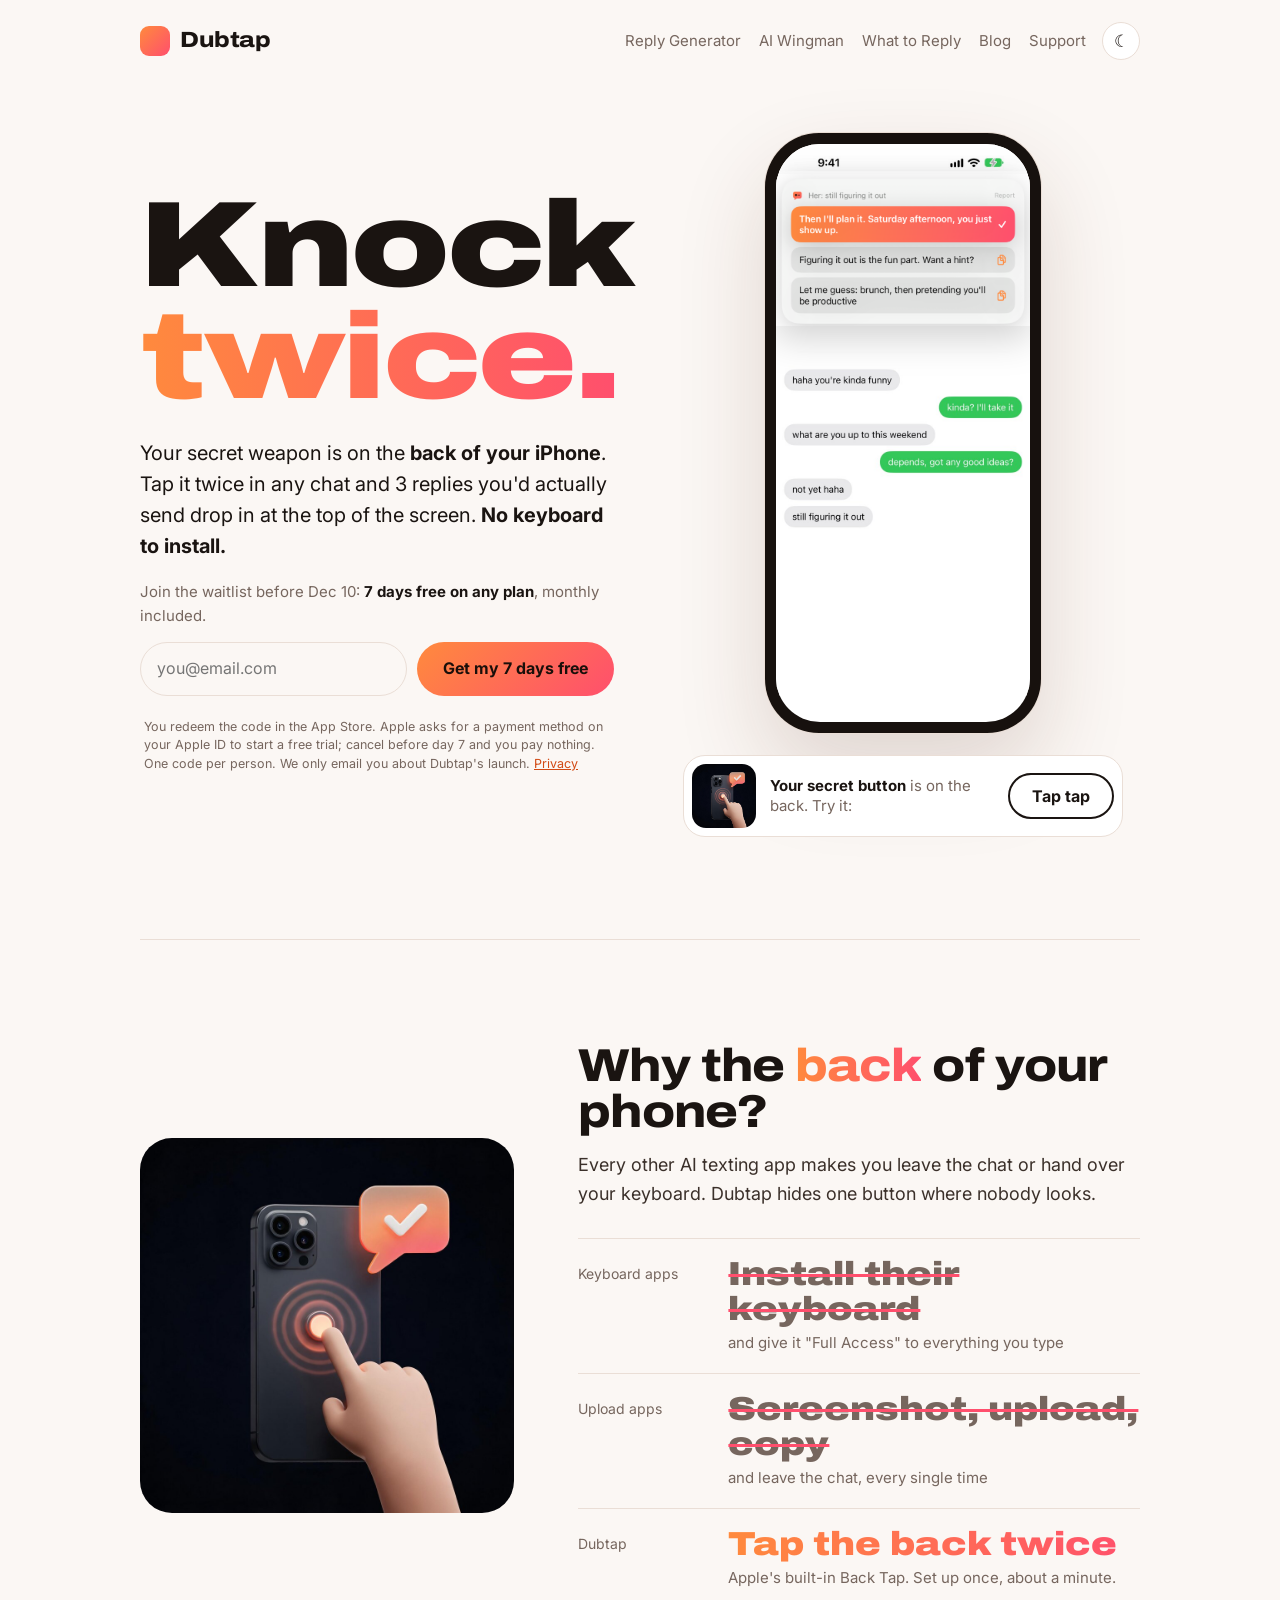
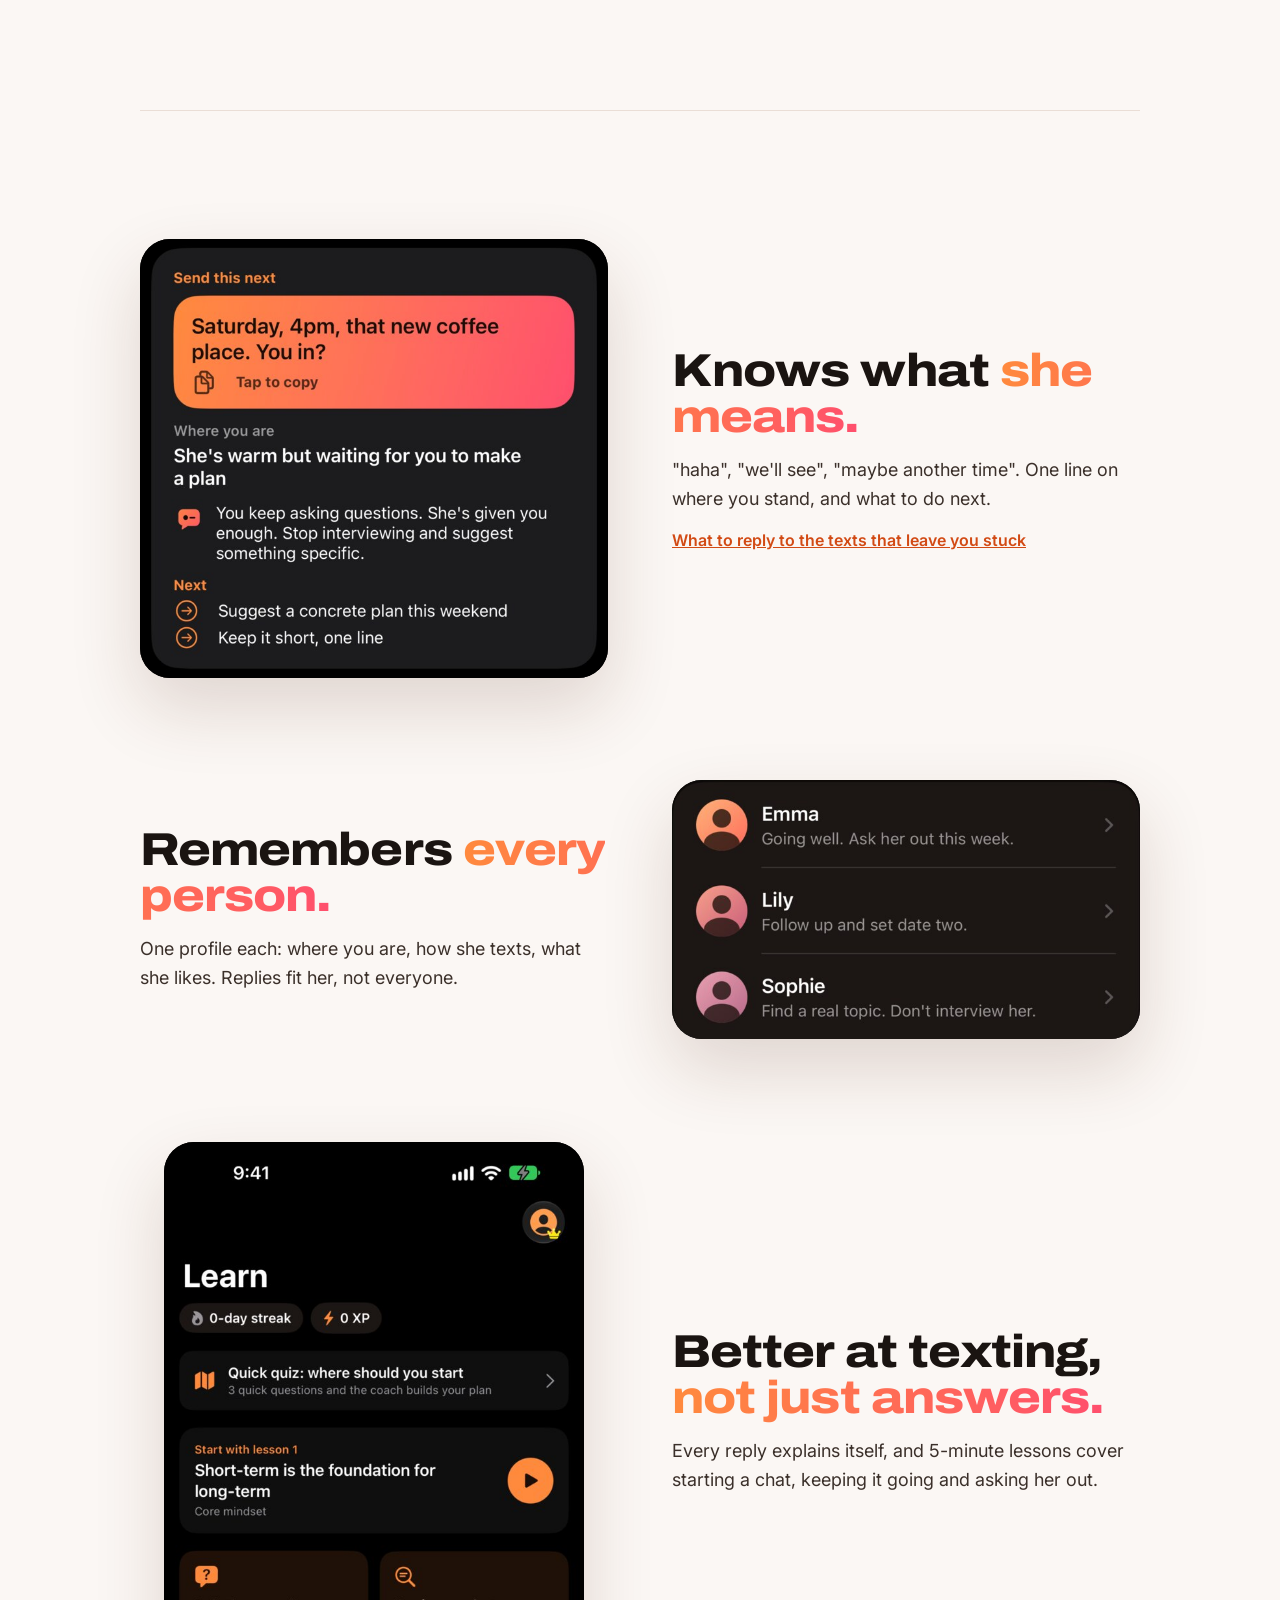
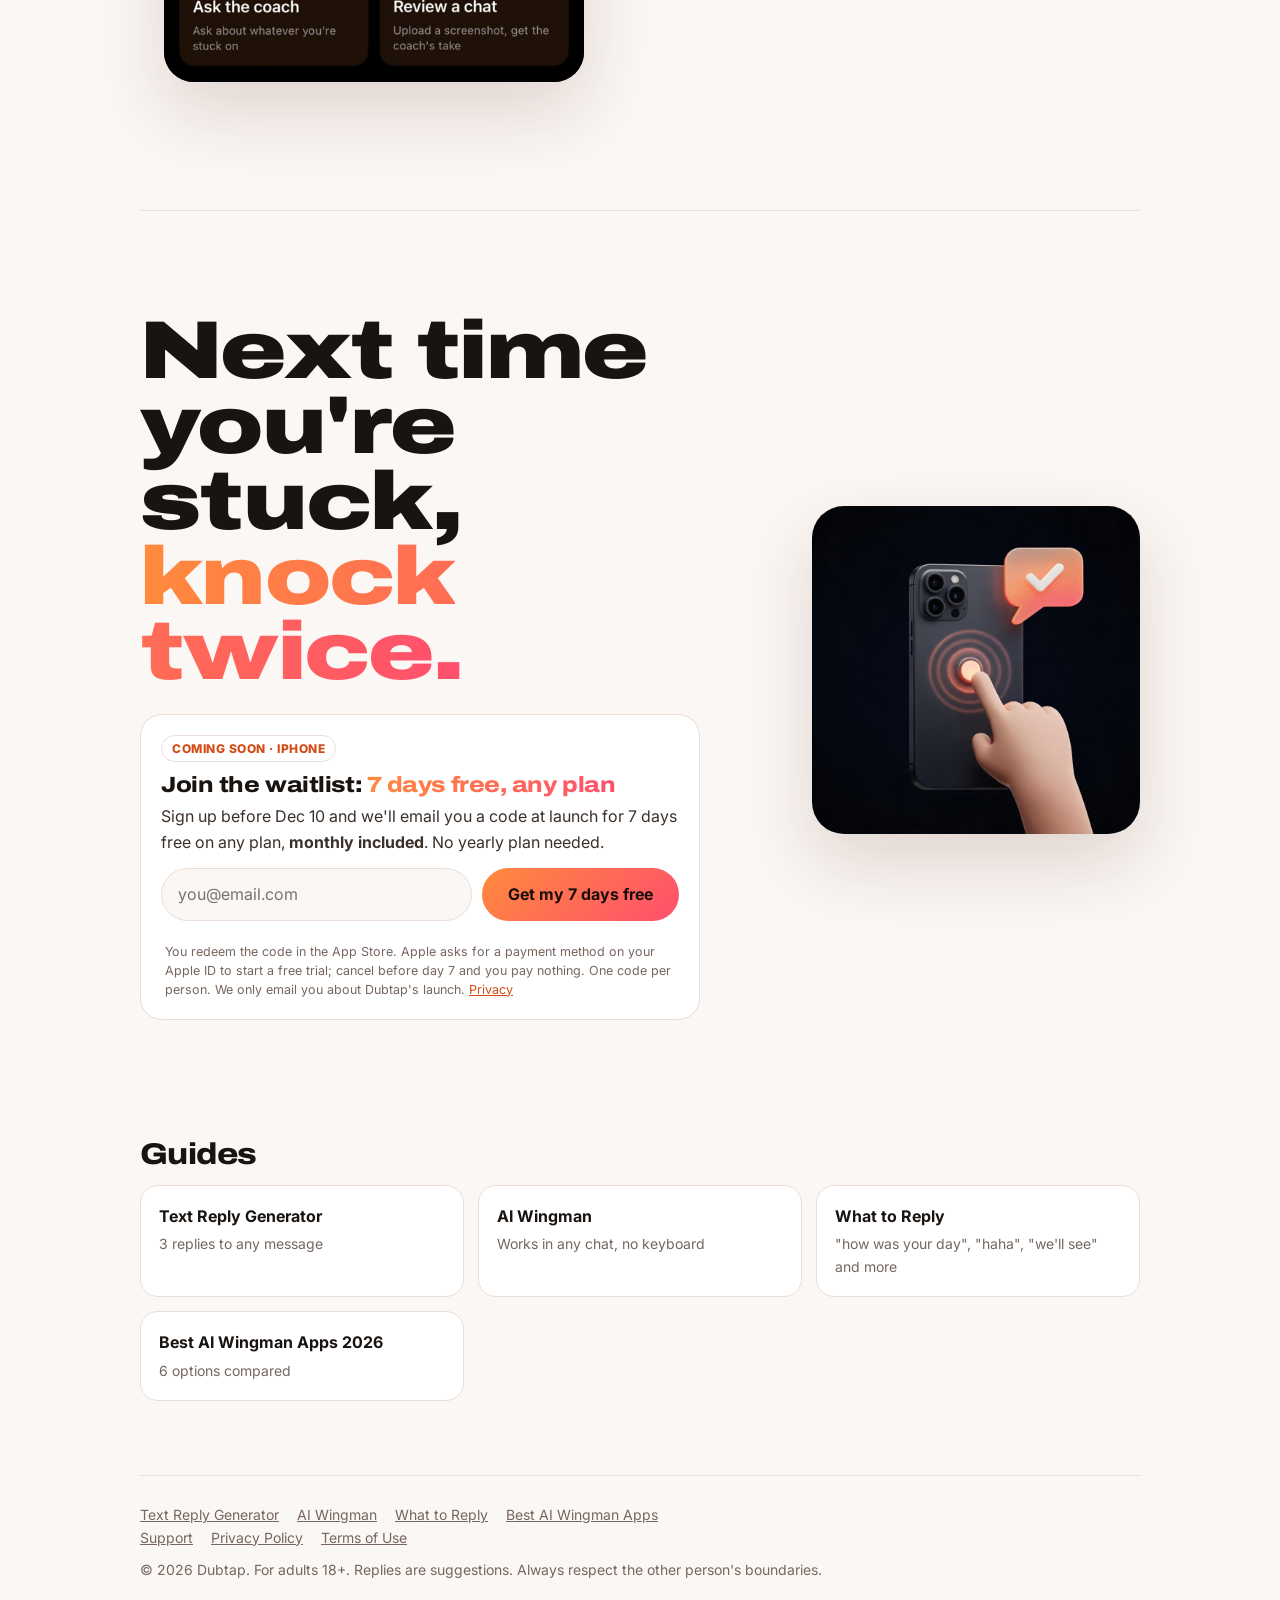
<file: index.html>
<!doctype html>
<html lang="en">
<head>
<meta charset="utf-8">
<meta name="viewport" content="width=device-width,initial-scale=1">
<!-- Google tag (gtag.js) -->
<script async src="https://www.googletagmanager.com/gtag/js?id=G-SCX7QS1SBQ"></script>
<script>window.dataLayer = window.dataLayer || []; function gtag(){dataLayer.push(arguments);} gtag('js', new Date()); gtag('config', 'G-SCX7QS1SBQ');</script>
<title>Dubtap: What to Text Her</title>
<meta name="description" content="Stuck on what to text back? Double-tap the back of your iPhone in any chat and get 3 replies you&#x27;d actually send, plus what her message really means.">
<link rel="canonical" href="https://dubtap.app/">
<meta property="og:site_name" content="Dubtap">
<meta property="og:type" content="website">
<meta property="og:url" content="https://dubtap.app/">
<meta property="og:title" content="Dubtap: What to Text Her">
<meta property="og:description" content="Stuck on what to text back? Double-tap the back of your iPhone in any chat and get 3 replies you&#x27;d actually send, plus what her message really means.">
<meta property="og:image" content="https://dubtap.app/assets/og.jpg">
<meta property="og:image:width" content="1200">
<meta property="og:image:height" content="630">
<meta name="twitter:card" content="summary_large_image">
<link rel="icon" href="/favicon.svg" type="image/svg+xml">
<link rel="icon" href="/favicon-32.png" sizes="32x32" type="image/png">
<link rel="apple-touch-icon" href="/apple-touch-icon.png">
<script>try{var t=localStorage.getItem("theme");if(t=="light"||t=="dark")document.documentElement.setAttribute("data-theme",t)}catch(e){}</script>
<link rel="preconnect" href="https://fonts.googleapis.com"><link rel="preconnect" href="https://fonts.gstatic.com" crossorigin><link href="https://fonts.googleapis.com/css2?family=Archivo:wdth,wght@100..125,500..900&family=Inter:wght@400;500;600;700&display=swap" rel="stylesheet">
<link rel="stylesheet" href="/assets/site.css">
<script type="application/ld+json">{"@context": "https://schema.org", "@type": "SoftwareApplication", "name": "Dubtap", "alternateName": "Dubtap: What to Text Her", "url": "https://dubtap.app/", "applicationCategory": "LifestyleApplication", "operatingSystem": "iOS 14 or later", "description": "AI texting assistant for iPhone. Double-tap the back of your iPhone in any chat to get 3 replies and what her message means. No keyboard to install.", "image": "https://dubtap.app/assets/og.jpg", "screenshot": "https://dubtap.app/assets/reply.jpg", "offers": {"@type": "Offer", "price": "0", "priceCurrency": "USD", "description": "Free download. Subscription with 7-day free trial on the yearly plan."}, "publisher": {"@type": "Organization", "name": "Dubtap", "url": "https://dubtap.app/"}}</script>
<script type="application/ld+json">{"@context": "https://schema.org", "@type": "WebSite", "name": "Dubtap", "url": "https://dubtap.app/"}</script>
<script src="/assets/theme.js" defer></script>
<script src="/assets/waitlist.js" defer></script>
</head>
<body>
<div class="wrap">
<header>
  <a class="brand" href="/"><span class="dot"></span>Dubtap</a>
  <div class="hdr-r"><nav><a href="/text-reply-generator/">Reply Generator</a><a href="/ai-wingman/">AI Wingman</a><a href="/what-she-means/">What to Reply</a><a href="/blog/best-ai-wingman-apps-2026/">Blog</a><a href="/support/">Support</a></nav><button class="theme" type="button" aria-label="Toggle light and dark mode" title="Light / dark"><span class="moon">☾</span><span class="sun">☀</span></button></div>
</header>
<main class="home">
<section class="h-hero">
  <div class="h-copy">
    <h1 class="h-title">Knock<br><span class="grad">twice.</span></h1>
    <p class="lede">Your secret weapon is on the <strong>back of your iPhone</strong>. Tap it twice in any chat and 3 replies you'd actually send drop in at the top of the screen. <strong>No keyboard to install.</strong></p>
    <p class="h-offer">Join the waitlist before Dec 10: <strong>7 days free on any plan</strong>, monthly included.</p>
    <div class="wl-box" id="waitlist"><form class="wl" data-source="/" novalidate><input type="email" name="email" placeholder="you@email.com" autocomplete="email" required aria-label="Email address"><input type="text" name="website" tabindex="-1" autocomplete="off" class="wl-hp" aria-hidden="true"><button type="submit" class="btn">Get my 7 days free</button><p class="wl-msg" role="status" aria-live="polite"></p></form><p class="wl-fine">You redeem the code in the App Store. Apple asks for a payment method on your Apple ID to start a free trial; cancel before day 7 and you pay nothing. One code per person. We only email you about Dubtap's launch. <a href="/privacy/">Privacy</a></p></div>
  </div>
  <div class="h-demo">
    <div class="h-phone" id="h-phone"><div class="h-screen">
      <img src="/assets/ui-chat.jpg" width="660" height="1434" alt="An iMessage chat: she says still figuring it out">
      <img class="h-card" id="h-card" src="/assets/ui-replies.png" width="660" height="395" alt="Dubtap's 3 replies at the top of the screen, the first one already copied">
    </div></div>
    <div class="h-strip">
      <img src="/assets/secret-button.jpg" width="900" height="900" alt="Illustration: a finger taps a glowing hidden button on the back of a phone and a reply flies out">
      <p><strong>Your secret button</strong> is on the back. Try it:</p>
      <button type="button" id="h-tt">Tap tap</button>
    </div>
  </div>
</section>

<section class="h-why">
  <div class="h-why-art"><img src="/assets/secret-button.jpg" width="900" height="900" loading="lazy" alt="Illustration of the secret button on the back of the phone"></div>
  <div>
    <h2 class="h-h2">Why the <span class="grad">back</span> of your phone?</h2>
    <p class="h-sub">Every other AI texting app makes you leave the chat or hand over your keyboard. Dubtap hides one button where nobody looks.</p>
    <ol class="h-ways">
      <li class="old"><span>Keyboard apps</span><b>Install their keyboard</b><em>and give it "Full Access" to everything you type</em></li>
      <li class="old"><span>Upload apps</span><b>Screenshot, upload, copy</b><em>and leave the chat, every single time</em></li>
      <li class="new"><span>Dubtap</span><b>Tap the back twice</b><em>Apple's built-in Back Tap. Set up once, about a minute.</em></li>
    </ol>
  </div>
</section>

<section class="h-feat">
  <div class="h-row">
    <div class="h-shot"><img src="/assets/ui-she-means.jpg" width="720" height="674" loading="lazy" alt="Dubtap card: send this next, and where you are with her"></div>
    <div><h2 class="h-h2">Knows what <span class="grad">she means.</span></h2><p class="h-sub">"haha", "we'll see", "maybe another time". One line on where you stand, and what to do next.</p><p class="h-link"><a href="/what-she-means/">What to reply to the texts that leave you stuck</a></p></div>
  </div>
  <div class="h-row flip">
    <div class="h-shot"><img src="/assets/ui-people.jpg" width="720" height="399" loading="lazy" alt="Dubtap people list: Emma, Lily, Sophie, each with a next step"></div>
    <div><h2 class="h-h2">Remembers <span class="grad">every person.</span></h2><p class="h-sub">One profile each: where you are, how she texts, what she likes. Replies fit her, not everyone.</p></div>
  </div>
  <div class="h-row">
    <div class="h-shot tall"><img src="/assets/ui-learn.jpg" width="600" height="773" loading="lazy" alt="Dubtap lessons screen"></div>
    <div><h2 class="h-h2">Better at texting, <span class="grad">not just answers.</span></h2><p class="h-sub">Every reply explains itself, and 5-minute lessons cover starting a chat, keeping it going and asking her out.</p></div>
  </div>
</section>

<section class="h-end">
  <div>
    <h2 class="h-title h-end-title">Next time you're stuck, <span class="grad">knock twice.</span></h2>
    <div class="wl-box"><div class="wl-head"><span class="wl-badge">Coming soon · iPhone</span><h3>Join the waitlist: <span class="grad">7 days free, any plan</span></h3><p>Sign up before Dec 10 and we'll email you a code at launch for 7 days free on any plan, <strong>monthly included</strong>. No yearly plan needed.</p></div><form class="wl" data-source="/#end" novalidate><input type="email" name="email" placeholder="you@email.com" autocomplete="email" required aria-label="Email address"><input type="text" name="website" tabindex="-1" autocomplete="off" class="wl-hp" aria-hidden="true"><button type="submit" class="btn">Get my 7 days free</button><p class="wl-msg" role="status" aria-live="polite"></p></form><p class="wl-fine">You redeem the code in the App Store. Apple asks for a payment method on your Apple ID to start a free trial; cancel before day 7 and you pay nothing. One code per person. We only email you about Dubtap's launch. <a href="/privacy/">Privacy</a></p></div>
  </div>
  <img class="h-end-art" src="/assets/secret-button.jpg" width="900" height="900" loading="lazy" alt="">
</section>

<section class="guides">
<h2 class="h-h2" style="font-size:30px">Guides</h2>
<div class="more"><a href="/text-reply-generator/">Text Reply Generator<span>3 replies to any message</span></a><a href="/ai-wingman/">AI Wingman<span>Works in any chat, no keyboard</span></a><a href="/what-she-means/">What to Reply<span>"how was your day", "haha", "we'll see" and more</span></a><a href="/blog/best-ai-wingman-apps-2026/">Best AI Wingman Apps 2026<span>6 options compared</span></a></div>
</section>
</main>
<footer>
  <a href="/text-reply-generator/">Text Reply Generator</a><a href="/ai-wingman/">AI Wingman</a><a href="/what-she-means/">What to Reply</a><a href="/blog/best-ai-wingman-apps-2026/">Best AI Wingman Apps</a><br><a href="/support/">Support</a><a href="/privacy/">Privacy Policy</a><a href="/terms/">Terms of Use</a>
  <div style="margin-top:10px">© 2026 Dubtap. For adults 18+. Replies are suggestions. Always respect the other person's boundaries.</div>
</footer>
</div>
<script>
(function(){
  var ph=document.getElementById('h-phone'),card=document.getElementById('h-card'),on=false,last=0;
  if(!ph||!card)return;
  function knock(){ph.classList.remove('knock');void ph.offsetWidth;ph.classList.add('knock');
    setTimeout(function(){on=!on;card.classList.toggle('on',on)},420);}
  document.getElementById('h-tt').addEventListener('click',knock);
  document.addEventListener('keydown',function(e){if(e.code!=='Space'||/INPUT|BUTTON|TEXTAREA/.test(document.activeElement.tagName))return;e.preventDefault();var t=Date.now();if(t-last<450){knock();last=0}else last=t;});
  if(!window.matchMedia||!matchMedia('(prefers-reduced-motion: reduce)').matches){setTimeout(knock,1400)}else{card.classList.add('on');on=true}
})();
</script>
</body>
</html>
</file>
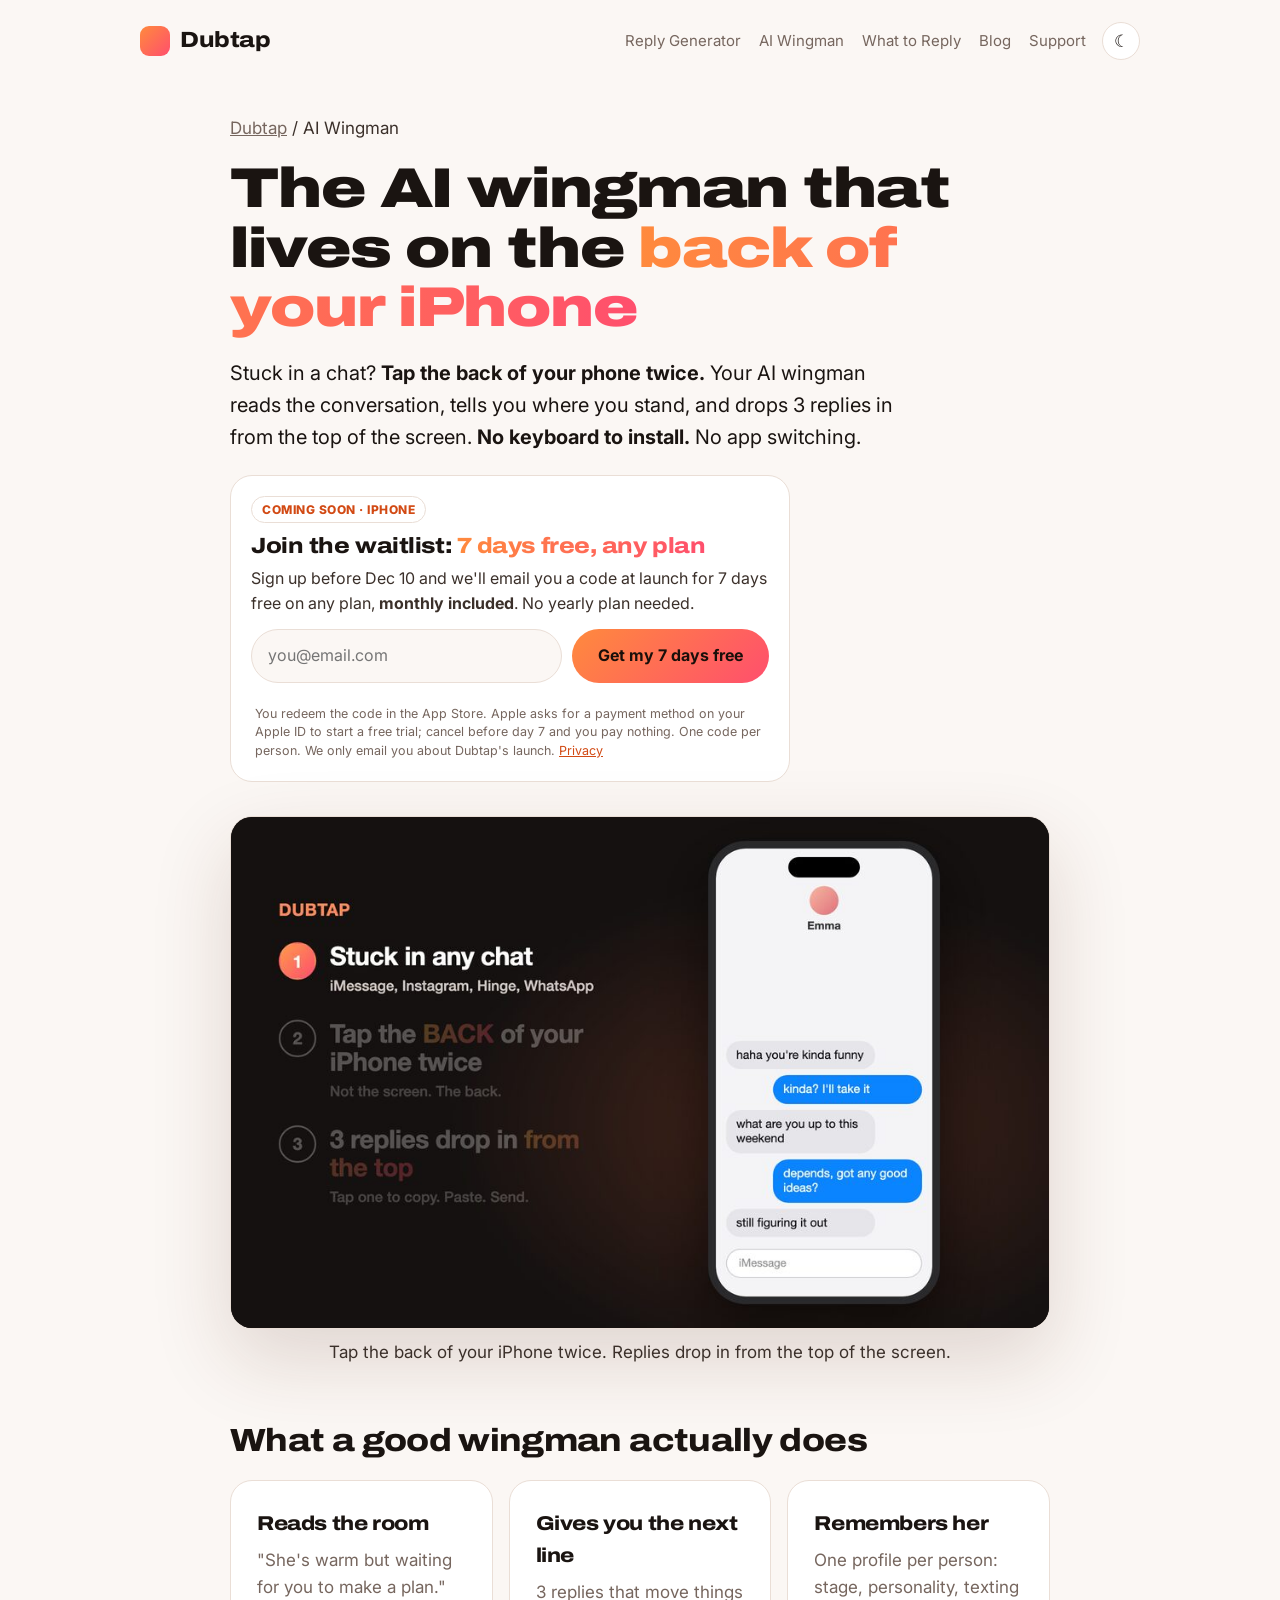
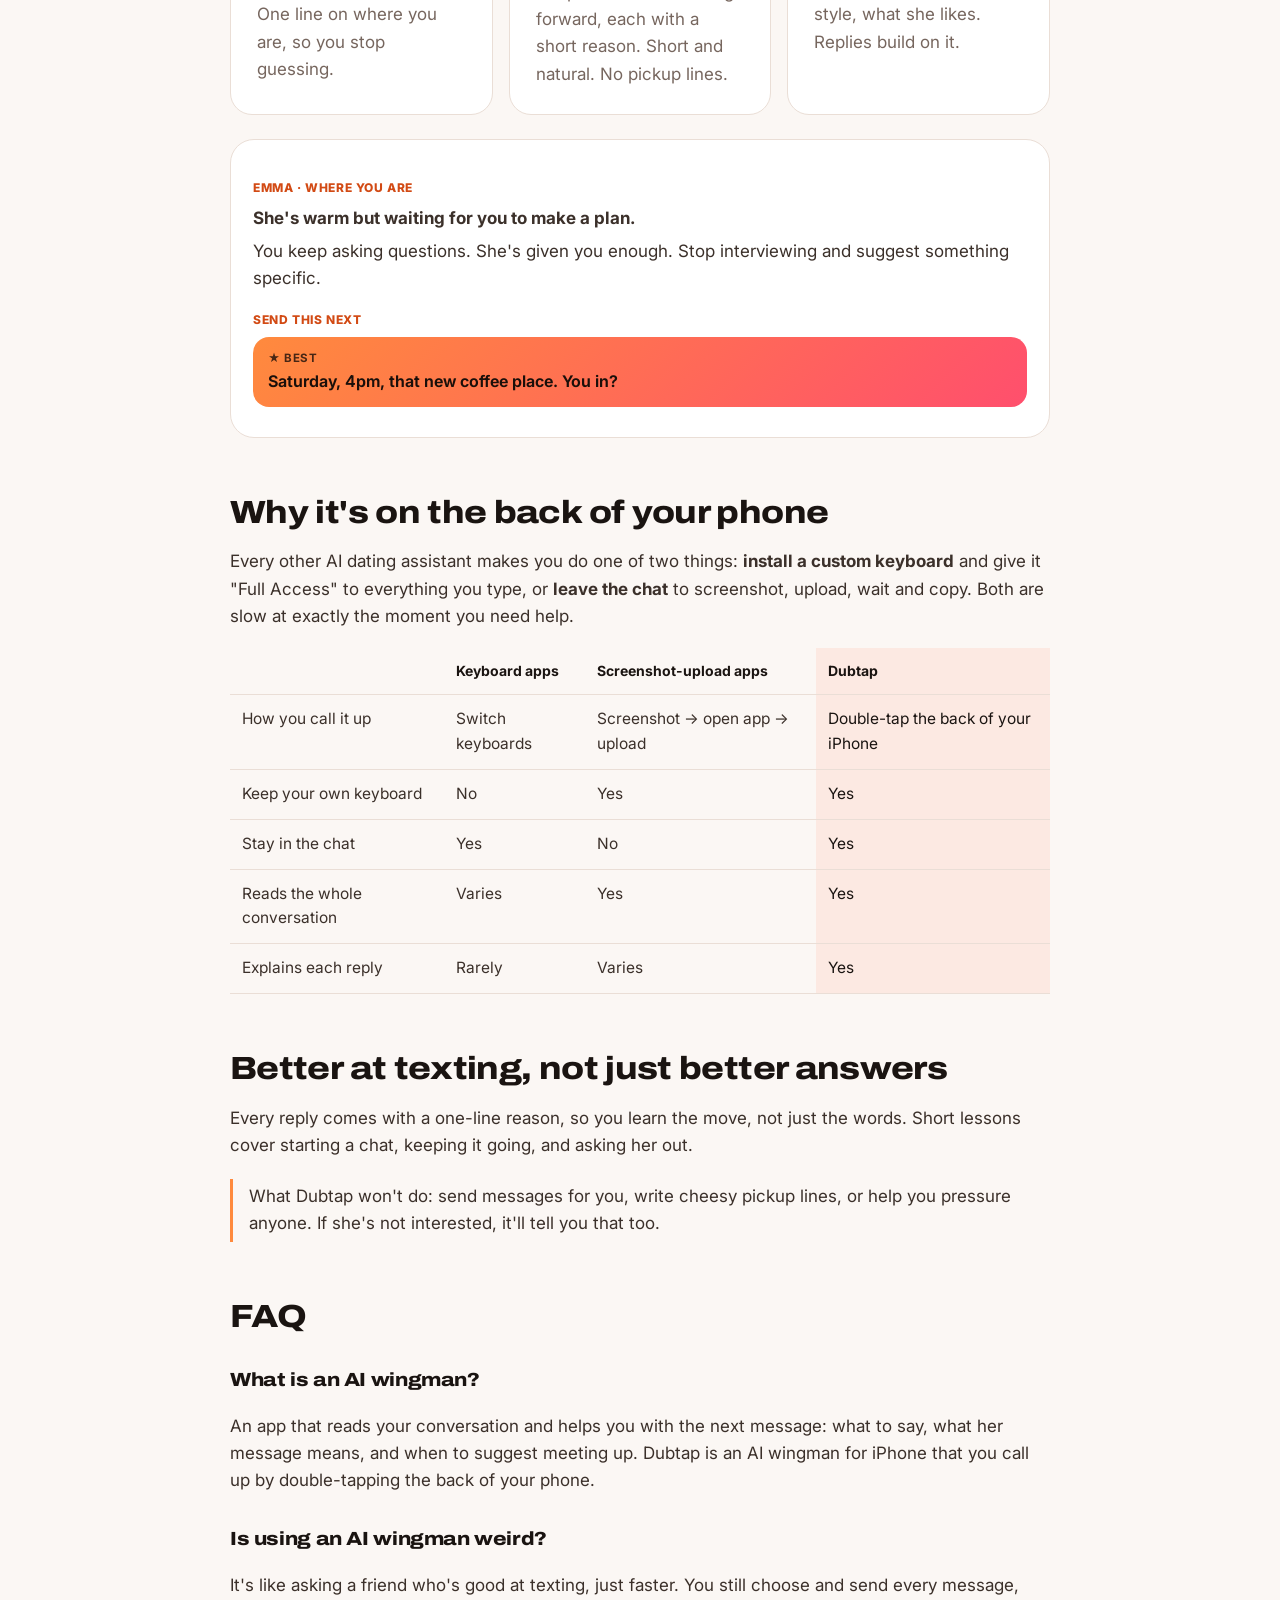
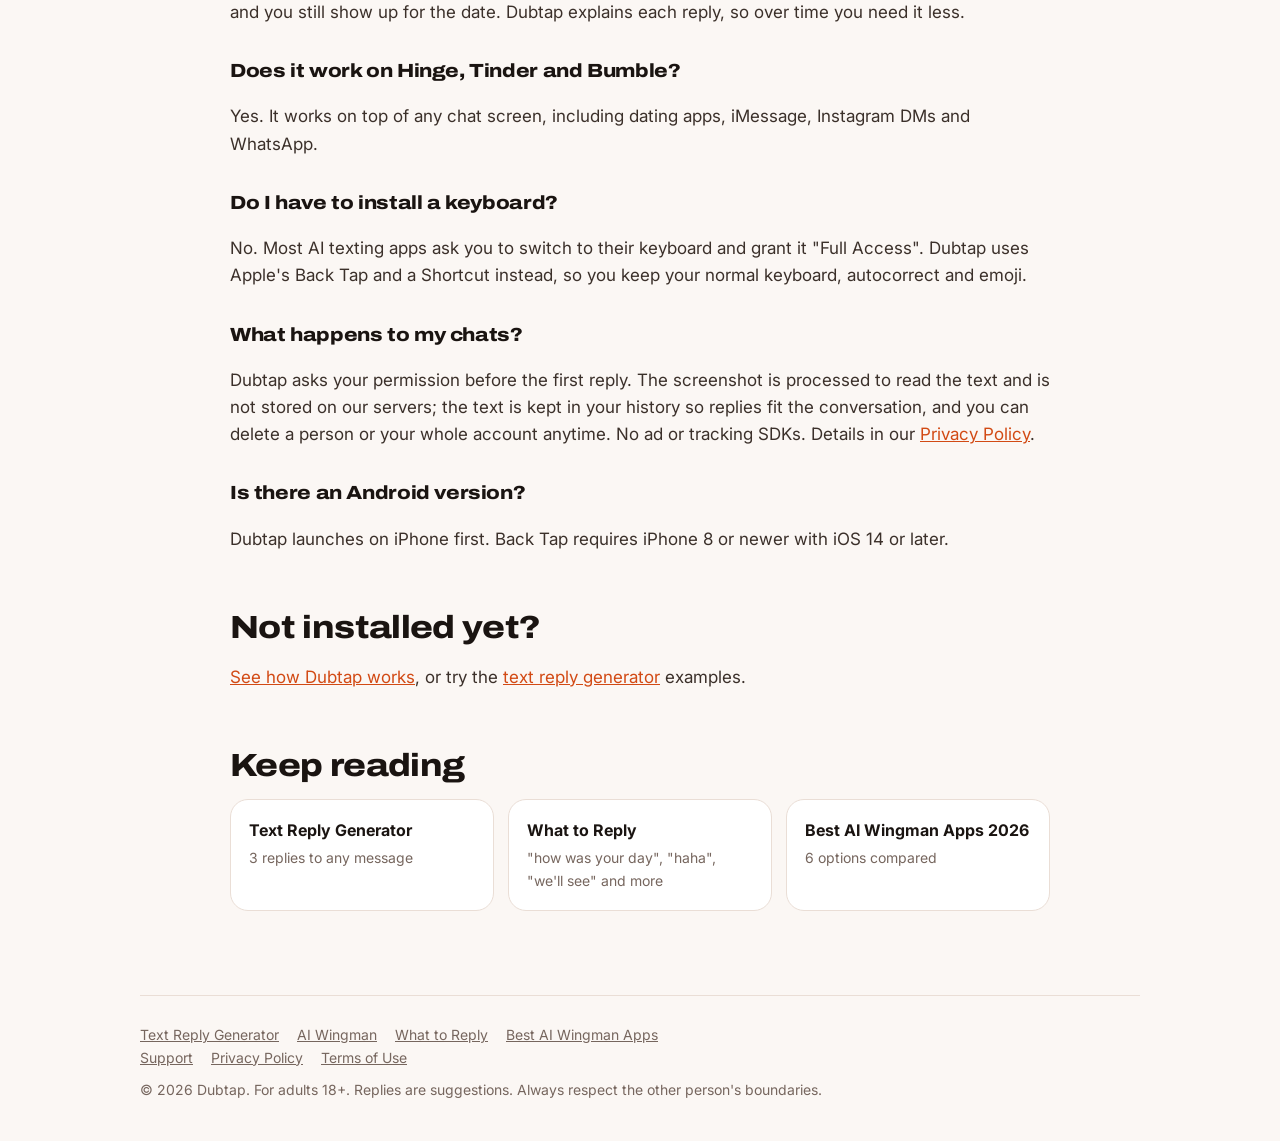
<file: ai-wingman/index.html>
<!doctype html>
<html lang="en">
<head>
<meta charset="utf-8">
<meta name="viewport" content="width=device-width,initial-scale=1">
<!-- Google tag (gtag.js) -->
<script async src="https://www.googletagmanager.com/gtag/js?id=G-SCX7QS1SBQ"></script>
<script>window.dataLayer = window.dataLayer || []; function gtag(){dataLayer.push(arguments);} gtag('js', new Date()); gtag('config', 'G-SCX7QS1SBQ');</script>
<title>AI Wingman for Texting, No Keyboard Needed | Dubtap</title>
<meta name="description" content="Dubtap is an AI wingman and dating assistant for iPhone. Double-tap the back of your phone in any chat to see where you stand and get 3 replies. No keyboard to install.">
<link rel="canonical" href="https://dubtap.app/ai-wingman/">
<meta property="og:site_name" content="Dubtap">
<meta property="og:type" content="website">
<meta property="og:url" content="https://dubtap.app/ai-wingman/">
<meta property="og:title" content="AI Wingman for Texting, No Keyboard Needed | Dubtap">
<meta property="og:description" content="Dubtap is an AI wingman and dating assistant for iPhone. Double-tap the back of your phone in any chat to see where you stand and get 3 replies. No keyboard to install.">
<meta property="og:image" content="https://dubtap.app/assets/og.jpg">
<meta property="og:image:width" content="1200">
<meta property="og:image:height" content="630">
<meta name="twitter:card" content="summary_large_image">
<link rel="icon" href="/favicon.svg" type="image/svg+xml">
<link rel="icon" href="/favicon-32.png" sizes="32x32" type="image/png">
<link rel="apple-touch-icon" href="/apple-touch-icon.png">
<script>try{var t=localStorage.getItem("theme");if(t=="light"||t=="dark")document.documentElement.setAttribute("data-theme",t)}catch(e){}</script>
<link rel="preconnect" href="https://fonts.googleapis.com"><link rel="preconnect" href="https://fonts.gstatic.com" crossorigin><link href="https://fonts.googleapis.com/css2?family=Archivo:wdth,wght@100..125,500..900&family=Inter:wght@400;500;600;700&display=swap" rel="stylesheet">
<link rel="stylesheet" href="/assets/site.css">
<script type="application/ld+json">{"@context": "https://schema.org", "@type": "FAQPage", "mainEntity": [{"@type": "Question", "name": "What is an AI wingman?", "acceptedAnswer": {"@type": "Answer", "text": "An app that reads your conversation and helps you with the next message: what to say, what her message means, and when to suggest meeting up. Dubtap is an AI wingman for iPhone that you call up by double-tapping the back of your phone."}}, {"@type": "Question", "name": "Is using an AI wingman weird?", "acceptedAnswer": {"@type": "Answer", "text": "It's like asking a friend who's good at texting, just faster. You still choose and send every message, and you still show up for the date. Dubtap explains each reply, so over time you need it less."}}, {"@type": "Question", "name": "Does it work on Hinge, Tinder and Bumble?", "acceptedAnswer": {"@type": "Answer", "text": "Yes. It works on top of any chat screen, including dating apps, iMessage, Instagram DMs and WhatsApp."}}, {"@type": "Question", "name": "Do I have to install a keyboard?", "acceptedAnswer": {"@type": "Answer", "text": "No. Most AI texting apps ask you to switch to their keyboard and grant it \"Full Access\". Dubtap uses Apple's Back Tap and a Shortcut instead, so you keep your normal keyboard, autocorrect and emoji."}}, {"@type": "Question", "name": "What happens to my chats?", "acceptedAnswer": {"@type": "Answer", "text": "Dubtap asks your permission before the first reply. The screenshot is processed to read the text and is not stored on our servers; the text is kept in your history so replies fit the conversation, and you can delete a person or your whole account anytime. No ad or tracking SDKs. Details in our Privacy Policy."}}, {"@type": "Question", "name": "Is there an Android version?", "acceptedAnswer": {"@type": "Answer", "text": "Dubtap launches on iPhone first. Back Tap requires iPhone 8 or newer with iOS 14 or later."}}]}</script>
<script type="application/ld+json">{"@context": "https://schema.org", "@type": "BreadcrumbList", "itemListElement": [{"@type": "ListItem", "position": 1, "name": "Dubtap", "item": "https://dubtap.app/"}, {"@type": "ListItem", "position": 2, "name": "AI Wingman", "item": "https://dubtap.app/ai-wingman/"}]}</script>
<script src="/assets/theme.js" defer></script>
<script src="/assets/waitlist.js" defer></script>
</head>
<body>
<div class="wrap">
<header>
  <a class="brand" href="/"><span class="dot"></span>Dubtap</a>
  <div class="hdr-r"><nav><a href="/text-reply-generator/">Reply Generator</a><a href="/ai-wingman/">AI Wingman</a><a href="/what-she-means/">What to Reply</a><a href="/blog/best-ai-wingman-apps-2026/">Blog</a><a href="/support/">Support</a></nav><button class="theme" type="button" aria-label="Toggle light and dark mode" title="Light / dark"><span class="moon">☾</span><span class="sun">☀</span></button></div>
</header>
<main class="page">
<p class="crumbs"><a href="/">Dubtap</a> / AI Wingman</p>
<h1>The AI wingman that lives on the <span class="grad">back of your iPhone</span></h1>
<p class="lede">Stuck in a chat? <strong>Tap the back of your phone twice.</strong> Your AI wingman reads the conversation, tells you where you stand, and drops 3 replies in from the top of the screen. <strong>No keyboard to install.</strong> No app switching.</p>
<div class="wl-box"><div class="wl-head"><span class="wl-badge">Coming soon · iPhone</span><h3>Join the waitlist: <span class="grad">7 days free, any plan</span></h3><p>Sign up before Dec 10 and we'll email you a code at launch for 7 days free on any plan, <strong>monthly included</strong>. No yearly plan needed.</p></div><form class="wl" data-source="/ai-wingman/" novalidate><input type="email" name="email" placeholder="you@email.com" autocomplete="email" required aria-label="Email address"><input type="text" name="website" tabindex="-1" autocomplete="off" class="wl-hp" aria-hidden="true"><button type="submit" class="btn">Get my 7 days free</button><p class="wl-msg" role="status" aria-live="polite"></p></form><p class="wl-fine">You redeem the code in the App Store. Apple asks for a payment method on your Apple ID to start a free trial; cancel before day 7 and you pay nothing. One code per person. We only email you about Dubtap's launch. <a href="/privacy/">Privacy</a></p></div>
<div class="gifbox"><video autoplay muted loop playsinline preload="metadata" width="960" height="600" poster="/assets/dubtap-double-tap-poster.jpg" aria-label="Double-tap the back of the iPhone, then 3 replies drop in from the top of the screen"><source src="/assets/dubtap-double-tap.mp4" type="video/mp4"></video></div><p class="cap">Tap the back of your iPhone twice. Replies drop in from the top of the screen.</p>

<h2>What a good wingman actually does</h2>
<div class="steps3">
  <div class="card"><h3>Reads the room</h3><p>"She's warm but waiting for you to make a plan." One line on where you are, so you stop guessing.</p></div>
  <div class="card"><h3>Gives you the next line</h3><p>3 replies that move things forward, each with a short reason. Short and natural. No pickup lines.</p></div>
  <div class="card"><h3>Remembers her</h3><p>One profile per person: stage, personality, texting style, what she likes. Replies build on it.</p></div>
</div>

<div class="chat">
  <div class="label">Emma · where you are</div>
  <p style="margin:0 0 6px"><strong>She's warm but waiting for you to make a plan.</strong></p>
  <p class="why" style="margin-top:0">You keep asking questions. She's given you enough. Stop interviewing and suggest something specific.</p>
  <div class="label">Send this next</div>
  <div class="rep best"><b>★ BEST</b>Saturday, 4pm, that new coffee place. You in?</div>
</div>

<h2>Why it's on the back of your phone</h2>
<p>Every other AI dating assistant makes you do one of two things: <strong>install a custom keyboard</strong> and give it "Full Access" to everything you type, or <strong>leave the chat</strong> to screenshot, upload, wait and copy. Both are slow at exactly the moment you need help.</p>
<div class="tbl"><table>
<tr><th></th><th>Keyboard apps</th><th>Screenshot-upload apps</th><th class="us">Dubtap</th></tr>
<tr><td>How you call it up</td><td>Switch keyboards</td><td>Screenshot → open app → upload</td><td class="us">Double-tap the back of your iPhone</td></tr>
<tr><td>Keep your own keyboard</td><td>No</td><td>Yes</td><td class="us">Yes</td></tr>
<tr><td>Stay in the chat</td><td>Yes</td><td>No</td><td class="us">Yes</td></tr>
<tr><td>Reads the whole conversation</td><td>Varies</td><td>Yes</td><td class="us">Yes</td></tr>
<tr><td>Explains each reply</td><td>Rarely</td><td>Varies</td><td class="us">Yes</td></tr>
</table></div>

<h2>Better at texting, not just better answers</h2>
<p>Every reply comes with a one-line reason, so you learn the move, not just the words. Short lessons cover starting a chat, keeping it going, and asking her out.</p>
<p class="note-box">What Dubtap won't do: send messages for you, write cheesy pickup lines, or help you pressure anyone. If she's not interested, it'll tell you that too.</p>

<h2>FAQ</h2>
<section class="faq">
<h3>What is an AI wingman?</h3><p>An app that reads your conversation and helps you with the next message: what to say, what her message means, and when to suggest meeting up. Dubtap is an AI wingman for iPhone that you call up by double-tapping the back of your phone.</p>
<h3>Is using an AI wingman weird?</h3><p>It's like asking a friend who's good at texting, just faster. You still choose and send every message, and you still show up for the date. Dubtap explains each reply, so over time you need it less.</p>
<h3>Does it work on Hinge, Tinder and Bumble?</h3><p>Yes. It works on top of any chat screen, including dating apps, iMessage, Instagram DMs and WhatsApp.</p>
<h3>Do I have to install a keyboard?</h3><p>No. Most AI texting apps ask you to switch to their keyboard and grant it "Full Access". Dubtap uses Apple's Back Tap and a Shortcut instead, so you keep your normal keyboard, autocorrect and emoji.</p>
<h3>What happens to my chats?</h3><p>Dubtap asks your permission before the first reply. The screenshot is processed to read the text and is not stored on our servers; the text is kept in your history so replies fit the conversation, and you can delete a person or your whole account anytime. No ad or tracking SDKs. Details in our <a href="/privacy/">Privacy Policy</a>.</p>
<h3>Is there an Android version?</h3><p>Dubtap launches on iPhone first. Back Tap requires iPhone 8 or newer with iOS 14 or later.</p>
</section>

<h2>Not installed yet?</h2>
<p><a href="/">See how Dubtap works</a>, or try the <a href="/text-reply-generator/">text reply generator</a> examples.</p>
<h2>Keep reading</h2><div class="more"><a href="/text-reply-generator/">Text Reply Generator<span>3 replies to any message</span></a><a href="/what-she-means/">What to Reply<span>"how was your day", "haha", "we'll see" and more</span></a><a href="/blog/best-ai-wingman-apps-2026/">Best AI Wingman Apps 2026<span>6 options compared</span></a></div>
</main>
<footer>
  <a href="/text-reply-generator/">Text Reply Generator</a><a href="/ai-wingman/">AI Wingman</a><a href="/what-she-means/">What to Reply</a><a href="/blog/best-ai-wingman-apps-2026/">Best AI Wingman Apps</a><br><a href="/support/">Support</a><a href="/privacy/">Privacy Policy</a><a href="/terms/">Terms of Use</a>
  <div style="margin-top:10px">© 2026 Dubtap. For adults 18+. Replies are suggestions. Always respect the other person's boundaries.</div>
</footer>
</div>

</body>
</html>
</file>
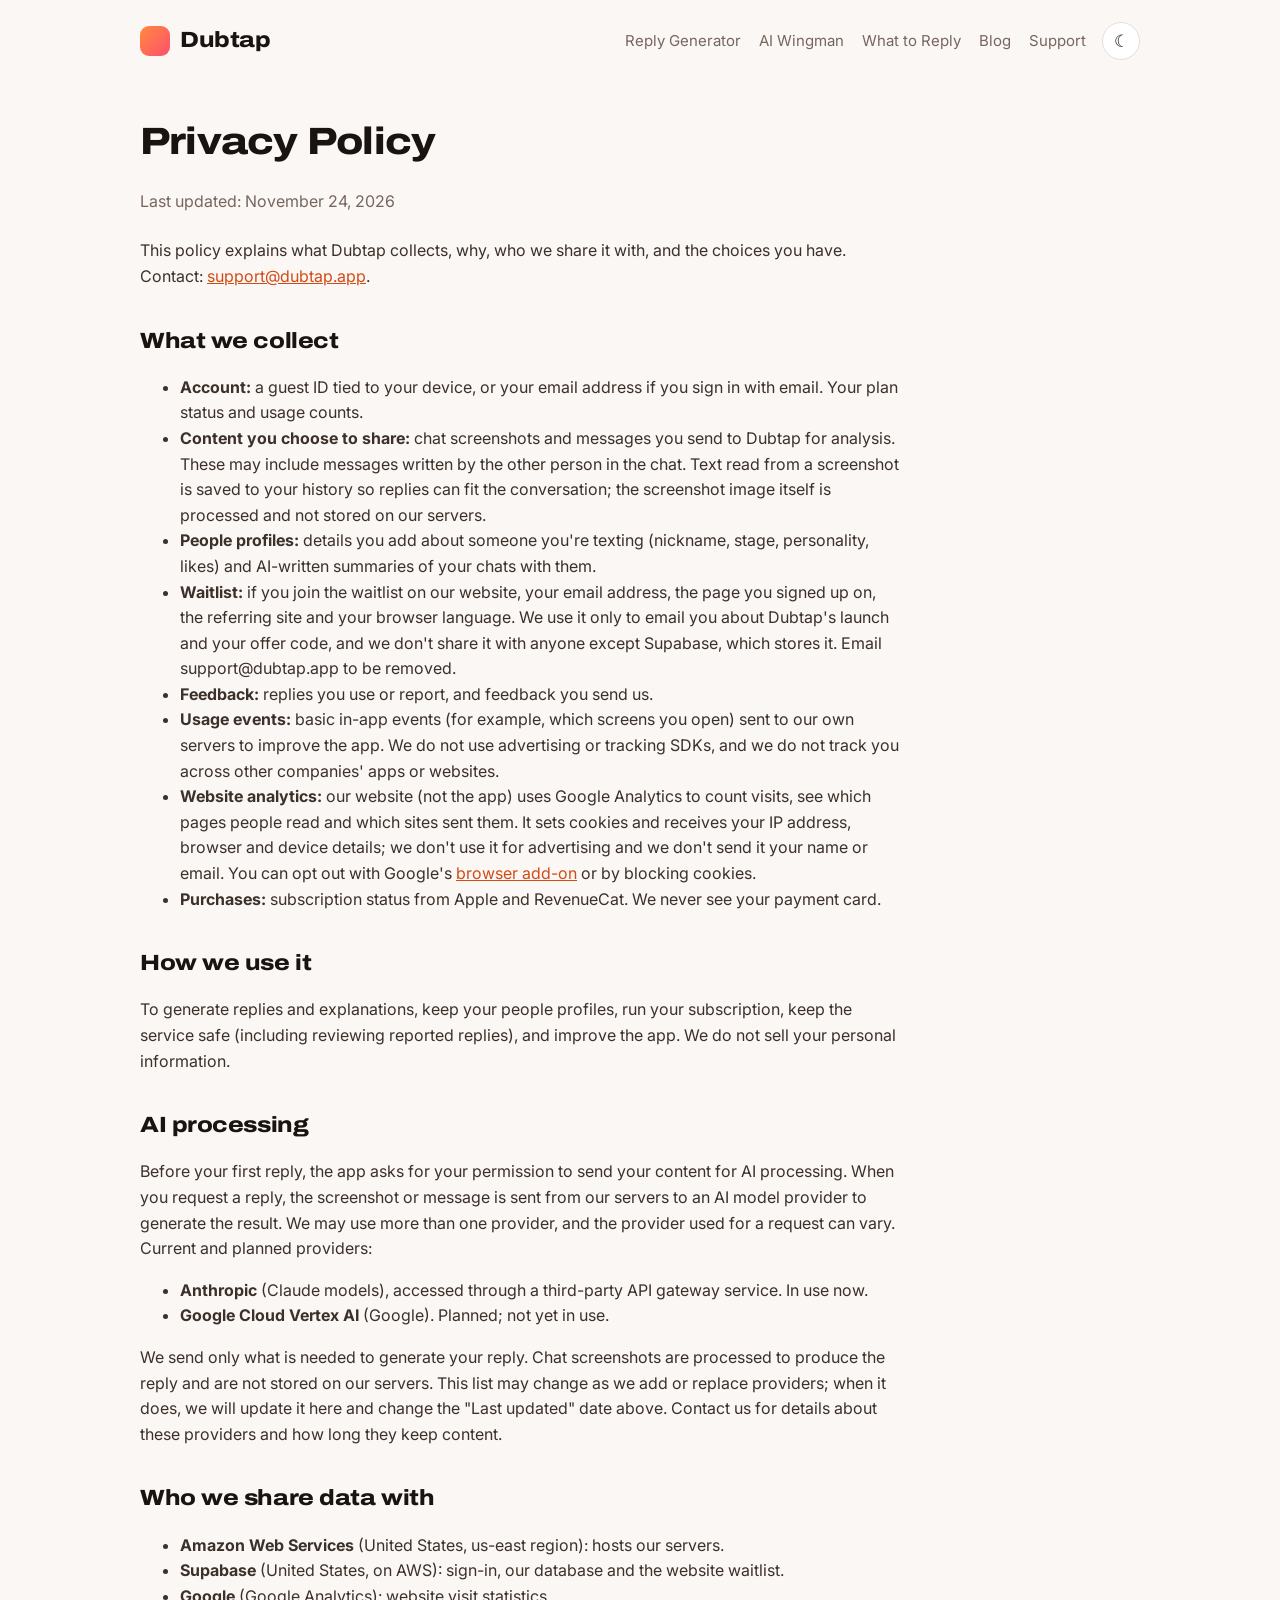
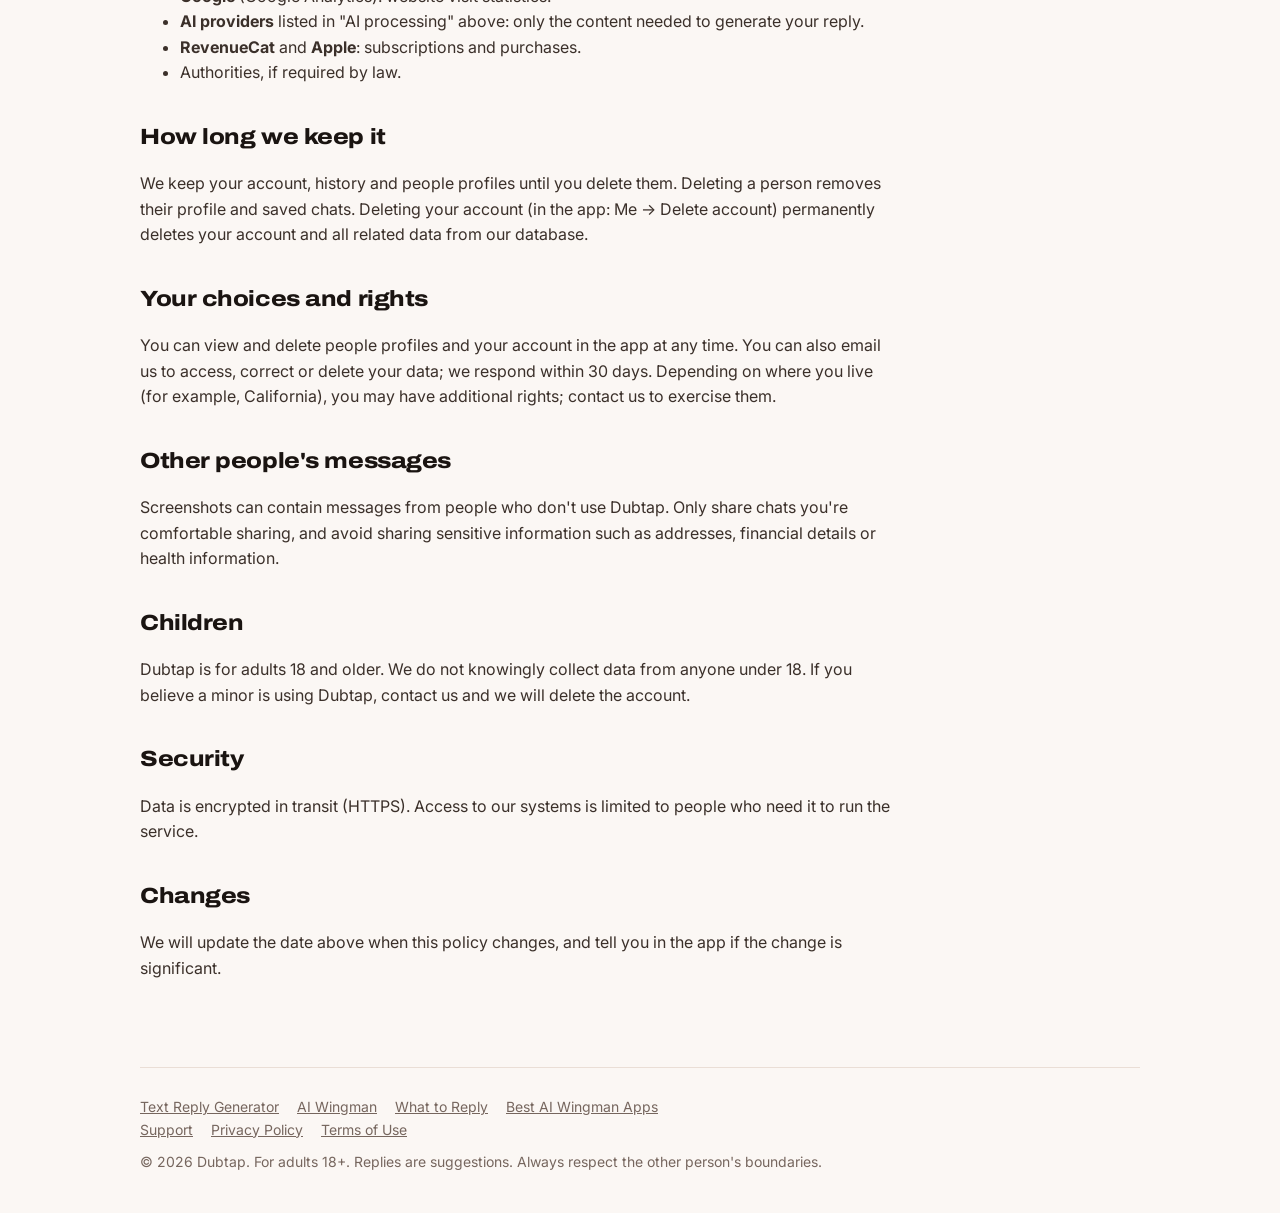
<file: privacy/index.html>
<!doctype html>
<html lang="en">
<head>
<meta charset="utf-8">
<meta name="viewport" content="width=device-width,initial-scale=1">
<!-- Google tag (gtag.js) -->
<script async src="https://www.googletagmanager.com/gtag/js?id=G-SCX7QS1SBQ"></script>
<script>window.dataLayer = window.dataLayer || []; function gtag(){dataLayer.push(arguments);} gtag('js', new Date()); gtag('config', 'G-SCX7QS1SBQ');</script>
<title>Dubtap Privacy Policy</title>
<meta name="description" content="What Dubtap collects, why, who we share it with, and how to delete your data.">
<link rel="canonical" href="https://dubtap.app/privacy/">
<meta property="og:site_name" content="Dubtap">
<meta property="og:type" content="website">
<meta property="og:url" content="https://dubtap.app/privacy/">
<meta property="og:title" content="Dubtap Privacy Policy">
<meta property="og:description" content="What Dubtap collects, why, who we share it with, and how to delete your data.">
<meta property="og:image" content="https://dubtap.app/assets/og.jpg">
<meta property="og:image:width" content="1200">
<meta property="og:image:height" content="630">
<meta name="twitter:card" content="summary_large_image">
<link rel="icon" href="/favicon.svg" type="image/svg+xml">
<link rel="icon" href="/favicon-32.png" sizes="32x32" type="image/png">
<link rel="apple-touch-icon" href="/apple-touch-icon.png">
<script>try{var t=localStorage.getItem("theme");if(t=="light"||t=="dark")document.documentElement.setAttribute("data-theme",t)}catch(e){}</script>
<link rel="preconnect" href="https://fonts.googleapis.com"><link rel="preconnect" href="https://fonts.gstatic.com" crossorigin><link href="https://fonts.googleapis.com/css2?family=Archivo:wdth,wght@100..125,500..900&family=Inter:wght@400;500;600;700&display=swap" rel="stylesheet">
<link rel="stylesheet" href="/assets/site.css">
<script src="/assets/theme.js" defer></script>
<script src="/assets/waitlist.js" defer></script>
</head>
<body>
<div class="wrap">
<header>
  <a class="brand" href="/"><span class="dot"></span>Dubtap</a>
  <div class="hdr-r"><nav><a href="/text-reply-generator/">Reply Generator</a><a href="/ai-wingman/">AI Wingman</a><a href="/what-she-means/">What to Reply</a><a href="/blog/best-ai-wingman-apps-2026/">Blog</a><a href="/support/">Support</a></nav><button class="theme" type="button" aria-label="Toggle light and dark mode" title="Light / dark"><span class="moon">☾</span><span class="sun">☀</span></button></div>
</header>
<main class="doc">
<h1>Privacy Policy</h1>
<p class="meta">Last updated: November 24, 2026</p>

<p>This policy explains what Dubtap collects, why, who we share it with, and the choices you have. Contact: <a href="mailto:support@dubtap.app">support@dubtap.app</a>.</p>

<h2>What we collect</h2>
<ul>
<li><strong>Account:</strong> a guest ID tied to your device, or your email address if you sign in with email. Your plan status and usage counts.</li>
<li><strong>Content you choose to share:</strong> chat screenshots and messages you send to Dubtap for analysis. These may include messages written by the other person in the chat. Text read from a screenshot is saved to your history so replies can fit the conversation; the screenshot image itself is processed and not stored on our servers.</li>
<li><strong>People profiles:</strong> details you add about someone you're texting (nickname, stage, personality, likes) and AI-written summaries of your chats with them.</li>
<li><strong>Waitlist:</strong> if you join the waitlist on our website, your email address, the page you signed up on, the referring site and your browser language. We use it only to email you about Dubtap's launch and your offer code, and we don't share it with anyone except Supabase, which stores it. Email support@dubtap.app to be removed.</li>
<li><strong>Feedback:</strong> replies you use or report, and feedback you send us.</li>
<li><strong>Usage events:</strong> basic in-app events (for example, which screens you open) sent to our own servers to improve the app. We do not use advertising or tracking SDKs, and we do not track you across other companies' apps or websites.</li>
<li><strong>Website analytics:</strong> our website (not the app) uses Google Analytics to count visits, see which pages people read and which sites sent them. It sets cookies and receives your IP address, browser and device details; we don't use it for advertising and we don't send it your name or email. You can opt out with Google's <a href="https://tools.google.com/dlpage/gaoptout">browser add-on</a> or by blocking cookies.</li>
<li><strong>Purchases:</strong> subscription status from Apple and RevenueCat. We never see your payment card.</li>
</ul>

<h2>How we use it</h2>
<p>To generate replies and explanations, keep your people profiles, run your subscription, keep the service safe (including reviewing reported replies), and improve the app. We do not sell your personal information.</p>

<h2>AI processing</h2>
<p>Before your first reply, the app asks for your permission to send your content for AI processing. When you request a reply, the screenshot or message is sent from our servers to an AI model provider to generate the result. We may use more than one provider, and the provider used for a request can vary. Current and planned providers:</p>
<ul>
<li><strong>Anthropic</strong> (Claude models), accessed through a third-party API gateway service. In use now.</li>
<li><strong>Google Cloud Vertex AI</strong> (Google). Planned; not yet in use.</li>
</ul>
<p>We send only what is needed to generate your reply. Chat screenshots are processed to produce the reply and are not stored on our servers. This list may change as we add or replace providers; when it does, we will update it here and change the "Last updated" date above. Contact us for details about these providers and how long they keep content.</p>

<h2>Who we share data with</h2>
<ul>
<li><strong>Amazon Web Services</strong> (United States, us-east region): hosts our servers.</li>
<li><strong>Supabase</strong> (United States, on AWS): sign-in, our database and the website waitlist.</li>
<li><strong>Google</strong> (Google Analytics): website visit statistics.</li>
<li><strong>AI providers</strong> listed in "AI processing" above: only the content needed to generate your reply.</li>
<li><strong>RevenueCat</strong> and <strong>Apple</strong>: subscriptions and purchases.</li>
<li>Authorities, if required by law.</li>
</ul>

<h2>How long we keep it</h2>
<p>We keep your account, history and people profiles until you delete them. Deleting a person removes their profile and saved chats. Deleting your account (in the app: Me → Delete account) permanently deletes your account and all related data from our database.</p>

<h2>Your choices and rights</h2>
<p>You can view and delete people profiles and your account in the app at any time. You can also email us to access, correct or delete your data; we respond within 30 days. Depending on where you live (for example, California), you may have additional rights; contact us to exercise them.</p>

<h2>Other people's messages</h2>
<p>Screenshots can contain messages from people who don't use Dubtap. Only share chats you're comfortable sharing, and avoid sharing sensitive information such as addresses, financial details or health information.</p>

<h2>Children</h2>
<p>Dubtap is for adults 18 and older. We do not knowingly collect data from anyone under 18. If you believe a minor is using Dubtap, contact us and we will delete the account.</p>

<h2>Security</h2>
<p>Data is encrypted in transit (HTTPS). Access to our systems is limited to people who need it to run the service.</p>

<h2>Changes</h2>
<p>We will update the date above when this policy changes, and tell you in the app if the change is significant.</p>
</main>
<footer>
  <a href="/text-reply-generator/">Text Reply Generator</a><a href="/ai-wingman/">AI Wingman</a><a href="/what-she-means/">What to Reply</a><a href="/blog/best-ai-wingman-apps-2026/">Best AI Wingman Apps</a><br><a href="/support/">Support</a><a href="/privacy/">Privacy Policy</a><a href="/terms/">Terms of Use</a>
  <div style="margin-top:10px">© 2026 Dubtap. For adults 18+. Replies are suggestions. Always respect the other person's boundaries.</div>
</footer>
</div>
</body>
</html>
</file>
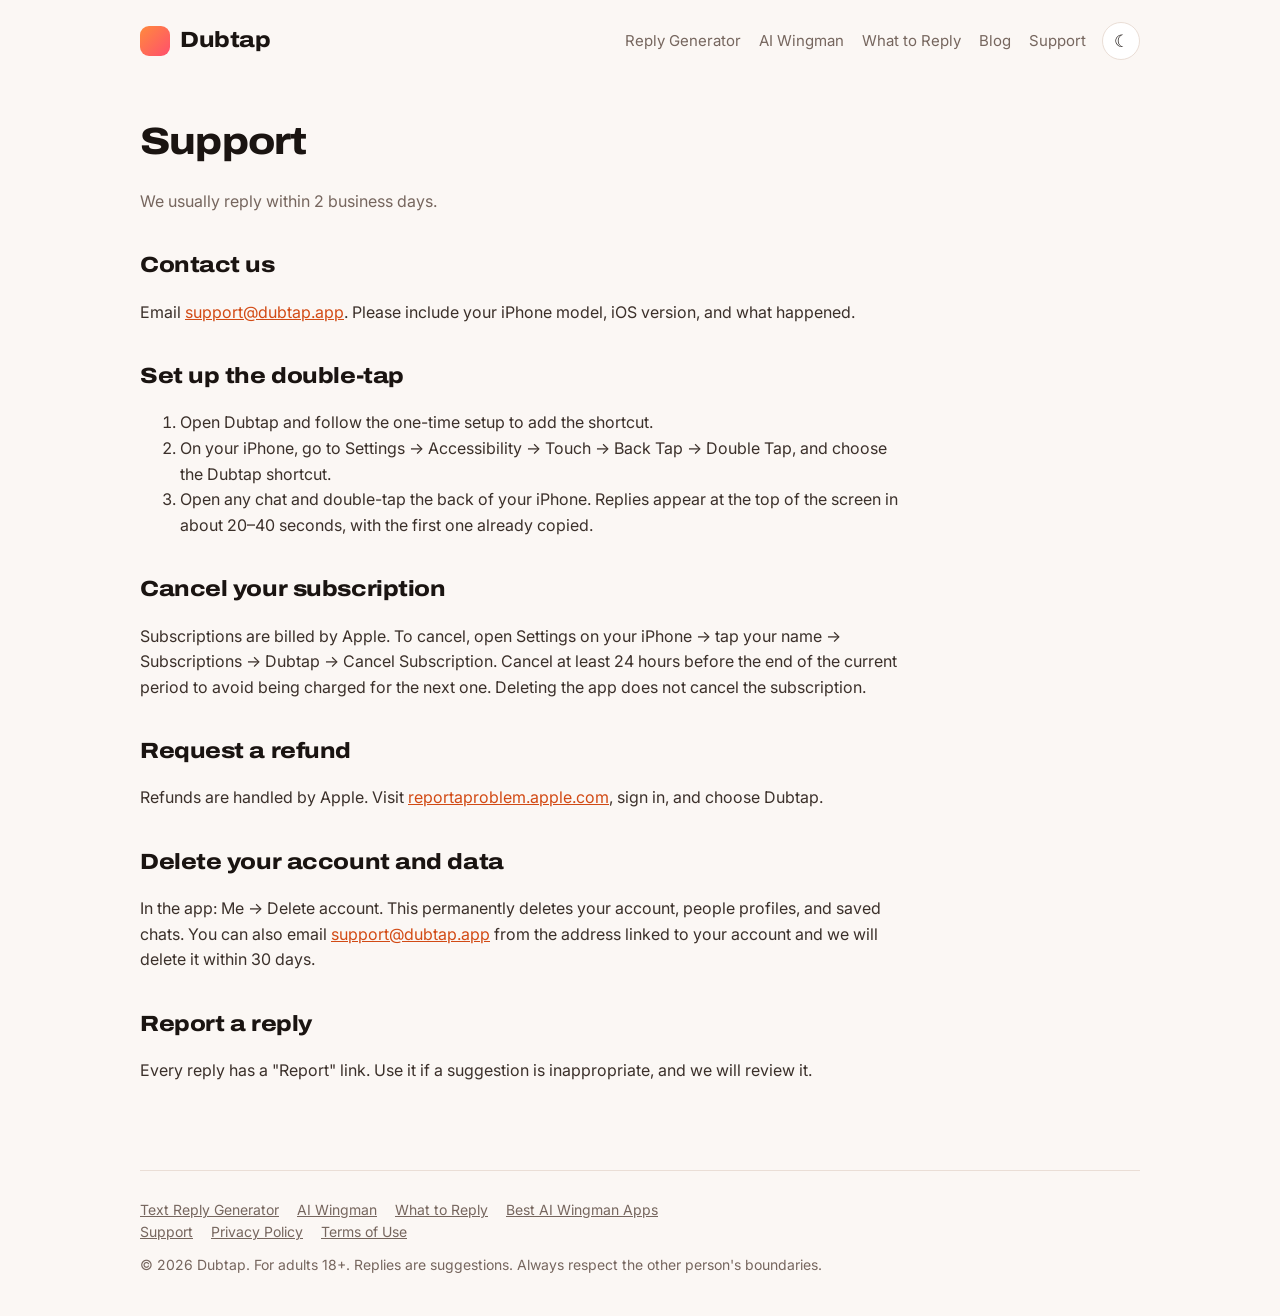
<file: support/index.html>
<!doctype html>
<html lang="en">
<head>
<meta charset="utf-8">
<meta name="viewport" content="width=device-width,initial-scale=1">
<!-- Google tag (gtag.js) -->
<script async src="https://www.googletagmanager.com/gtag/js?id=G-SCX7QS1SBQ"></script>
<script>window.dataLayer = window.dataLayer || []; function gtag(){dataLayer.push(arguments);} gtag('js', new Date()); gtag('config', 'G-SCX7QS1SBQ');</script>
<title>Dubtap Support</title>
<meta name="description" content="Dubtap support: set up the double-tap, cancel or refund a subscription, delete your account and data, and contact us.">
<link rel="canonical" href="https://dubtap.app/support/">
<meta property="og:site_name" content="Dubtap">
<meta property="og:type" content="website">
<meta property="og:url" content="https://dubtap.app/support/">
<meta property="og:title" content="Dubtap Support">
<meta property="og:description" content="Dubtap support: set up the double-tap, cancel or refund a subscription, delete your account and data, and contact us.">
<meta property="og:image" content="https://dubtap.app/assets/og.jpg">
<meta property="og:image:width" content="1200">
<meta property="og:image:height" content="630">
<meta name="twitter:card" content="summary_large_image">
<link rel="icon" href="/favicon.svg" type="image/svg+xml">
<link rel="icon" href="/favicon-32.png" sizes="32x32" type="image/png">
<link rel="apple-touch-icon" href="/apple-touch-icon.png">
<script>try{var t=localStorage.getItem("theme");if(t=="light"||t=="dark")document.documentElement.setAttribute("data-theme",t)}catch(e){}</script>
<link rel="preconnect" href="https://fonts.googleapis.com"><link rel="preconnect" href="https://fonts.gstatic.com" crossorigin><link href="https://fonts.googleapis.com/css2?family=Archivo:wdth,wght@100..125,500..900&family=Inter:wght@400;500;600;700&display=swap" rel="stylesheet">
<link rel="stylesheet" href="/assets/site.css">
<script src="/assets/theme.js" defer></script>
<script src="/assets/waitlist.js" defer></script>
</head>
<body>
<div class="wrap">
<header>
  <a class="brand" href="/"><span class="dot"></span>Dubtap</a>
  <div class="hdr-r"><nav><a href="/text-reply-generator/">Reply Generator</a><a href="/ai-wingman/">AI Wingman</a><a href="/what-she-means/">What to Reply</a><a href="/blog/best-ai-wingman-apps-2026/">Blog</a><a href="/support/">Support</a></nav><button class="theme" type="button" aria-label="Toggle light and dark mode" title="Light / dark"><span class="moon">☾</span><span class="sun">☀</span></button></div>
</header>
<main class="doc">
<h1>Support</h1>
<p class="meta">We usually reply within 2 business days.</p>

<h2>Contact us</h2>
<p>Email <a href="mailto:support@dubtap.app">support@dubtap.app</a>. Please include your iPhone model, iOS version, and what happened.</p>

<h2>Set up the double-tap</h2>
<ol>
<li>Open Dubtap and follow the one-time setup to add the shortcut.</li>
<li>On your iPhone, go to Settings → Accessibility → Touch → Back Tap → Double Tap, and choose the Dubtap shortcut.</li>
<li>Open any chat and double-tap the back of your iPhone. Replies appear at the top of the screen in about 20–40 seconds, with the first one already copied.</li>
</ol>

<h2>Cancel your subscription</h2>
<p>Subscriptions are billed by Apple. To cancel, open Settings on your iPhone → tap your name → Subscriptions → Dubtap → Cancel Subscription. Cancel at least 24 hours before the end of the current period to avoid being charged for the next one. Deleting the app does not cancel the subscription.</p>

<h2>Request a refund</h2>
<p>Refunds are handled by Apple. Visit <a href="https://reportaproblem.apple.com">reportaproblem.apple.com</a>, sign in, and choose Dubtap.</p>

<h2>Delete your account and data</h2>
<p>In the app: Me → Delete account. This permanently deletes your account, people profiles, and saved chats. You can also email <a href="mailto:support@dubtap.app">support@dubtap.app</a> from the address linked to your account and we will delete it within 30 days.</p>

<h2>Report a reply</h2>
<p>Every reply has a "Report" link. Use it if a suggestion is inappropriate, and we will review it.</p>
</main>
<footer>
  <a href="/text-reply-generator/">Text Reply Generator</a><a href="/ai-wingman/">AI Wingman</a><a href="/what-she-means/">What to Reply</a><a href="/blog/best-ai-wingman-apps-2026/">Best AI Wingman Apps</a><br><a href="/support/">Support</a><a href="/privacy/">Privacy Policy</a><a href="/terms/">Terms of Use</a>
  <div style="margin-top:10px">© 2026 Dubtap. For adults 18+. Replies are suggestions. Always respect the other person's boundaries.</div>
</footer>
</div>
</body>
</html>
</file>
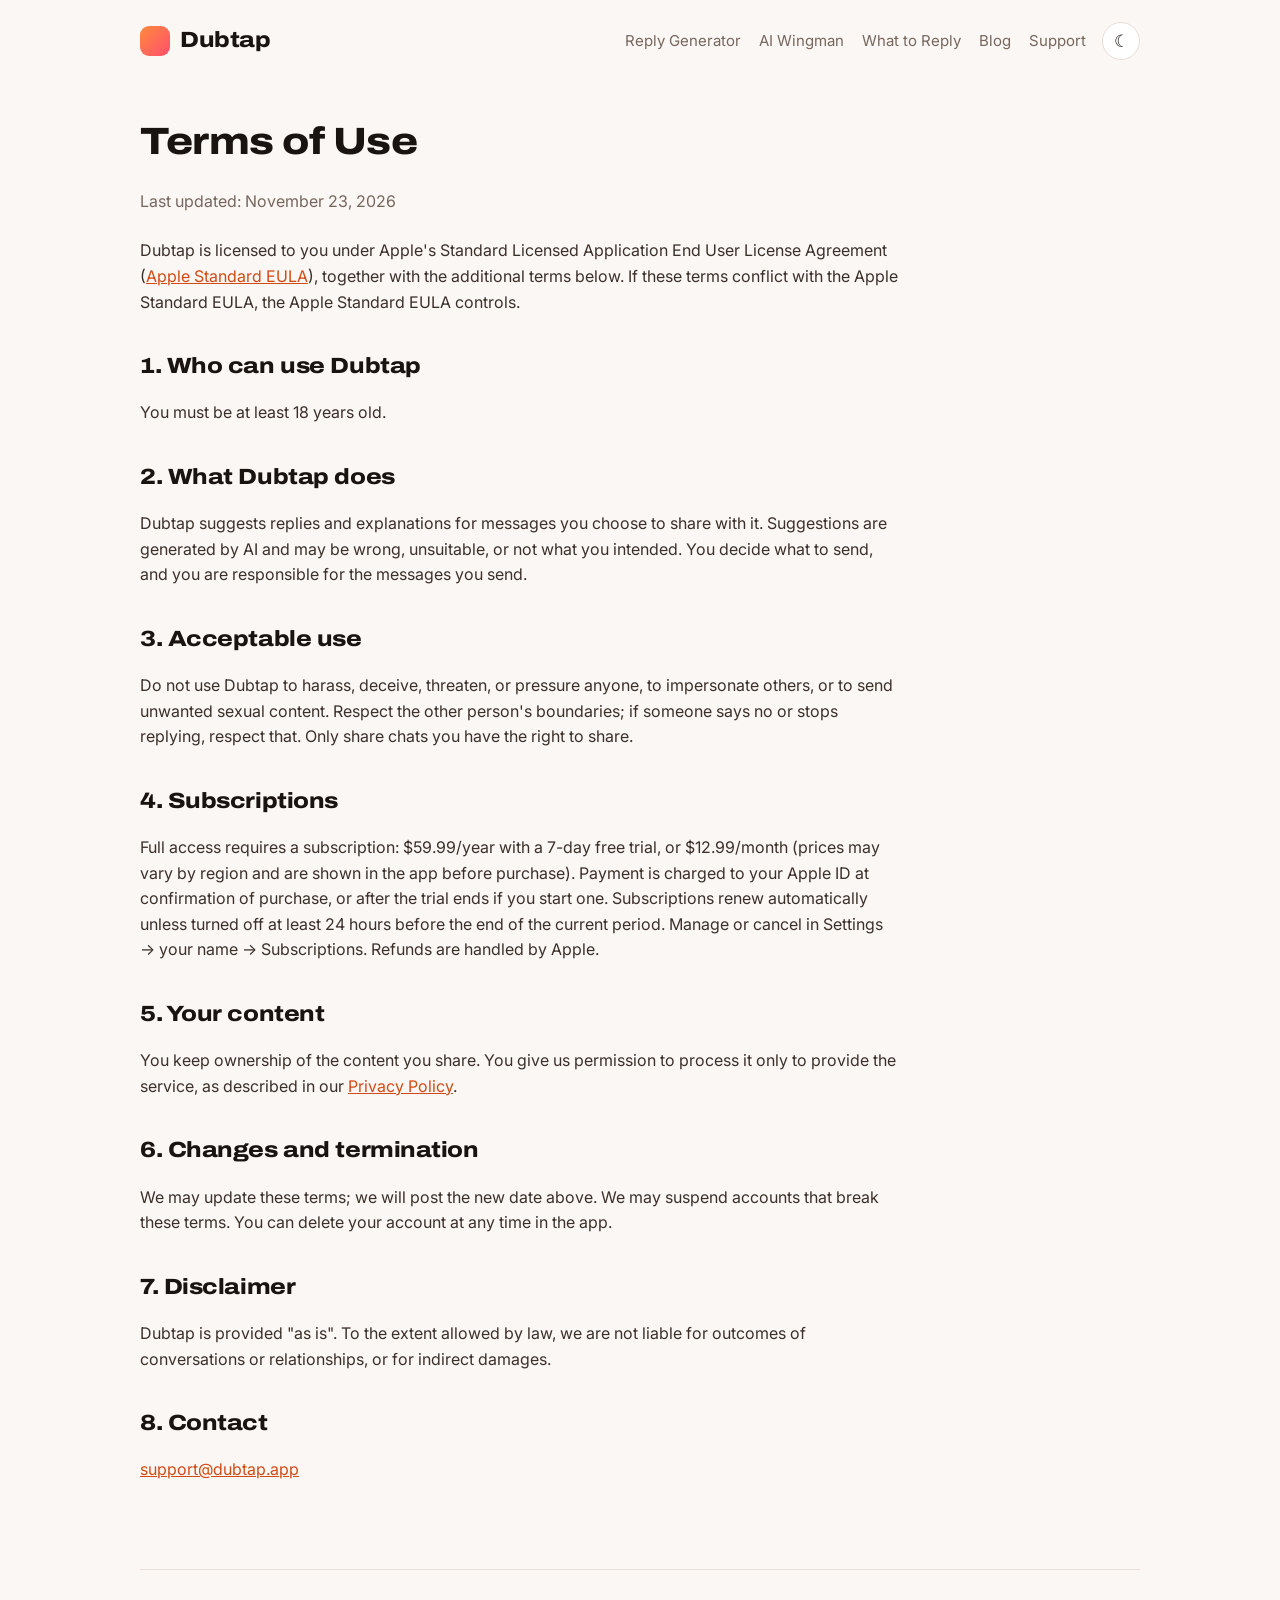
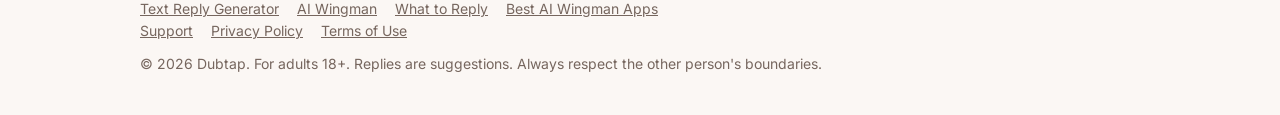
<file: terms/index.html>
<!doctype html>
<html lang="en">
<head>
<meta charset="utf-8">
<meta name="viewport" content="width=device-width,initial-scale=1">
<!-- Google tag (gtag.js) -->
<script async src="https://www.googletagmanager.com/gtag/js?id=G-SCX7QS1SBQ"></script>
<script>window.dataLayer = window.dataLayer || []; function gtag(){dataLayer.push(arguments);} gtag('js', new Date()); gtag('config', 'G-SCX7QS1SBQ');</script>
<title>Dubtap Terms of Use</title>
<meta name="description" content="Terms of Use for the Dubtap iPhone app and website.">
<link rel="canonical" href="https://dubtap.app/terms/">
<meta property="og:site_name" content="Dubtap">
<meta property="og:type" content="website">
<meta property="og:url" content="https://dubtap.app/terms/">
<meta property="og:title" content="Dubtap Terms of Use">
<meta property="og:description" content="Terms of Use for the Dubtap iPhone app and website.">
<meta property="og:image" content="https://dubtap.app/assets/og.jpg">
<meta property="og:image:width" content="1200">
<meta property="og:image:height" content="630">
<meta name="twitter:card" content="summary_large_image">
<link rel="icon" href="/favicon.svg" type="image/svg+xml">
<link rel="icon" href="/favicon-32.png" sizes="32x32" type="image/png">
<link rel="apple-touch-icon" href="/apple-touch-icon.png">
<script>try{var t=localStorage.getItem("theme");if(t=="light"||t=="dark")document.documentElement.setAttribute("data-theme",t)}catch(e){}</script>
<link rel="preconnect" href="https://fonts.googleapis.com"><link rel="preconnect" href="https://fonts.gstatic.com" crossorigin><link href="https://fonts.googleapis.com/css2?family=Archivo:wdth,wght@100..125,500..900&family=Inter:wght@400;500;600;700&display=swap" rel="stylesheet">
<link rel="stylesheet" href="/assets/site.css">
<script src="/assets/theme.js" defer></script>
<script src="/assets/waitlist.js" defer></script>
</head>
<body>
<div class="wrap">
<header>
  <a class="brand" href="/"><span class="dot"></span>Dubtap</a>
  <div class="hdr-r"><nav><a href="/text-reply-generator/">Reply Generator</a><a href="/ai-wingman/">AI Wingman</a><a href="/what-she-means/">What to Reply</a><a href="/blog/best-ai-wingman-apps-2026/">Blog</a><a href="/support/">Support</a></nav><button class="theme" type="button" aria-label="Toggle light and dark mode" title="Light / dark"><span class="moon">☾</span><span class="sun">☀</span></button></div>
</header>
<main class="doc">
<h1>Terms of Use</h1>
<p class="meta">Last updated: November 23, 2026</p>

<p>Dubtap is licensed to you under Apple's Standard Licensed Application End User License Agreement (<a href="https://www.apple.com/legal/internet-services/itunes/dev/stdeula/">Apple Standard EULA</a>), together with the additional terms below. If these terms conflict with the Apple Standard EULA, the Apple Standard EULA controls.</p>

<h2>1. Who can use Dubtap</h2>
<p>You must be at least 18 years old.</p>

<h2>2. What Dubtap does</h2>
<p>Dubtap suggests replies and explanations for messages you choose to share with it. Suggestions are generated by AI and may be wrong, unsuitable, or not what you intended. You decide what to send, and you are responsible for the messages you send.</p>

<h2>3. Acceptable use</h2>
<p>Do not use Dubtap to harass, deceive, threaten, or pressure anyone, to impersonate others, or to send unwanted sexual content. Respect the other person's boundaries; if someone says no or stops replying, respect that. Only share chats you have the right to share.</p>

<h2>4. Subscriptions</h2>
<p>Full access requires a subscription: $59.99/year with a 7-day free trial, or $12.99/month (prices may vary by region and are shown in the app before purchase). Payment is charged to your Apple ID at confirmation of purchase, or after the trial ends if you start one. Subscriptions renew automatically unless turned off at least 24 hours before the end of the current period. Manage or cancel in Settings → your name → Subscriptions. Refunds are handled by Apple.</p>

<h2>5. Your content</h2>
<p>You keep ownership of the content you share. You give us permission to process it only to provide the service, as described in our <a href="/privacy/">Privacy Policy</a>.</p>

<h2>6. Changes and termination</h2>
<p>We may update these terms; we will post the new date above. We may suspend accounts that break these terms. You can delete your account at any time in the app.</p>

<h2>7. Disclaimer</h2>
<p>Dubtap is provided "as is". To the extent allowed by law, we are not liable for outcomes of conversations or relationships, or for indirect damages.</p>

<h2>8. Contact</h2>
<p><a href="mailto:support@dubtap.app">support@dubtap.app</a></p>
</main>
<footer>
  <a href="/text-reply-generator/">Text Reply Generator</a><a href="/ai-wingman/">AI Wingman</a><a href="/what-she-means/">What to Reply</a><a href="/blog/best-ai-wingman-apps-2026/">Best AI Wingman Apps</a><br><a href="/support/">Support</a><a href="/privacy/">Privacy Policy</a><a href="/terms/">Terms of Use</a>
  <div style="margin-top:10px">© 2026 Dubtap. For adults 18+. Replies are suggestions. Always respect the other person's boundaries.</div>
</footer>
</div>
</body>
</html>
</file>
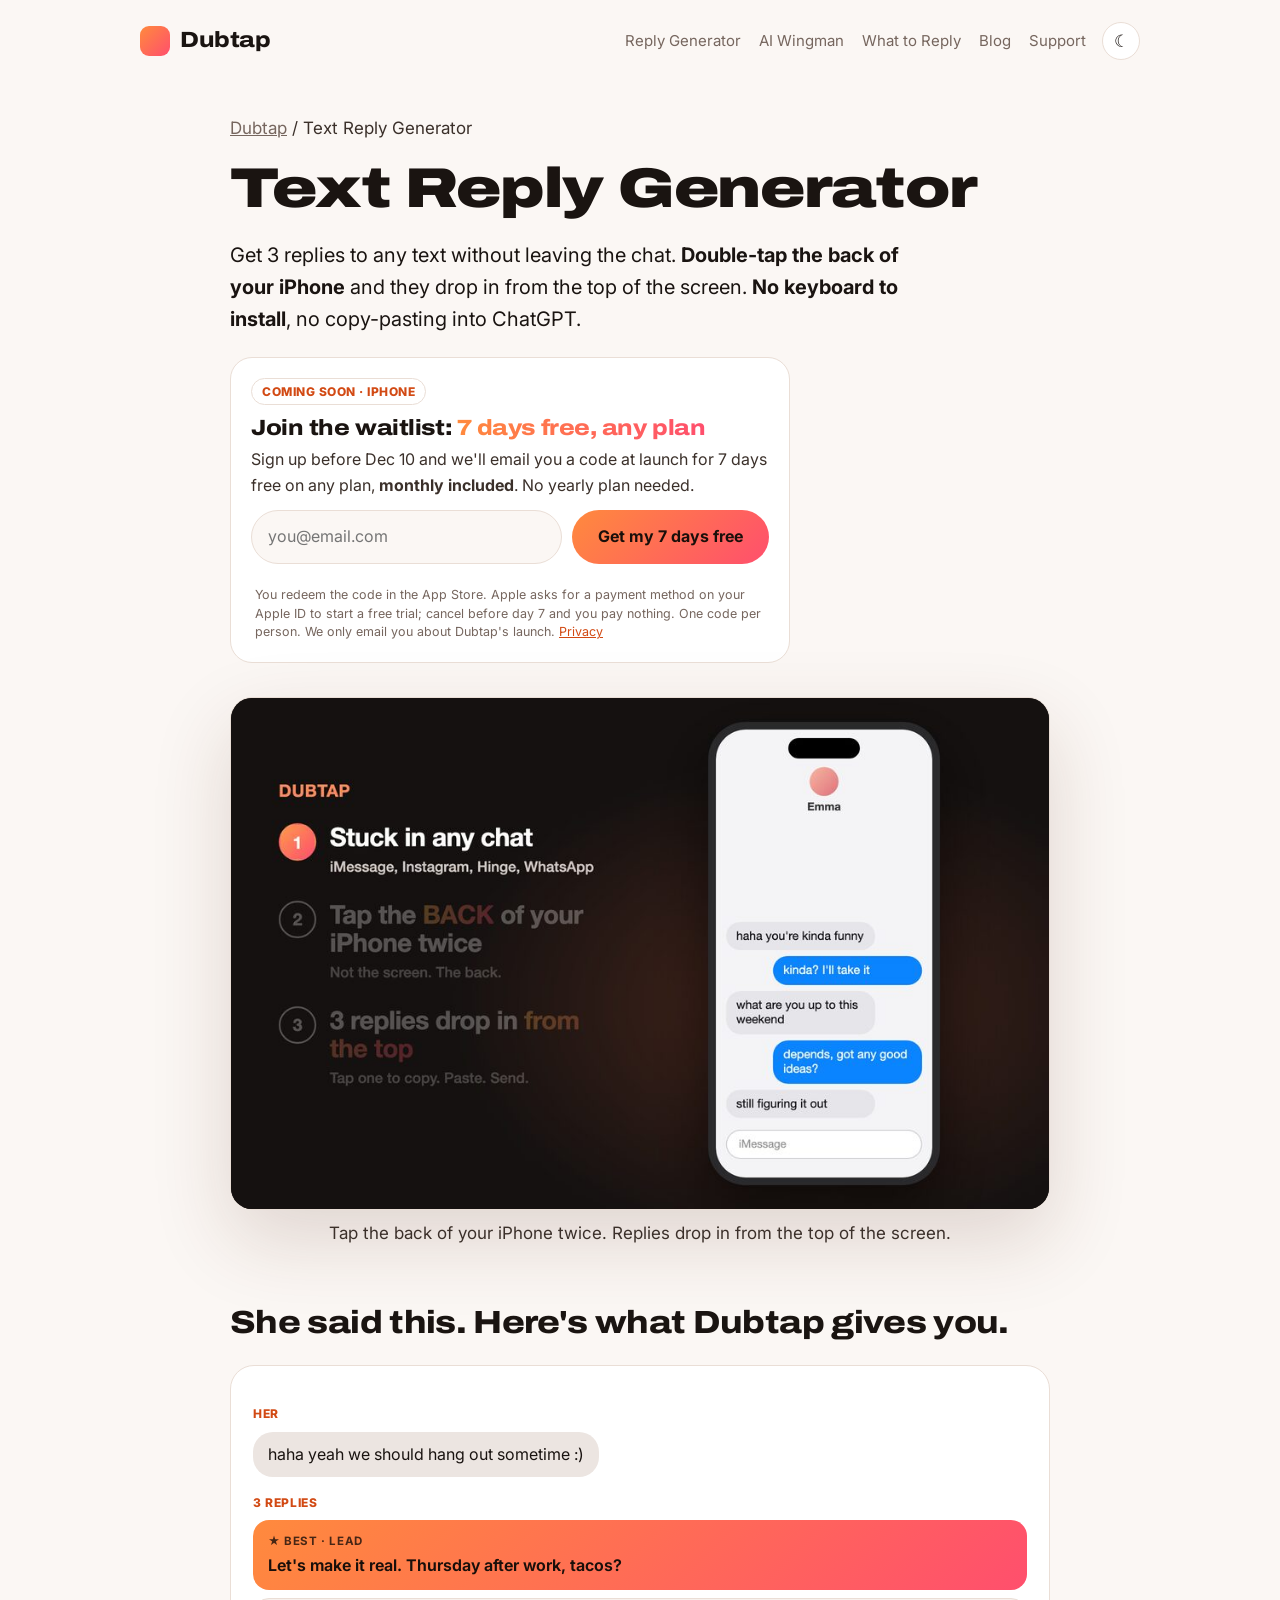
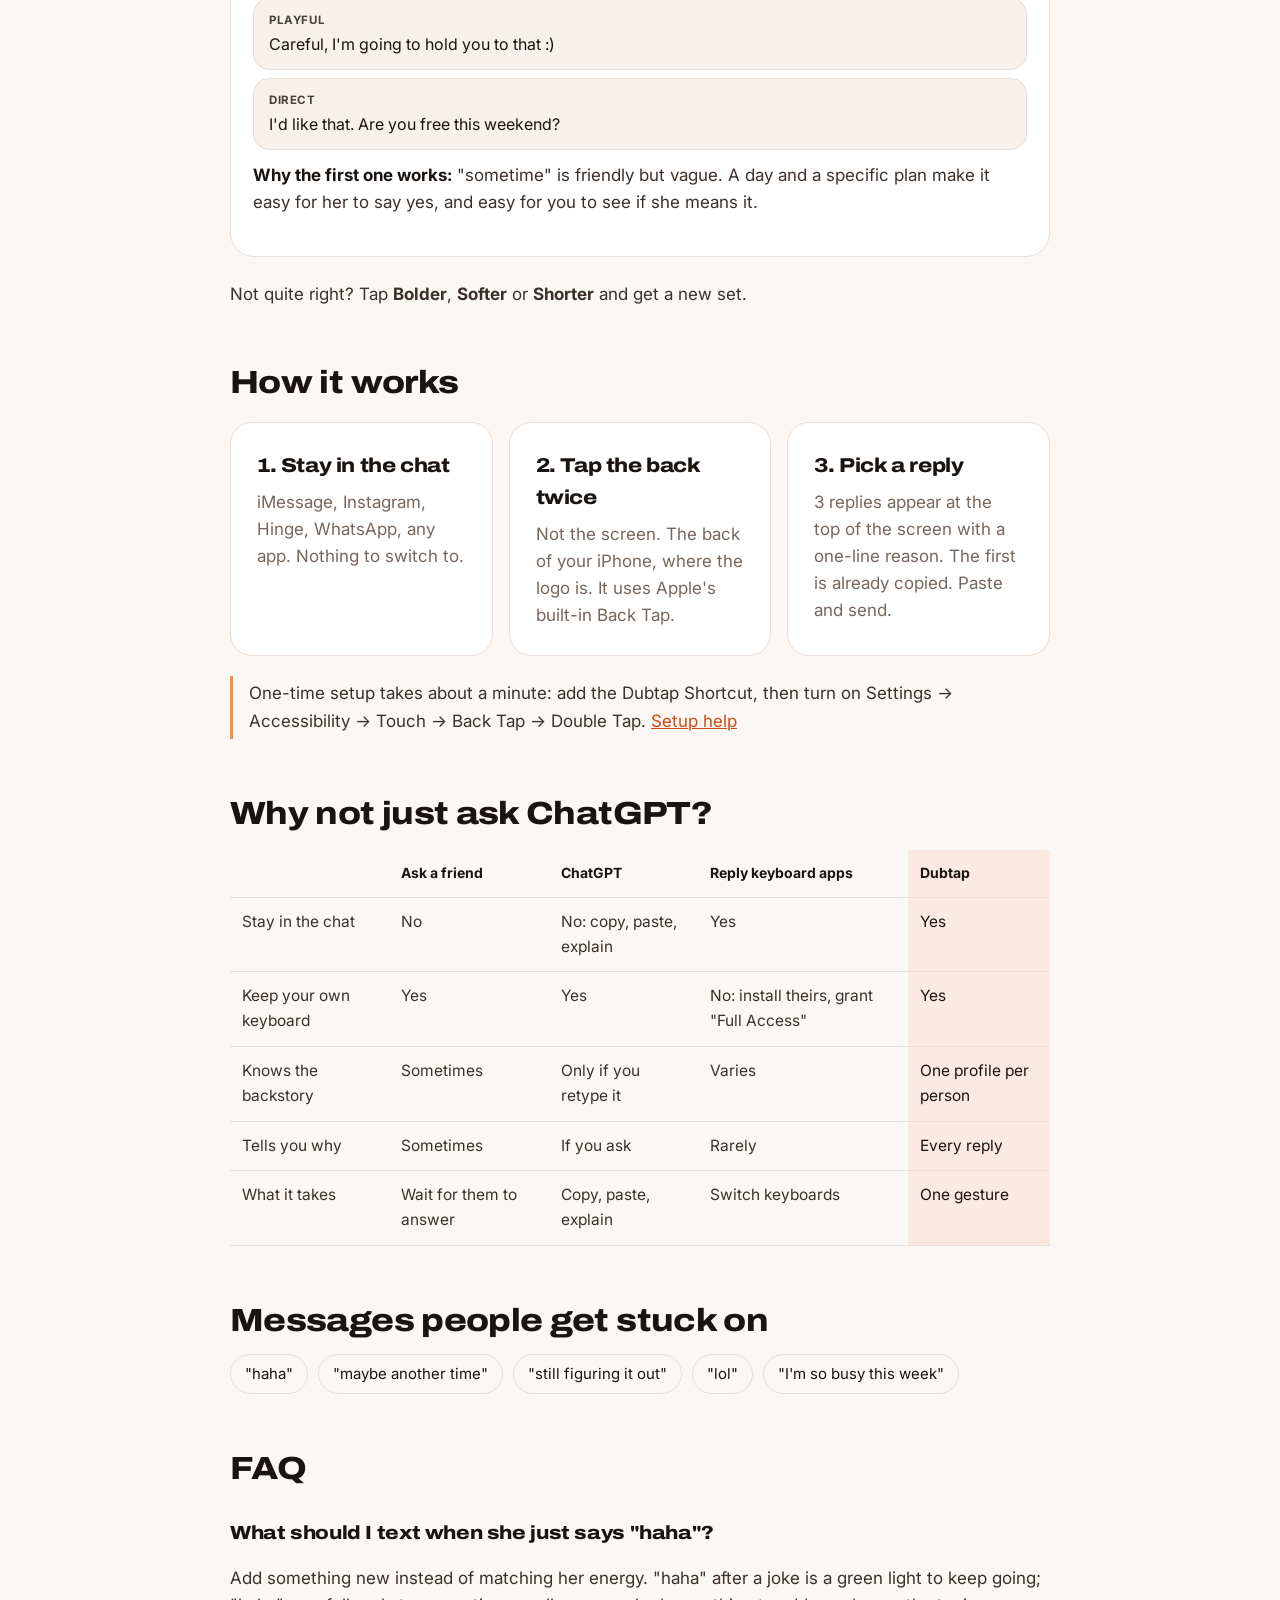
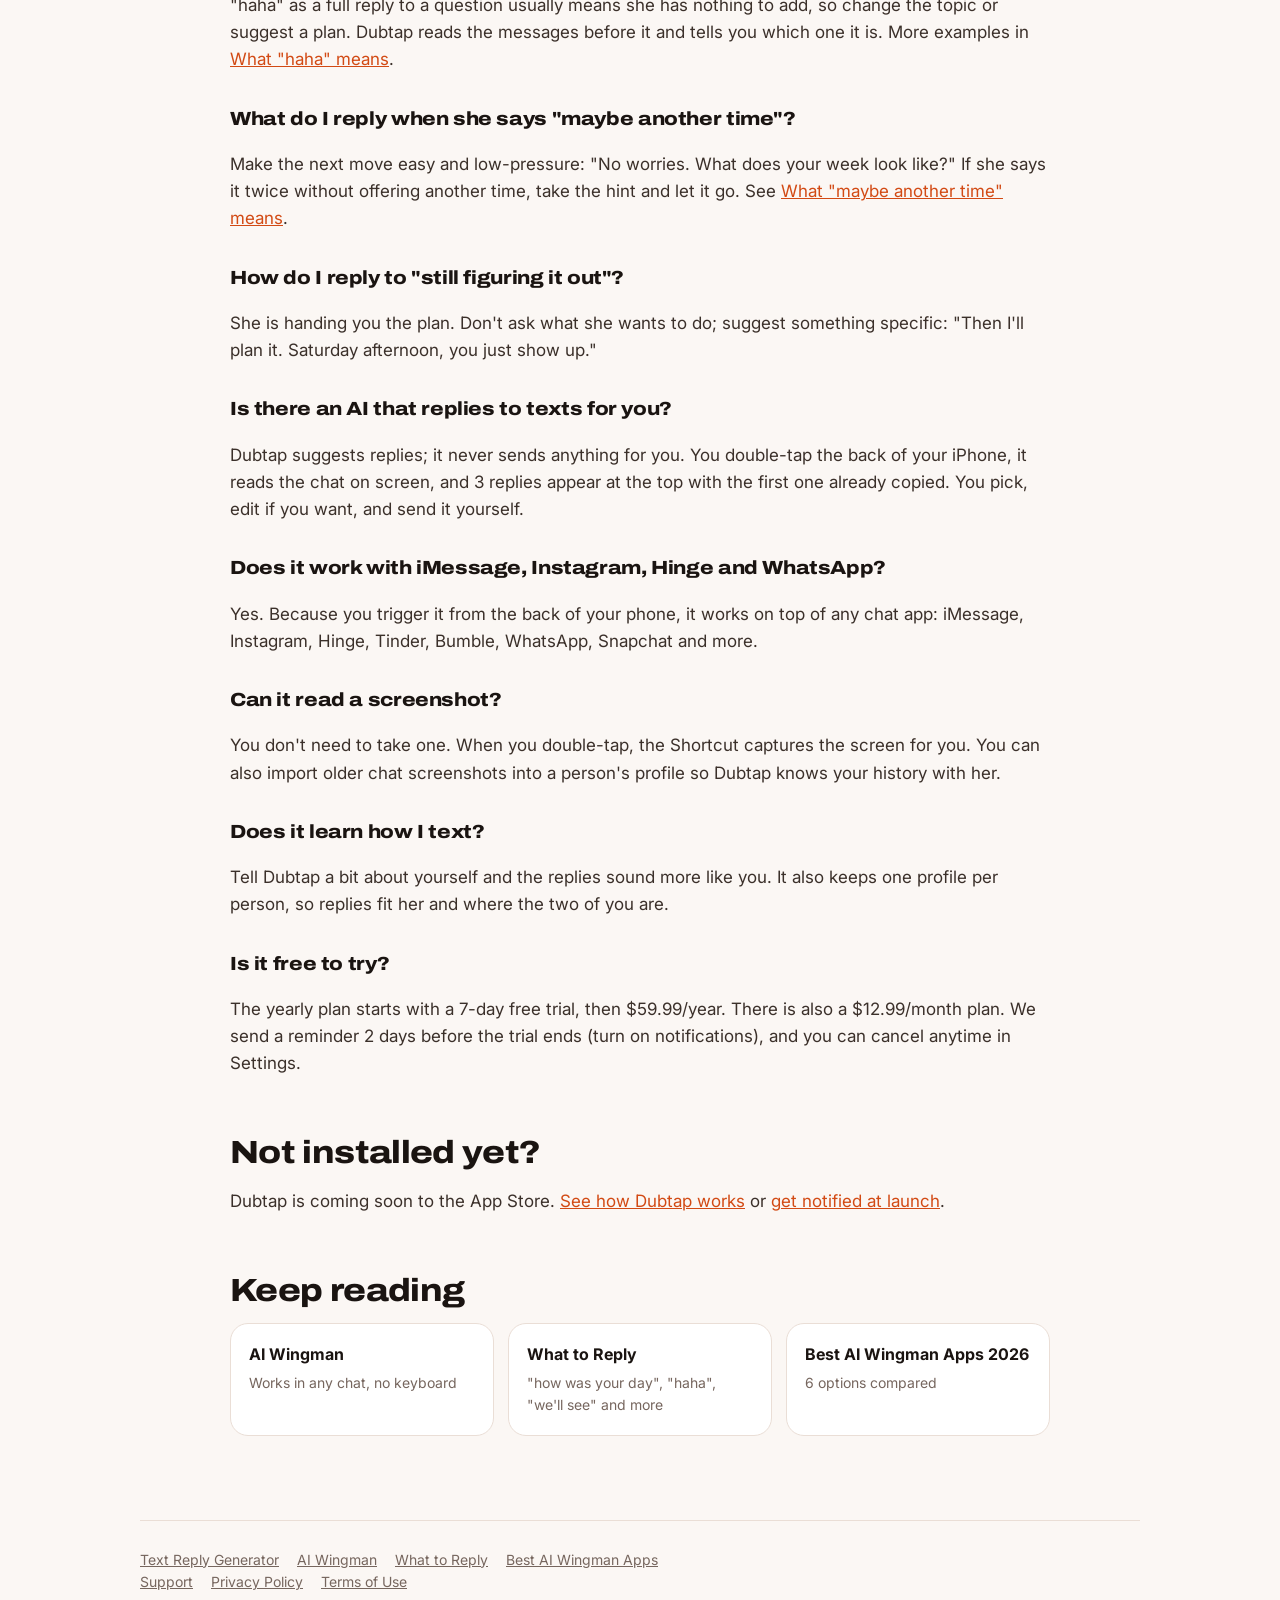
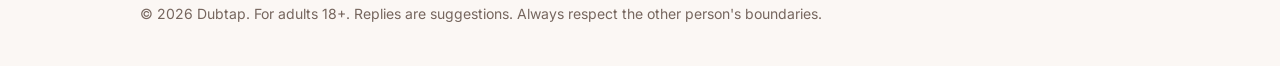
<file: text-reply-generator/index.html>
<!doctype html>
<html lang="en">
<head>
<meta charset="utf-8">
<meta name="viewport" content="width=device-width,initial-scale=1">
<!-- Google tag (gtag.js) -->
<script async src="https://www.googletagmanager.com/gtag/js?id=G-SCX7QS1SBQ"></script>
<script>window.dataLayer = window.dataLayer || []; function gtag(){dataLayer.push(arguments);} gtag('js', new Date()); gtag('config', 'G-SCX7QS1SBQ');</script>
<title>Text Reply Generator: 3 Replies You&#x27;d Actually Send | Dubtap</title>
<meta name="description" content="Text reply generator for iPhone. Double-tap the back of your phone in any chat and get 3 replies from the top of the screen. No keyboard to install.">
<link rel="canonical" href="https://dubtap.app/text-reply-generator/">
<meta property="og:site_name" content="Dubtap">
<meta property="og:type" content="website">
<meta property="og:url" content="https://dubtap.app/text-reply-generator/">
<meta property="og:title" content="Text Reply Generator: 3 Replies You&#x27;d Actually Send | Dubtap">
<meta property="og:description" content="Text reply generator for iPhone. Double-tap the back of your phone in any chat and get 3 replies from the top of the screen. No keyboard to install.">
<meta property="og:image" content="https://dubtap.app/assets/og.jpg">
<meta property="og:image:width" content="1200">
<meta property="og:image:height" content="630">
<meta name="twitter:card" content="summary_large_image">
<link rel="icon" href="/favicon.svg" type="image/svg+xml">
<link rel="icon" href="/favicon-32.png" sizes="32x32" type="image/png">
<link rel="apple-touch-icon" href="/apple-touch-icon.png">
<script>try{var t=localStorage.getItem("theme");if(t=="light"||t=="dark")document.documentElement.setAttribute("data-theme",t)}catch(e){}</script>
<link rel="preconnect" href="https://fonts.googleapis.com"><link rel="preconnect" href="https://fonts.gstatic.com" crossorigin><link href="https://fonts.googleapis.com/css2?family=Archivo:wdth,wght@100..125,500..900&family=Inter:wght@400;500;600;700&display=swap" rel="stylesheet">
<link rel="stylesheet" href="/assets/site.css">
<script type="application/ld+json">{"@context": "https://schema.org", "@type": "FAQPage", "mainEntity": [{"@type": "Question", "name": "What should I text when she just says \"haha\"?", "acceptedAnswer": {"@type": "Answer", "text": "Add something new instead of matching her energy. \"haha\" after a joke is a green light to keep going; \"haha\" as a full reply to a question usually means she has nothing to add, so change the topic or suggest a plan. Dubtap reads the messages before it and tells you which one it is. More examples in What \"haha\" means."}}, {"@type": "Question", "name": "What do I reply when she says \"maybe another time\"?", "acceptedAnswer": {"@type": "Answer", "text": "Make the next move easy and low-pressure: \"No worries. What does your week look like?\" If she says it twice without offering another time, take the hint and let it go. See What \"maybe another time\" means."}}, {"@type": "Question", "name": "How do I reply to \"still figuring it out\"?", "acceptedAnswer": {"@type": "Answer", "text": "She is handing you the plan. Don't ask what she wants to do; suggest something specific: \"Then I'll plan it. Saturday afternoon, you just show up.\""}}, {"@type": "Question", "name": "Is there an AI that replies to texts for you?", "acceptedAnswer": {"@type": "Answer", "text": "Dubtap suggests replies; it never sends anything for you. You double-tap the back of your iPhone, it reads the chat on screen, and 3 replies appear at the top with the first one already copied. You pick, edit if you want, and send it yourself."}}, {"@type": "Question", "name": "Does it work with iMessage, Instagram, Hinge and WhatsApp?", "acceptedAnswer": {"@type": "Answer", "text": "Yes. Because you trigger it from the back of your phone, it works on top of any chat app: iMessage, Instagram, Hinge, Tinder, Bumble, WhatsApp, Snapchat and more."}}, {"@type": "Question", "name": "Can it read a screenshot?", "acceptedAnswer": {"@type": "Answer", "text": "You don't need to take one. When you double-tap, the Shortcut captures the screen for you. You can also import older chat screenshots into a person's profile so Dubtap knows your history with her."}}, {"@type": "Question", "name": "Does it learn how I text?", "acceptedAnswer": {"@type": "Answer", "text": "Tell Dubtap a bit about yourself and the replies sound more like you. It also keeps one profile per person, so replies fit her and where the two of you are."}}, {"@type": "Question", "name": "Is it free to try?", "acceptedAnswer": {"@type": "Answer", "text": "The yearly plan starts with a 7-day free trial, then $59.99/year. There is also a $12.99/month plan. We send a reminder 2 days before the trial ends (turn on notifications), and you can cancel anytime in Settings."}}]}</script>
<script type="application/ld+json">{"@context": "https://schema.org", "@type": "BreadcrumbList", "itemListElement": [{"@type": "ListItem", "position": 1, "name": "Dubtap", "item": "https://dubtap.app/"}, {"@type": "ListItem", "position": 2, "name": "Text Reply Generator", "item": "https://dubtap.app/text-reply-generator/"}]}</script>
<script src="/assets/theme.js" defer></script>
<script src="/assets/waitlist.js" defer></script>
</head>
<body>
<div class="wrap">
<header>
  <a class="brand" href="/"><span class="dot"></span>Dubtap</a>
  <div class="hdr-r"><nav><a href="/text-reply-generator/">Reply Generator</a><a href="/ai-wingman/">AI Wingman</a><a href="/what-she-means/">What to Reply</a><a href="/blog/best-ai-wingman-apps-2026/">Blog</a><a href="/support/">Support</a></nav><button class="theme" type="button" aria-label="Toggle light and dark mode" title="Light / dark"><span class="moon">☾</span><span class="sun">☀</span></button></div>
</header>
<main class="page">
<p class="crumbs"><a href="/">Dubtap</a> / Text Reply Generator</p>
<h1>Text Reply Generator</h1>
<p class="lede">Get 3 replies to any text without leaving the chat. <strong>Double-tap the back of your iPhone</strong> and they drop in from the top of the screen. <strong>No keyboard to install</strong>, no copy-pasting into ChatGPT.</p>
<div class="wl-box"><div class="wl-head"><span class="wl-badge">Coming soon · iPhone</span><h3>Join the waitlist: <span class="grad">7 days free, any plan</span></h3><p>Sign up before Dec 10 and we'll email you a code at launch for 7 days free on any plan, <strong>monthly included</strong>. No yearly plan needed.</p></div><form class="wl" data-source="/text-reply-generator/" novalidate><input type="email" name="email" placeholder="you@email.com" autocomplete="email" required aria-label="Email address"><input type="text" name="website" tabindex="-1" autocomplete="off" class="wl-hp" aria-hidden="true"><button type="submit" class="btn">Get my 7 days free</button><p class="wl-msg" role="status" aria-live="polite"></p></form><p class="wl-fine">You redeem the code in the App Store. Apple asks for a payment method on your Apple ID to start a free trial; cancel before day 7 and you pay nothing. One code per person. We only email you about Dubtap's launch. <a href="/privacy/">Privacy</a></p></div>
<div class="gifbox"><video autoplay muted loop playsinline preload="metadata" width="960" height="600" poster="/assets/dubtap-double-tap-poster.jpg" aria-label="Double-tap the back of the iPhone, then 3 replies drop in from the top of the screen"><source src="/assets/dubtap-double-tap.mp4" type="video/mp4"></video></div><p class="cap">Tap the back of your iPhone twice. Replies drop in from the top of the screen.</p>

<h2>She said this. Here's what Dubtap gives you.</h2>
<div class="chat">
  <div class="label">Her</div>
  <span class="bub">haha yeah we should hang out sometime :)</span>
  <div class="label">3 replies</div>
  <div class="rep best"><b>★ BEST · LEAD</b>Let's make it real. Thursday after work, tacos?</div>
  <div class="rep"><b>PLAYFUL</b>Careful, I'm going to hold you to that :)</div>
  <div class="rep"><b>DIRECT</b>I'd like that. Are you free this weekend?</div>
  <p class="why"><strong>Why the first one works:</strong> "sometime" is friendly but vague. A day and a specific plan make it easy for her to say yes, and easy for you to see if she means it.</p>
</div>
<p>Not quite right? Tap <strong>Bolder</strong>, <strong>Softer</strong> or <strong>Shorter</strong> and get a new set.</p>

<h2>How it works</h2>
<div class="steps3">
  <div class="card"><h3>1. Stay in the chat</h3><p>iMessage, Instagram, Hinge, WhatsApp, any app. Nothing to switch to.</p></div>
  <div class="card"><h3>2. Tap the back twice</h3><p>Not the screen. The back of your iPhone, where the logo is. It uses Apple's built-in Back Tap.</p></div>
  <div class="card"><h3>3. Pick a reply</h3><p>3 replies appear at the top of the screen with a one-line reason. The first is already copied. Paste and send.</p></div>
</div>
<p class="note-box">One-time setup takes about a minute: add the Dubtap Shortcut, then turn on Settings → Accessibility → Touch → Back Tap → Double Tap. <a href="/support/">Setup help</a></p>

<h2>Why not just ask ChatGPT?</h2>
<div class="tbl"><table>
<tr><th></th><th>Ask a friend</th><th>ChatGPT</th><th>Reply keyboard apps</th><th class="us">Dubtap</th></tr>
<tr><td>Stay in the chat</td><td>No</td><td>No: copy, paste, explain</td><td>Yes</td><td class="us">Yes</td></tr>
<tr><td>Keep your own keyboard</td><td>Yes</td><td>Yes</td><td>No: install theirs, grant "Full Access"</td><td class="us">Yes</td></tr>
<tr><td>Knows the backstory</td><td>Sometimes</td><td>Only if you retype it</td><td>Varies</td><td class="us">One profile per person</td></tr>
<tr><td>Tells you why</td><td>Sometimes</td><td>If you ask</td><td>Rarely</td><td class="us">Every reply</td></tr>
<tr><td>What it takes</td><td>Wait for them to answer</td><td>Copy, paste, explain</td><td>Switch keyboards</td><td class="us">One gesture</td></tr>
</table></div>

<h2>Messages people get stuck on</h2>
<div class="toc">
  <a href="/what-she-means/#haha">"haha"</a>
  <a href="/what-she-means/#maybe-another-time">"maybe another time"</a>
  <a href="/what-she-means/#still-figuring-it-out">"still figuring it out"</a>
  <a href="/what-she-means/#lol">"lol"</a>
  <a href="/what-she-means/#busy">"I'm so busy this week"</a>
</div>

<h2>FAQ</h2>
<section class="faq">
<h3>What should I text when she just says "haha"?</h3><p>Add something new instead of matching her energy. "haha" after a joke is a green light to keep going; "haha" as a full reply to a question usually means she has nothing to add, so change the topic or suggest a plan. Dubtap reads the messages before it and tells you which one it is. More examples in <a href="/what-she-means/#haha">What "haha" means</a>.</p>
<h3>What do I reply when she says "maybe another time"?</h3><p>Make the next move easy and low-pressure: "No worries. What does your week look like?" If she says it twice without offering another time, take the hint and let it go. See <a href="/what-she-means/#maybe-another-time">What "maybe another time" means</a>.</p>
<h3>How do I reply to "still figuring it out"?</h3><p>She is handing you the plan. Don't ask what she wants to do; suggest something specific: "Then I'll plan it. Saturday afternoon, you just show up."</p>
<h3>Is there an AI that replies to texts for you?</h3><p>Dubtap suggests replies; it never sends anything for you. You double-tap the back of your iPhone, it reads the chat on screen, and 3 replies appear at the top with the first one already copied. You pick, edit if you want, and send it yourself.</p>
<h3>Does it work with iMessage, Instagram, Hinge and WhatsApp?</h3><p>Yes. Because you trigger it from the back of your phone, it works on top of any chat app: iMessage, Instagram, Hinge, Tinder, Bumble, WhatsApp, Snapchat and more.</p>
<h3>Can it read a screenshot?</h3><p>You don't need to take one. When you double-tap, the Shortcut captures the screen for you. You can also import older chat screenshots into a person's profile so Dubtap knows your history with her.</p>
<h3>Does it learn how I text?</h3><p>Tell Dubtap a bit about yourself and the replies sound more like you. It also keeps one profile per person, so replies fit her and where the two of you are.</p>
<h3>Is it free to try?</h3><p>The yearly plan starts with a 7-day free trial, then $59.99/year. There is also a $12.99/month plan. We send a reminder 2 days before the trial ends (turn on notifications), and you can cancel anytime in Settings.</p>
</section>

<h2>Not installed yet?</h2>
<p>Dubtap is coming soon to the App Store. <a href="/">See how Dubtap works</a> or <a href="/#waitlist">get notified at launch</a>.</p>
<h2>Keep reading</h2><div class="more"><a href="/ai-wingman/">AI Wingman<span>Works in any chat, no keyboard</span></a><a href="/what-she-means/">What to Reply<span>"how was your day", "haha", "we'll see" and more</span></a><a href="/blog/best-ai-wingman-apps-2026/">Best AI Wingman Apps 2026<span>6 options compared</span></a></div>
</main>
<footer>
  <a href="/text-reply-generator/">Text Reply Generator</a><a href="/ai-wingman/">AI Wingman</a><a href="/what-she-means/">What to Reply</a><a href="/blog/best-ai-wingman-apps-2026/">Best AI Wingman Apps</a><br><a href="/support/">Support</a><a href="/privacy/">Privacy Policy</a><a href="/terms/">Terms of Use</a>
  <div style="margin-top:10px">© 2026 Dubtap. For adults 18+. Replies are suggestions. Always respect the other person's boundaries.</div>
</footer>
</div>

</body>
</html>
</file>
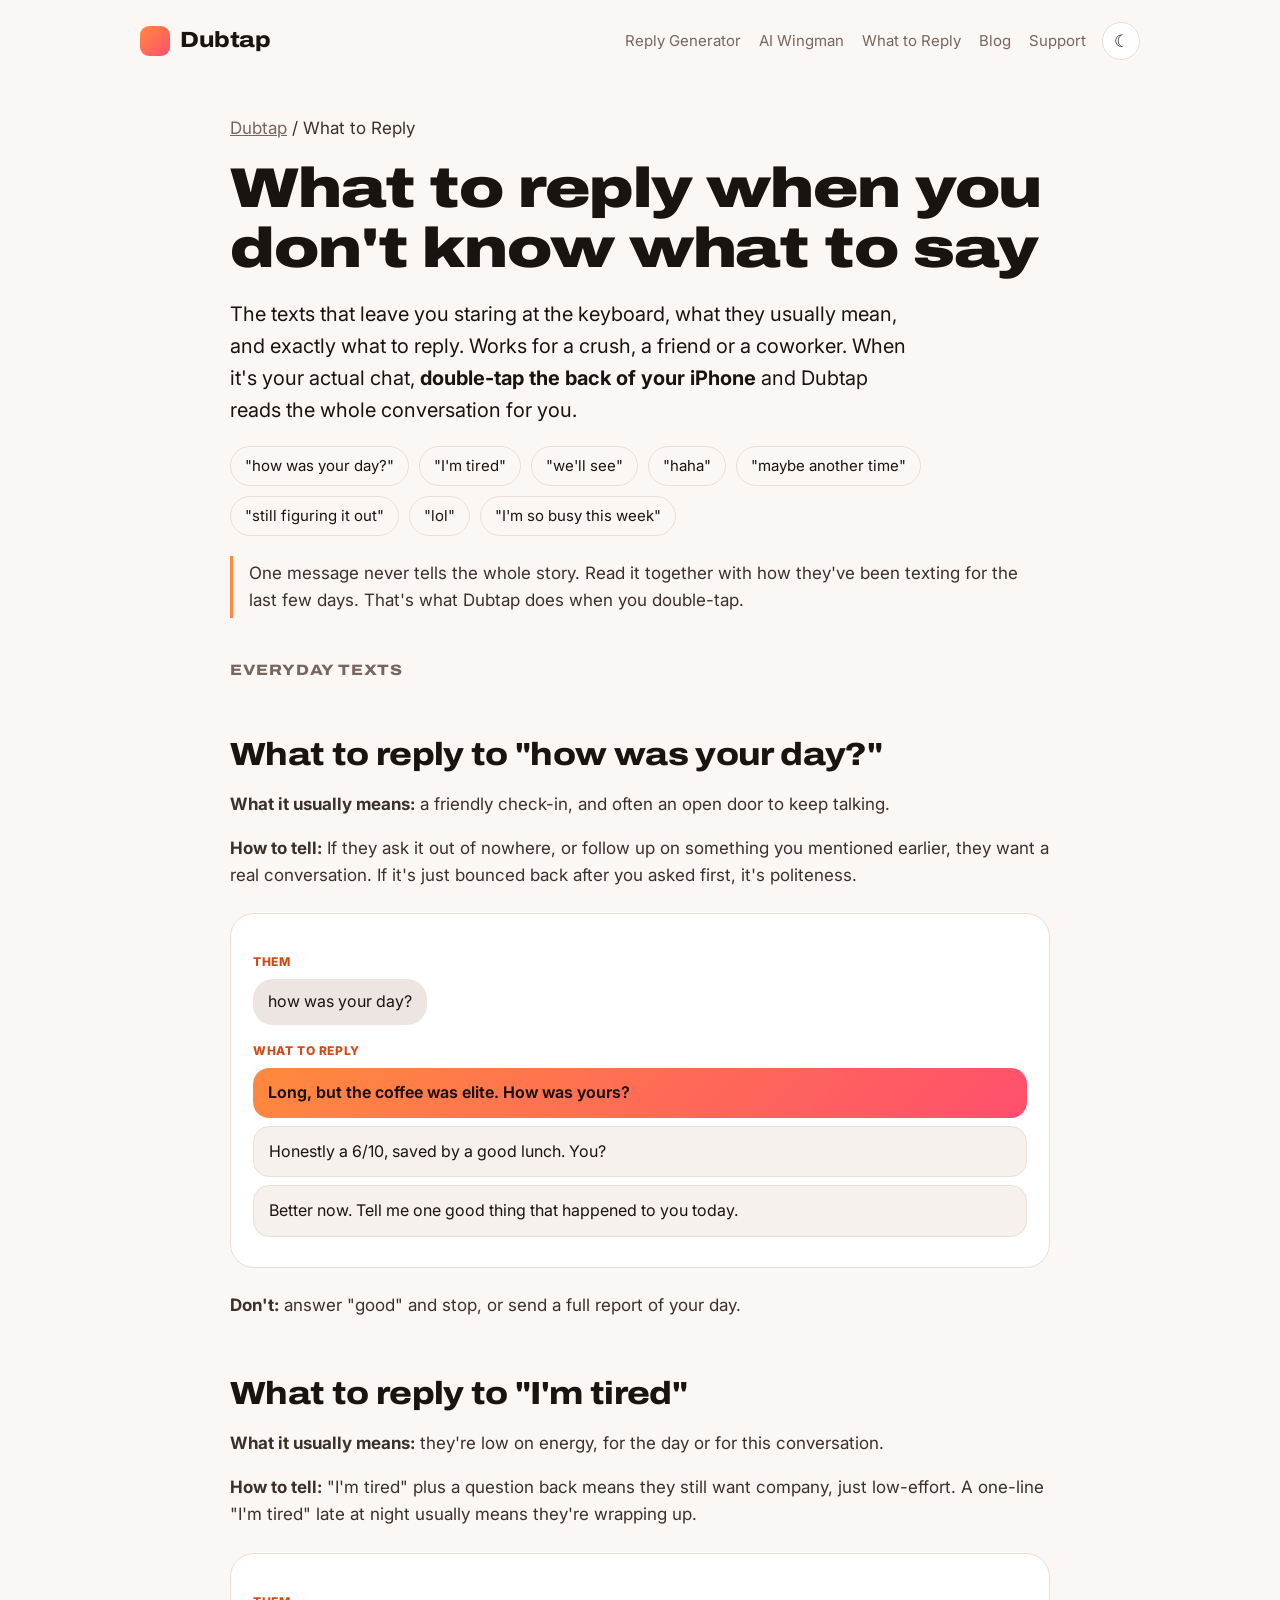
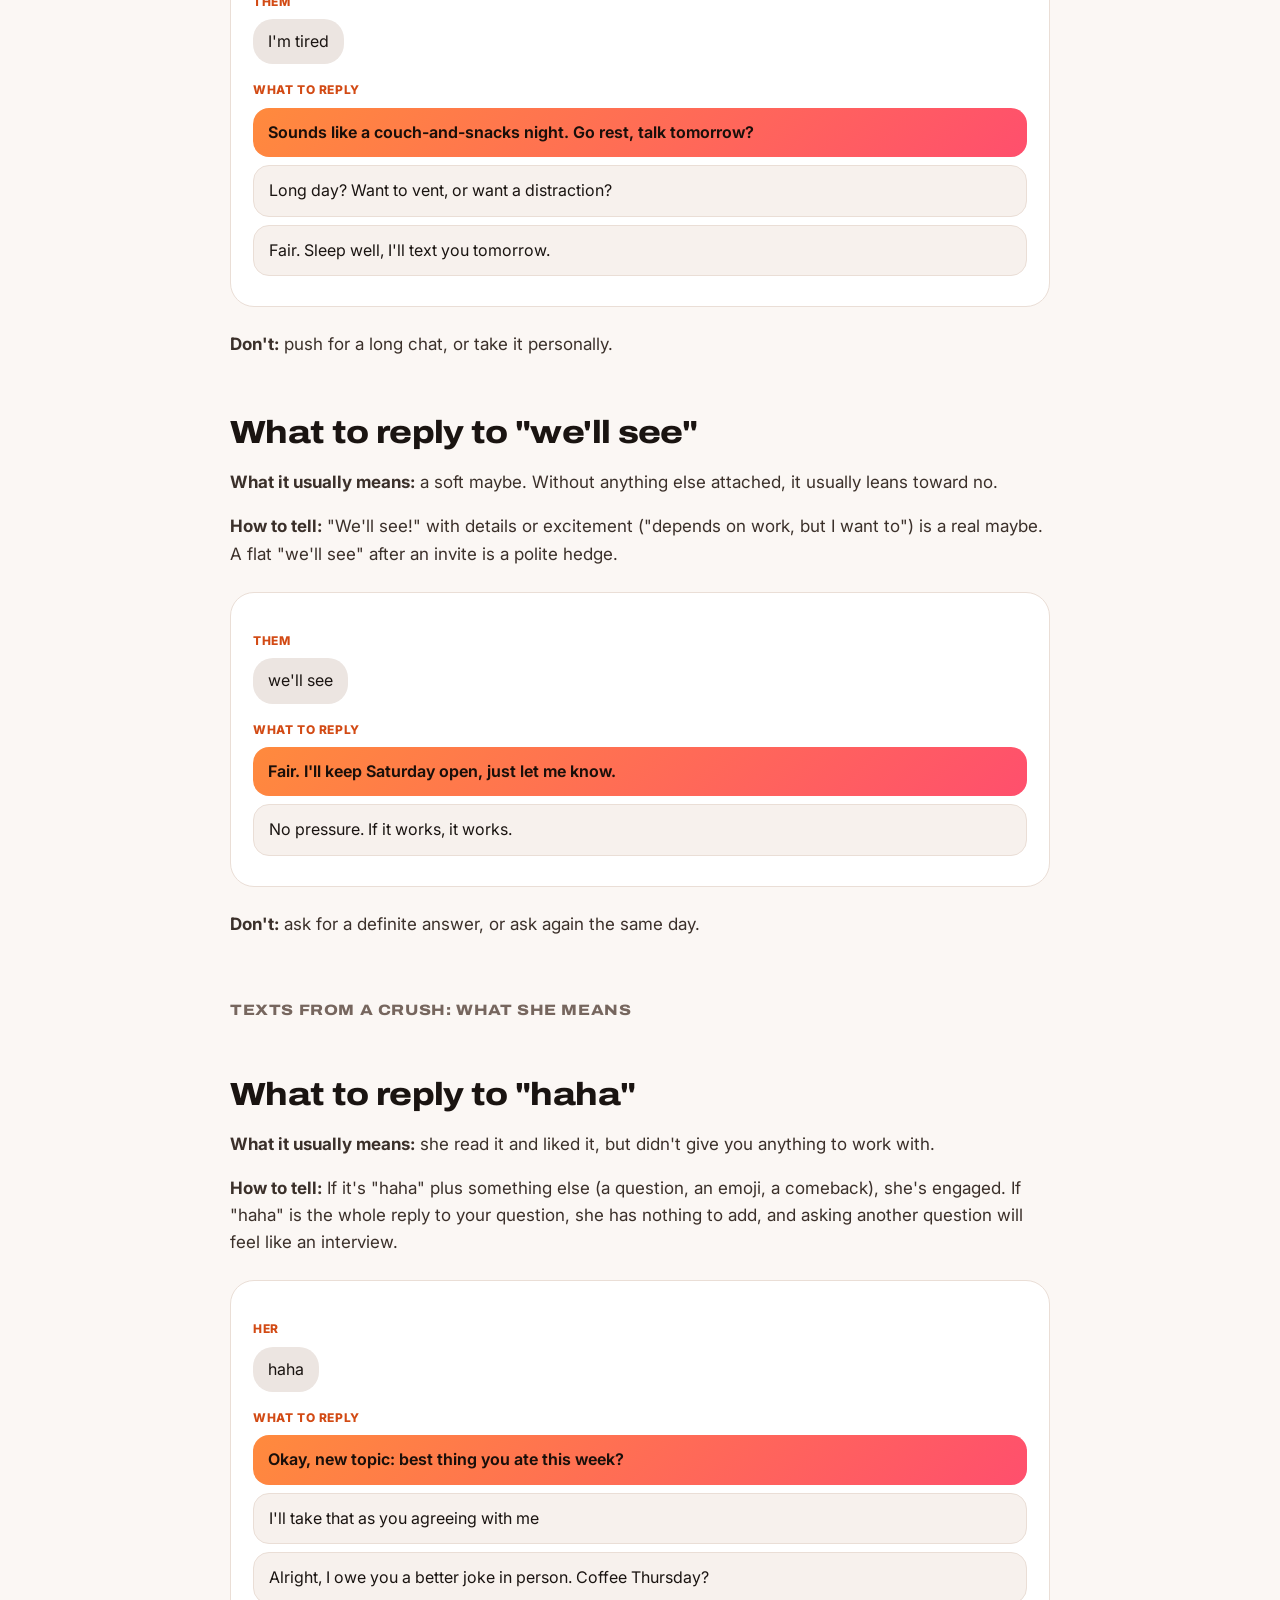
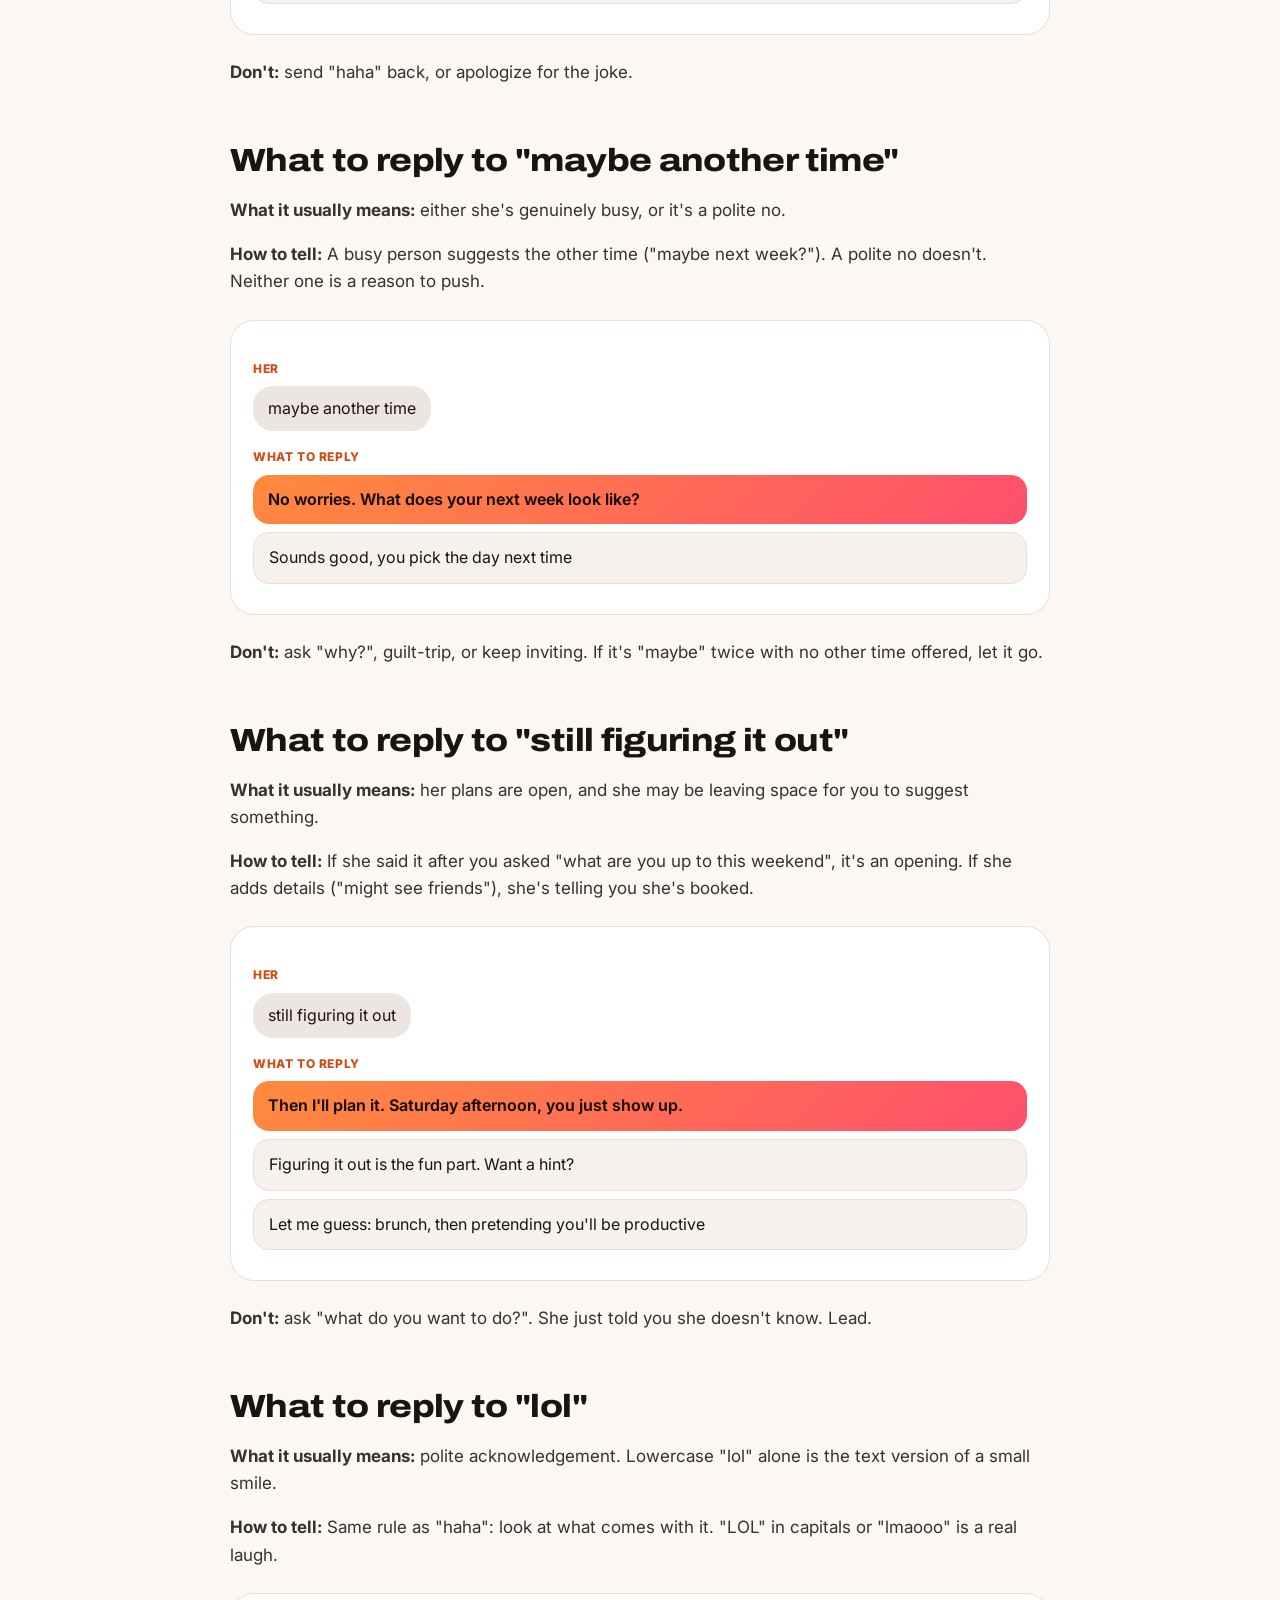
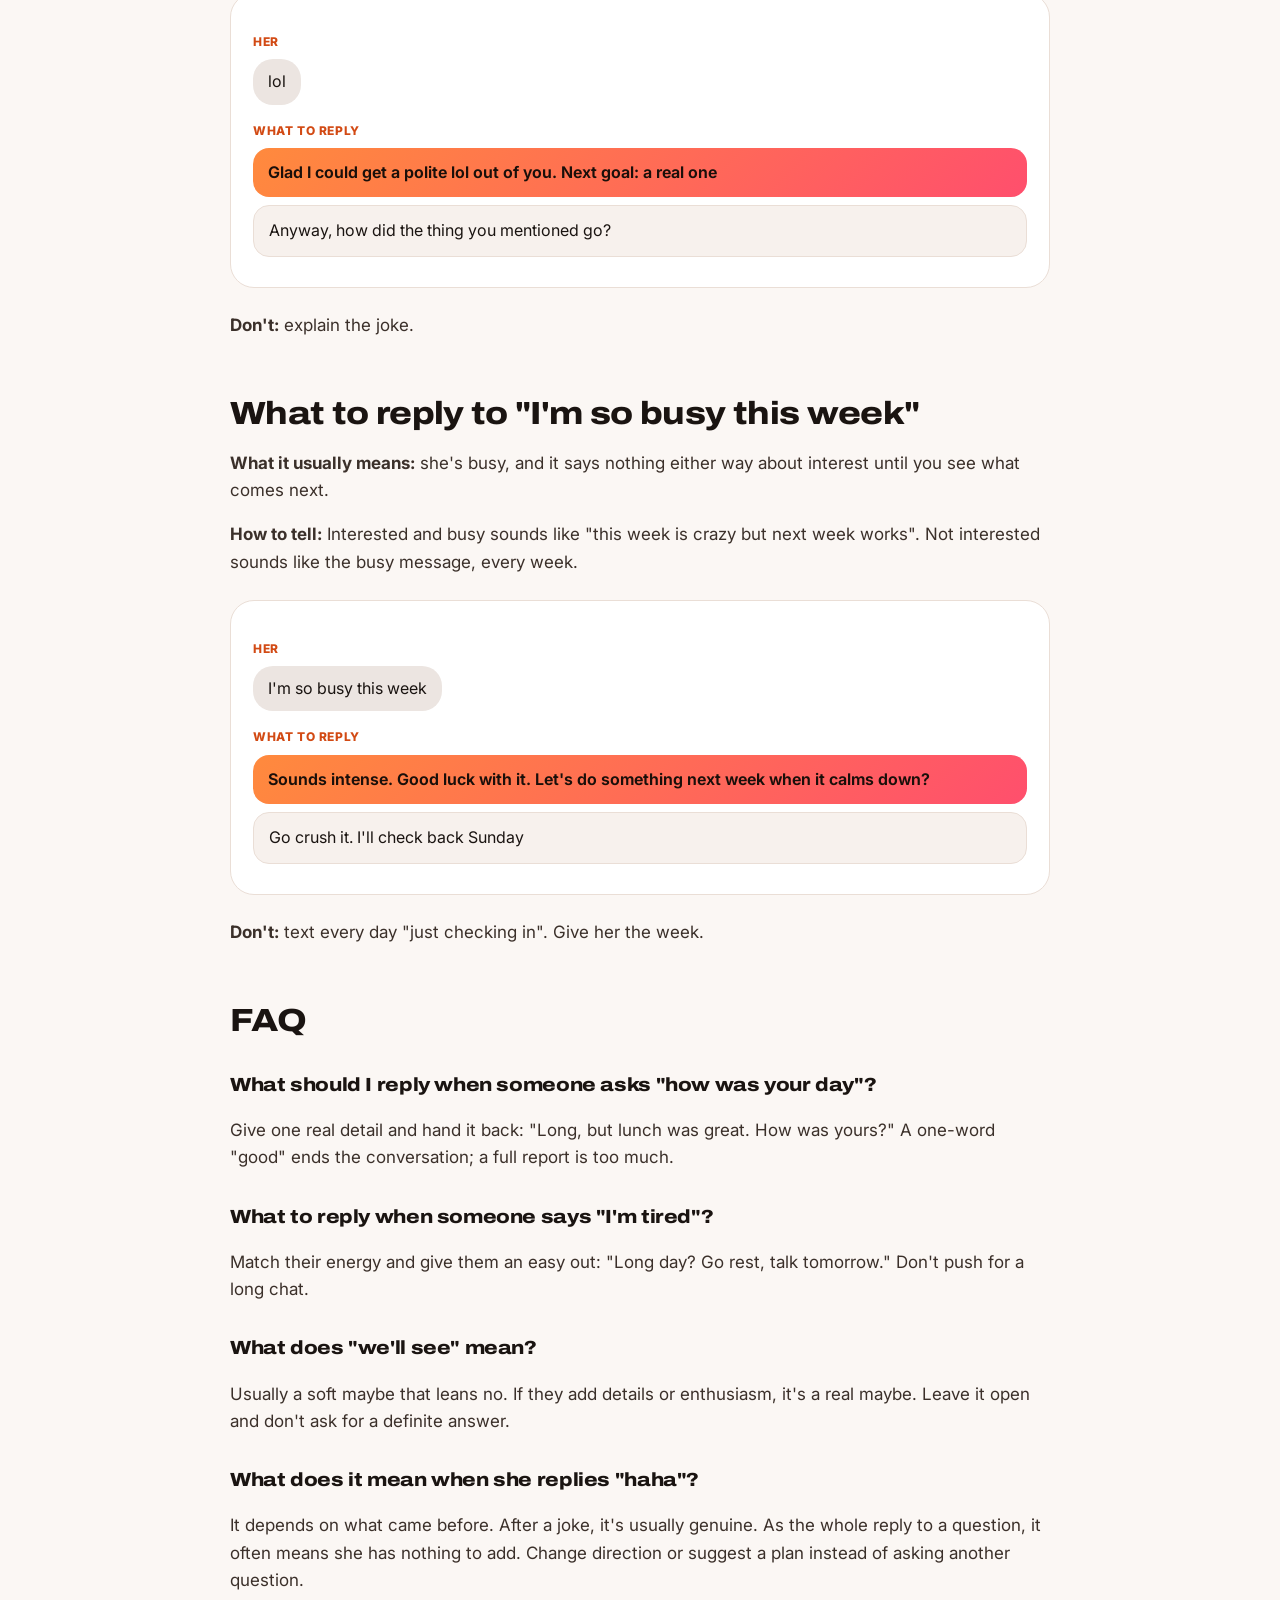
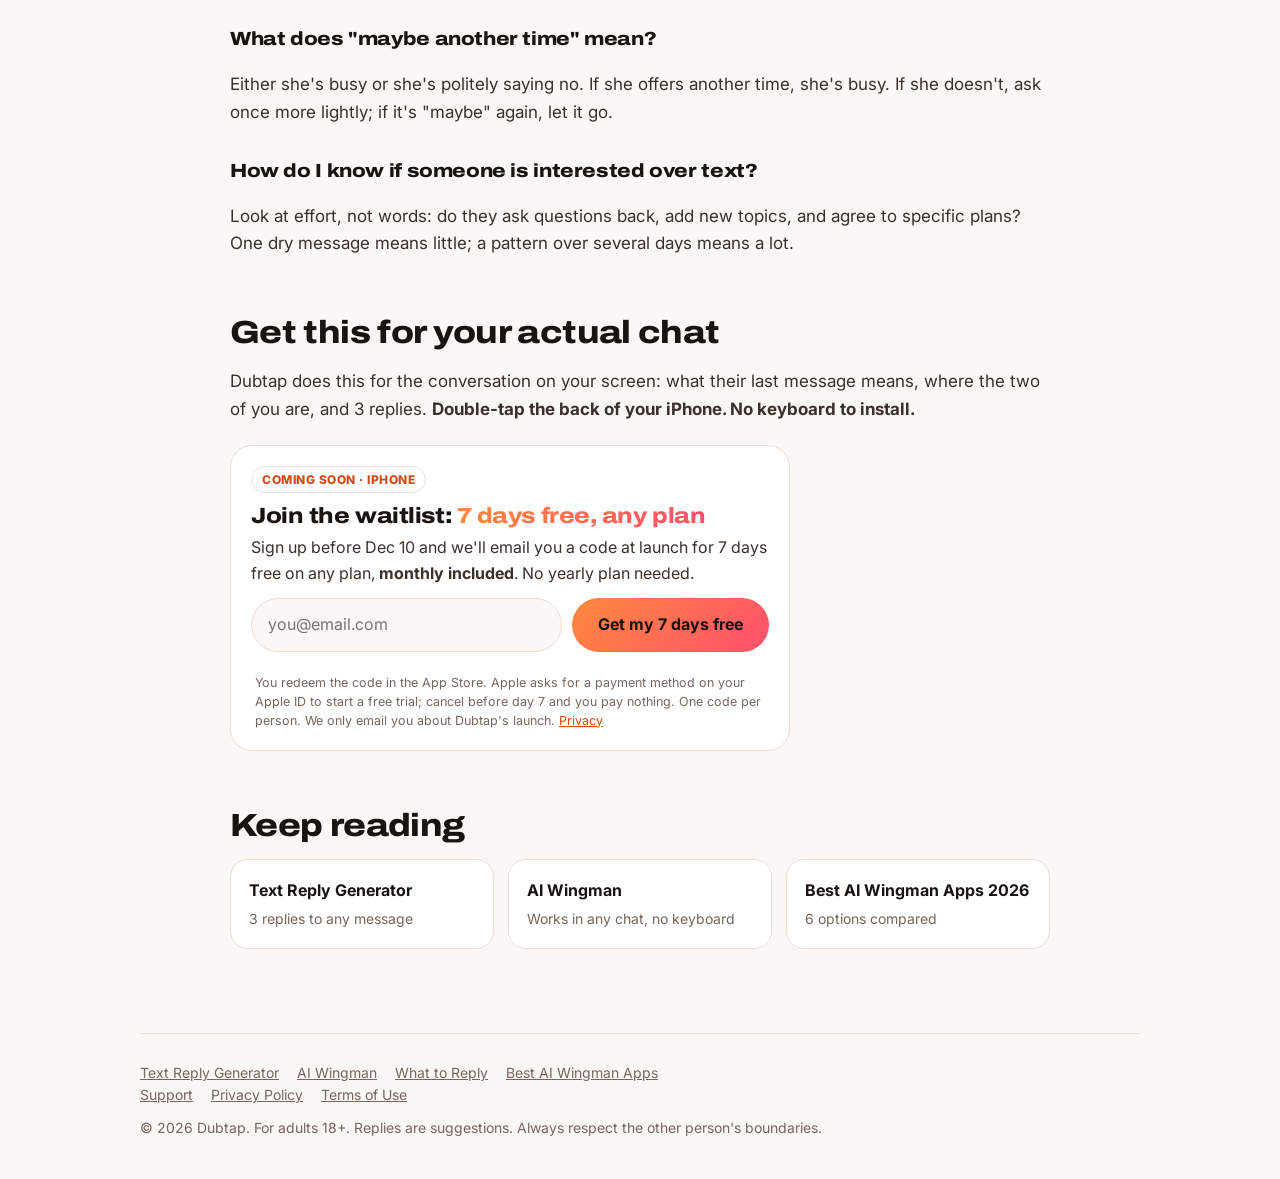
<file: what-she-means/index.html>
<!doctype html>
<html lang="en">
<head>
<meta charset="utf-8">
<meta name="viewport" content="width=device-width,initial-scale=1">
<!-- Google tag (gtag.js) -->
<script async src="https://www.googletagmanager.com/gtag/js?id=G-SCX7QS1SBQ"></script>
<script>window.dataLayer = window.dataLayer || []; function gtag(){dataLayer.push(arguments);} gtag('js', new Date()); gtag('config', 'G-SCX7QS1SBQ');</script>
<title>What to Reply &amp; What She Means: 8 Texts Decoded | Dubtap</title>
<meta name="description" content="What to reply to &quot;how was your day&quot;, &quot;I&#x27;m tired&quot;, &quot;we&#x27;ll see&quot;, &quot;haha&quot; and more: what each text usually means, how to tell, and replies you can send.">
<link rel="canonical" href="https://dubtap.app/what-she-means/">
<meta property="og:site_name" content="Dubtap">
<meta property="og:type" content="website">
<meta property="og:url" content="https://dubtap.app/what-she-means/">
<meta property="og:title" content="What to Reply &amp; What She Means: 8 Texts Decoded | Dubtap">
<meta property="og:description" content="What to reply to &quot;how was your day&quot;, &quot;I&#x27;m tired&quot;, &quot;we&#x27;ll see&quot;, &quot;haha&quot; and more: what each text usually means, how to tell, and replies you can send.">
<meta property="og:image" content="https://dubtap.app/assets/og.jpg">
<meta property="og:image:width" content="1200">
<meta property="og:image:height" content="630">
<meta name="twitter:card" content="summary_large_image">
<link rel="icon" href="/favicon.svg" type="image/svg+xml">
<link rel="icon" href="/favicon-32.png" sizes="32x32" type="image/png">
<link rel="apple-touch-icon" href="/apple-touch-icon.png">
<script>try{var t=localStorage.getItem("theme");if(t=="light"||t=="dark")document.documentElement.setAttribute("data-theme",t)}catch(e){}</script>
<link rel="preconnect" href="https://fonts.googleapis.com"><link rel="preconnect" href="https://fonts.gstatic.com" crossorigin><link href="https://fonts.googleapis.com/css2?family=Archivo:wdth,wght@100..125,500..900&family=Inter:wght@400;500;600;700&display=swap" rel="stylesheet">
<link rel="stylesheet" href="/assets/site.css">
<script type="application/ld+json">{"@context": "https://schema.org", "@type": "FAQPage", "mainEntity": [{"@type": "Question", "name": "What should I reply when someone asks \"how was your day\"?", "acceptedAnswer": {"@type": "Answer", "text": "Give one real detail and hand it back: \"Long, but lunch was great. How was yours?\" A one-word \"good\" ends the conversation; a full report is too much."}}, {"@type": "Question", "name": "What to reply when someone says \"I'm tired\"?", "acceptedAnswer": {"@type": "Answer", "text": "Match their energy and give them an easy out: \"Long day? Go rest, talk tomorrow.\" Don't push for a long chat."}}, {"@type": "Question", "name": "What does \"we'll see\" mean?", "acceptedAnswer": {"@type": "Answer", "text": "Usually a soft maybe that leans no. If they add details or enthusiasm, it's a real maybe. Leave it open and don't ask for a definite answer."}}, {"@type": "Question", "name": "What does it mean when she replies \"haha\"?", "acceptedAnswer": {"@type": "Answer", "text": "It depends on what came before. After a joke, it's usually genuine. As the whole reply to a question, it often means she has nothing to add. Change direction or suggest a plan instead of asking another question."}}, {"@type": "Question", "name": "What does \"maybe another time\" mean?", "acceptedAnswer": {"@type": "Answer", "text": "Either she's busy or she's politely saying no. If she offers another time, she's busy. If she doesn't, ask once more lightly; if it's \"maybe\" again, let it go."}}, {"@type": "Question", "name": "How do I know if someone is interested over text?", "acceptedAnswer": {"@type": "Answer", "text": "Look at effort, not words: do they ask questions back, add new topics, and agree to specific plans? One dry message means little; a pattern over several days means a lot."}}]}</script>
<script type="application/ld+json">{"@context": "https://schema.org", "@type": "BreadcrumbList", "itemListElement": [{"@type": "ListItem", "position": 1, "name": "Dubtap", "item": "https://dubtap.app/"}, {"@type": "ListItem", "position": 2, "name": "What to Reply", "item": "https://dubtap.app/what-she-means/"}]}</script>
<script src="/assets/theme.js" defer></script>
<script src="/assets/waitlist.js" defer></script>
</head>
<body>
<div class="wrap">
<header>
  <a class="brand" href="/"><span class="dot"></span>Dubtap</a>
  <div class="hdr-r"><nav><a href="/text-reply-generator/">Reply Generator</a><a href="/ai-wingman/">AI Wingman</a><a href="/what-she-means/">What to Reply</a><a href="/blog/best-ai-wingman-apps-2026/">Blog</a><a href="/support/">Support</a></nav><button class="theme" type="button" aria-label="Toggle light and dark mode" title="Light / dark"><span class="moon">☾</span><span class="sun">☀</span></button></div>
</header>
<main class="page">
<p class="crumbs"><a href="/">Dubtap</a> / What to Reply</p>
<h1>What to reply when you don't know what to say</h1>
<p class="lede">The texts that leave you staring at the keyboard, what they usually mean, and exactly what to reply. Works for a crush, a friend or a coworker. When it's your actual chat, <strong>double-tap the back of your iPhone</strong> and Dubtap reads the whole conversation for you.</p>
<div class="toc">
  <a href="#how-was-your-day">"how was your day?"</a><a href="#im-tired">"I'm tired"</a><a href="#well-see">"we'll see"</a><a href="#haha">"haha"</a><a href="#maybe-another-time">"maybe another time"</a><a href="#still-figuring-it-out">"still figuring it out"</a><a href="#lol">"lol"</a><a href="#busy">"I'm so busy this week"</a>
</div>
<p class="note-box">One message never tells the whole story. Read it together with how they've been texting for the last few days. That's what Dubtap does when you double-tap.</p>

<h2 style="margin-top:44px;color:var(--sub);font-size:15px;letter-spacing:.6px;text-transform:uppercase">Everyday texts</h2>
<h2 id="how-was-your-day">What to reply to "how was your day?"</h2>
<p><strong>What it usually means:</strong> a friendly check-in, and often an open door to keep talking.</p>
<p><strong>How to tell:</strong> If they ask it out of nowhere, or follow up on something you mentioned earlier, they want a real conversation. If it's just bounced back after you asked first, it's politeness.</p>
<div class="chat"><div class="label">Them</div><span class="bub">how was your day?</span>
<div class="label">What to reply</div><div class="rep best">Long, but the coffee was elite. How was yours?</div><div class="rep">Honestly a 6/10, saved by a good lunch. You?</div><div class="rep">Better now. Tell me one good thing that happened to you today.</div></div>
<p><strong>Don't:</strong> answer "good" and stop, or send a full report of your day.</p>

<h2 id="im-tired">What to reply to "I'm tired"</h2>
<p><strong>What it usually means:</strong> they're low on energy, for the day or for this conversation.</p>
<p><strong>How to tell:</strong> "I'm tired" plus a question back means they still want company, just low-effort. A one-line "I'm tired" late at night usually means they're wrapping up.</p>
<div class="chat"><div class="label">Them</div><span class="bub">I'm tired</span>
<div class="label">What to reply</div><div class="rep best">Sounds like a couch-and-snacks night. Go rest, talk tomorrow?</div><div class="rep">Long day? Want to vent, or want a distraction?</div><div class="rep">Fair. Sleep well, I'll text you tomorrow.</div></div>
<p><strong>Don't:</strong> push for a long chat, or take it personally.</p>

<h2 id="well-see">What to reply to "we'll see"</h2>
<p><strong>What it usually means:</strong> a soft maybe. Without anything else attached, it usually leans toward no.</p>
<p><strong>How to tell:</strong> "We'll see!" with details or excitement ("depends on work, but I want to") is a real maybe. A flat "we'll see" after an invite is a polite hedge.</p>
<div class="chat"><div class="label">Them</div><span class="bub">we'll see</span>
<div class="label">What to reply</div><div class="rep best">Fair. I'll keep Saturday open, just let me know.</div><div class="rep">No pressure. If it works, it works.</div></div>
<p><strong>Don't:</strong> ask for a definite answer, or ask again the same day.</p>

<h2 style="margin-top:64px;color:var(--sub);font-size:15px;letter-spacing:.6px;text-transform:uppercase">Texts from a crush: what she means</h2>
<h2 id="haha">What to reply to "haha"</h2>
<p><strong>What it usually means:</strong> she read it and liked it, but didn't give you anything to work with.</p>
<p><strong>How to tell:</strong> If it's "haha" plus something else (a question, an emoji, a comeback), she's engaged. If "haha" is the whole reply to your question, she has nothing to add, and asking another question will feel like an interview.</p>
<div class="chat"><div class="label">Her</div><span class="bub">haha</span>
<div class="label">What to reply</div><div class="rep best">Okay, new topic: best thing you ate this week?</div><div class="rep">I'll take that as you agreeing with me</div><div class="rep">Alright, I owe you a better joke in person. Coffee Thursday?</div></div>
<p><strong>Don't:</strong> send "haha" back, or apologize for the joke.</p>

<h2 id="maybe-another-time">What to reply to "maybe another time"</h2>
<p><strong>What it usually means:</strong> either she's genuinely busy, or it's a polite no.</p>
<p><strong>How to tell:</strong> A busy person suggests the other time ("maybe next week?"). A polite no doesn't. Neither one is a reason to push.</p>
<div class="chat"><div class="label">Her</div><span class="bub">maybe another time</span>
<div class="label">What to reply</div><div class="rep best">No worries. What does your next week look like?</div><div class="rep">Sounds good, you pick the day next time</div></div>
<p><strong>Don't:</strong> ask "why?", guilt-trip, or keep inviting. If it's "maybe" twice with no other time offered, let it go.</p>

<h2 id="still-figuring-it-out">What to reply to "still figuring it out"</h2>
<p><strong>What it usually means:</strong> her plans are open, and she may be leaving space for you to suggest something.</p>
<p><strong>How to tell:</strong> If she said it after you asked "what are you up to this weekend", it's an opening. If she adds details ("might see friends"), she's telling you she's booked.</p>
<div class="chat"><div class="label">Her</div><span class="bub">still figuring it out</span>
<div class="label">What to reply</div><div class="rep best">Then I'll plan it. Saturday afternoon, you just show up.</div><div class="rep">Figuring it out is the fun part. Want a hint?</div><div class="rep">Let me guess: brunch, then pretending you'll be productive</div></div>
<p><strong>Don't:</strong> ask "what do you want to do?". She just told you she doesn't know. Lead.</p>

<h2 id="lol">What to reply to "lol"</h2>
<p><strong>What it usually means:</strong> polite acknowledgement. Lowercase "lol" alone is the text version of a small smile.</p>
<p><strong>How to tell:</strong> Same rule as "haha": look at what comes with it. "LOL" in capitals or "lmaooo" is a real laugh.</p>
<div class="chat"><div class="label">Her</div><span class="bub">lol</span>
<div class="label">What to reply</div><div class="rep best">Glad I could get a polite lol out of you. Next goal: a real one</div><div class="rep">Anyway, how did the thing you mentioned go?</div></div>
<p><strong>Don't:</strong> explain the joke.</p>

<h2 id="busy">What to reply to "I'm so busy this week"</h2>
<p><strong>What it usually means:</strong> she's busy, and it says nothing either way about interest until you see what comes next.</p>
<p><strong>How to tell:</strong> Interested and busy sounds like "this week is crazy but next week works". Not interested sounds like the busy message, every week.</p>
<div class="chat"><div class="label">Her</div><span class="bub">I'm so busy this week</span>
<div class="label">What to reply</div><div class="rep best">Sounds intense. Good luck with it. Let's do something next week when it calms down?</div><div class="rep">Go crush it. I'll check back Sunday</div></div>
<p><strong>Don't:</strong> text every day "just checking in". Give her the week.</p>

<h2>FAQ</h2>
<section class="faq">
<h3>What should I reply when someone asks "how was your day"?</h3><p>Give one real detail and hand it back: "Long, but lunch was great. How was yours?" A one-word "good" ends the conversation; a full report is too much.</p>
<h3>What to reply when someone says "I'm tired"?</h3><p>Match their energy and give them an easy out: "Long day? Go rest, talk tomorrow." Don't push for a long chat.</p>
<h3>What does "we'll see" mean?</h3><p>Usually a soft maybe that leans no. If they add details or enthusiasm, it's a real maybe. Leave it open and don't ask for a definite answer.</p>
<h3>What does it mean when she replies "haha"?</h3><p>It depends on what came before. After a joke, it's usually genuine. As the whole reply to a question, it often means she has nothing to add. Change direction or suggest a plan instead of asking another question.</p>
<h3>What does "maybe another time" mean?</h3><p>Either she's busy or she's politely saying no. If she offers another time, she's busy. If she doesn't, ask once more lightly; if it's "maybe" again, let it go.</p>
<h3>How do I know if someone is interested over text?</h3><p>Look at effort, not words: do they ask questions back, add new topics, and agree to specific plans? One dry message means little; a pattern over several days means a lot.</p>
</section>

<h2>Get this for your actual chat</h2>
<p>Dubtap does this for the conversation on your screen: what their last message means, where the two of you are, and 3 replies. <strong>Double-tap the back of your iPhone. No keyboard to install.</strong></p>
<div class="wl-box"><div class="wl-head"><span class="wl-badge">Coming soon · iPhone</span><h3>Join the waitlist: <span class="grad">7 days free, any plan</span></h3><p>Sign up before Dec 10 and we'll email you a code at launch for 7 days free on any plan, <strong>monthly included</strong>. No yearly plan needed.</p></div><form class="wl" data-source="/what-she-means/" novalidate><input type="email" name="email" placeholder="you@email.com" autocomplete="email" required aria-label="Email address"><input type="text" name="website" tabindex="-1" autocomplete="off" class="wl-hp" aria-hidden="true"><button type="submit" class="btn">Get my 7 days free</button><p class="wl-msg" role="status" aria-live="polite"></p></form><p class="wl-fine">You redeem the code in the App Store. Apple asks for a payment method on your Apple ID to start a free trial; cancel before day 7 and you pay nothing. One code per person. We only email you about Dubtap's launch. <a href="/privacy/">Privacy</a></p></div>
<h2>Keep reading</h2><div class="more"><a href="/text-reply-generator/">Text Reply Generator<span>3 replies to any message</span></a><a href="/ai-wingman/">AI Wingman<span>Works in any chat, no keyboard</span></a><a href="/blog/best-ai-wingman-apps-2026/">Best AI Wingman Apps 2026<span>6 options compared</span></a></div>
</main>
<footer>
  <a href="/text-reply-generator/">Text Reply Generator</a><a href="/ai-wingman/">AI Wingman</a><a href="/what-she-means/">What to Reply</a><a href="/blog/best-ai-wingman-apps-2026/">Best AI Wingman Apps</a><br><a href="/support/">Support</a><a href="/privacy/">Privacy Policy</a><a href="/terms/">Terms of Use</a>
  <div style="margin-top:10px">© 2026 Dubtap. For adults 18+. Replies are suggestions. Always respect the other person's boundaries.</div>
</footer>
</div>

</body>
</html>
</file>
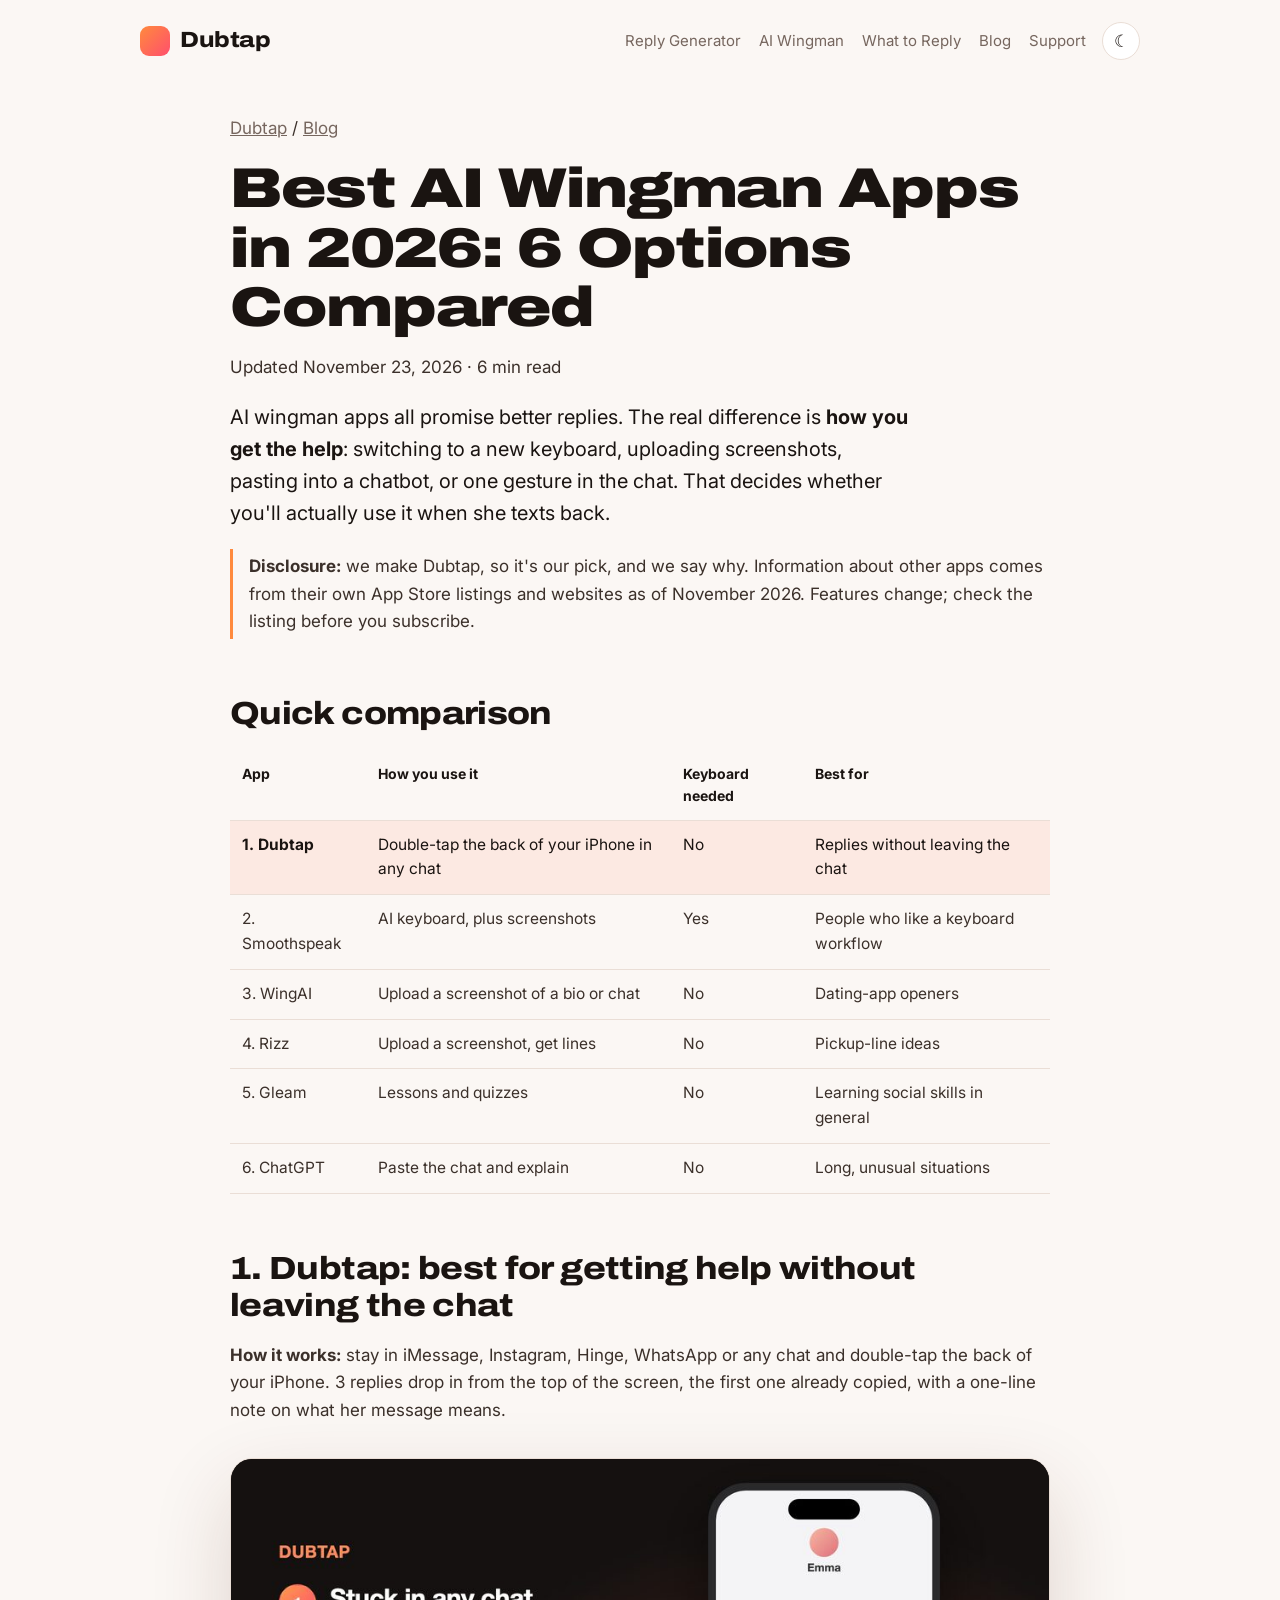
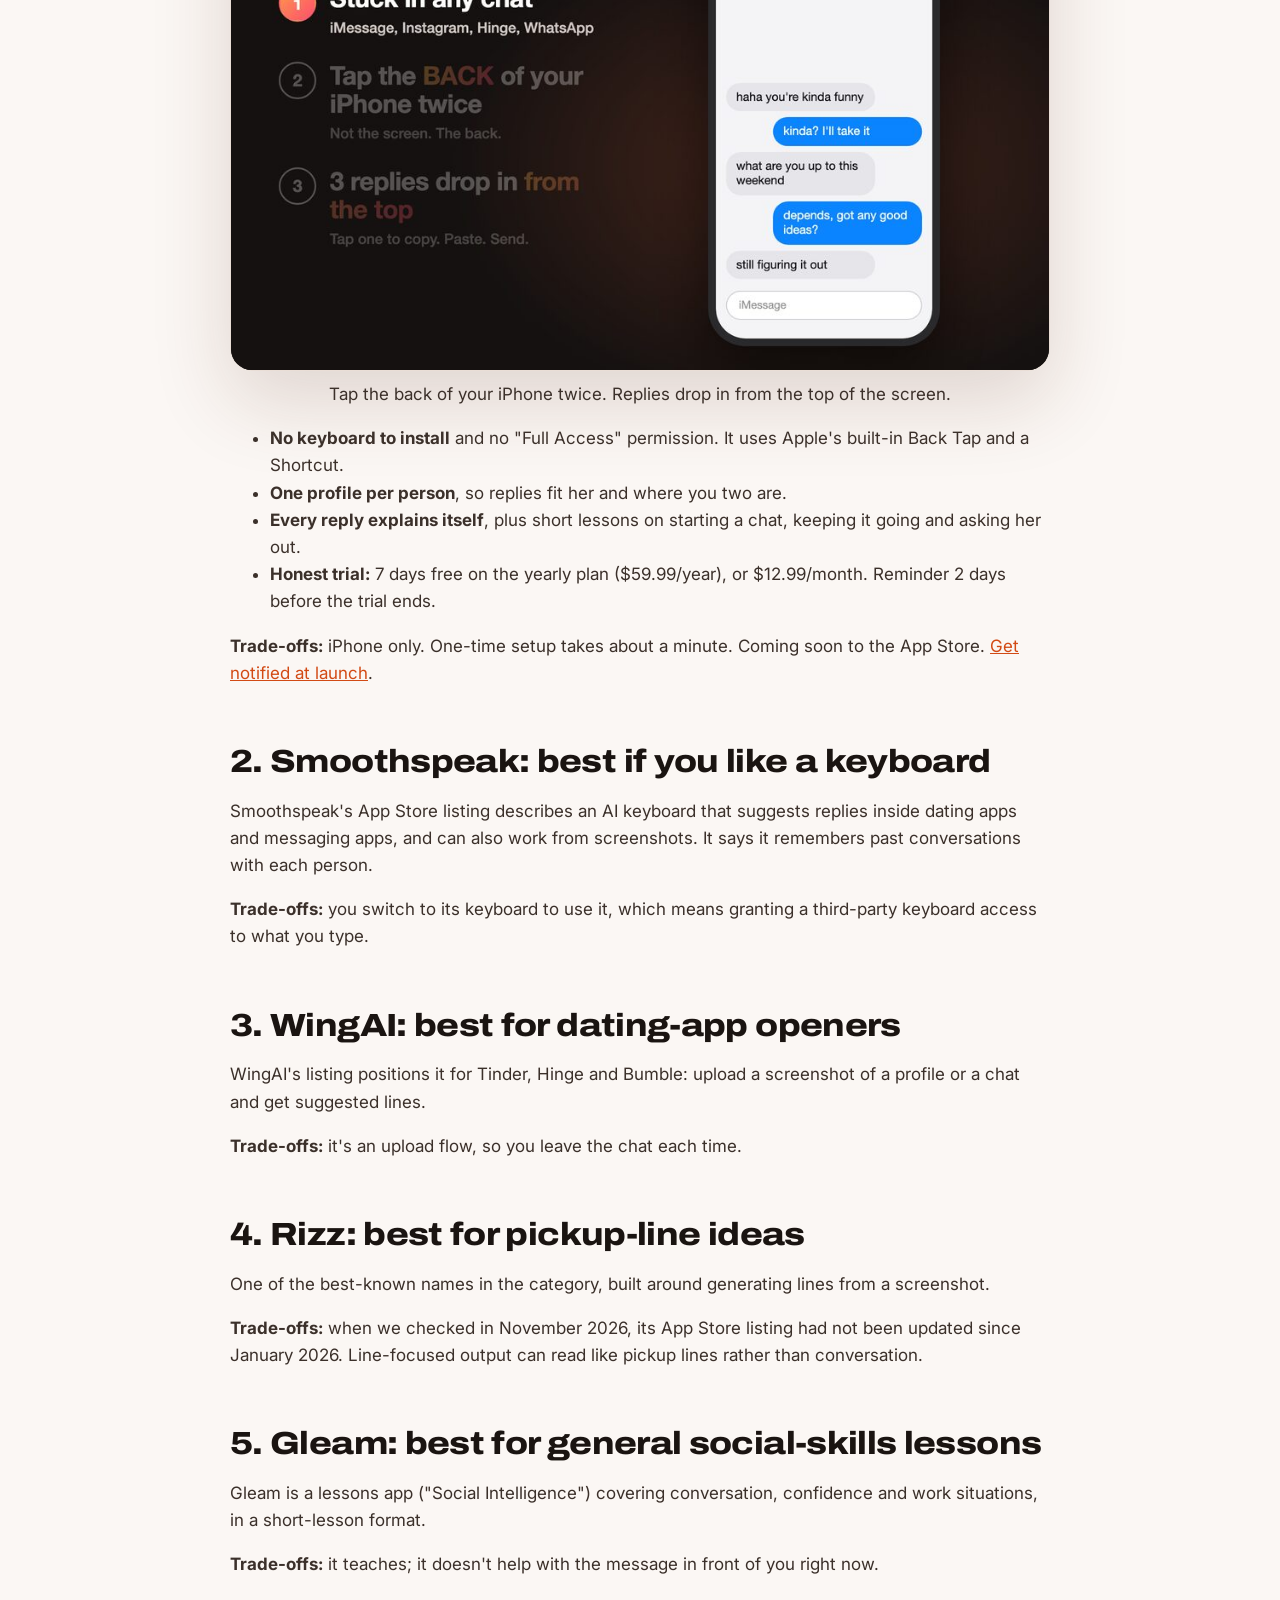
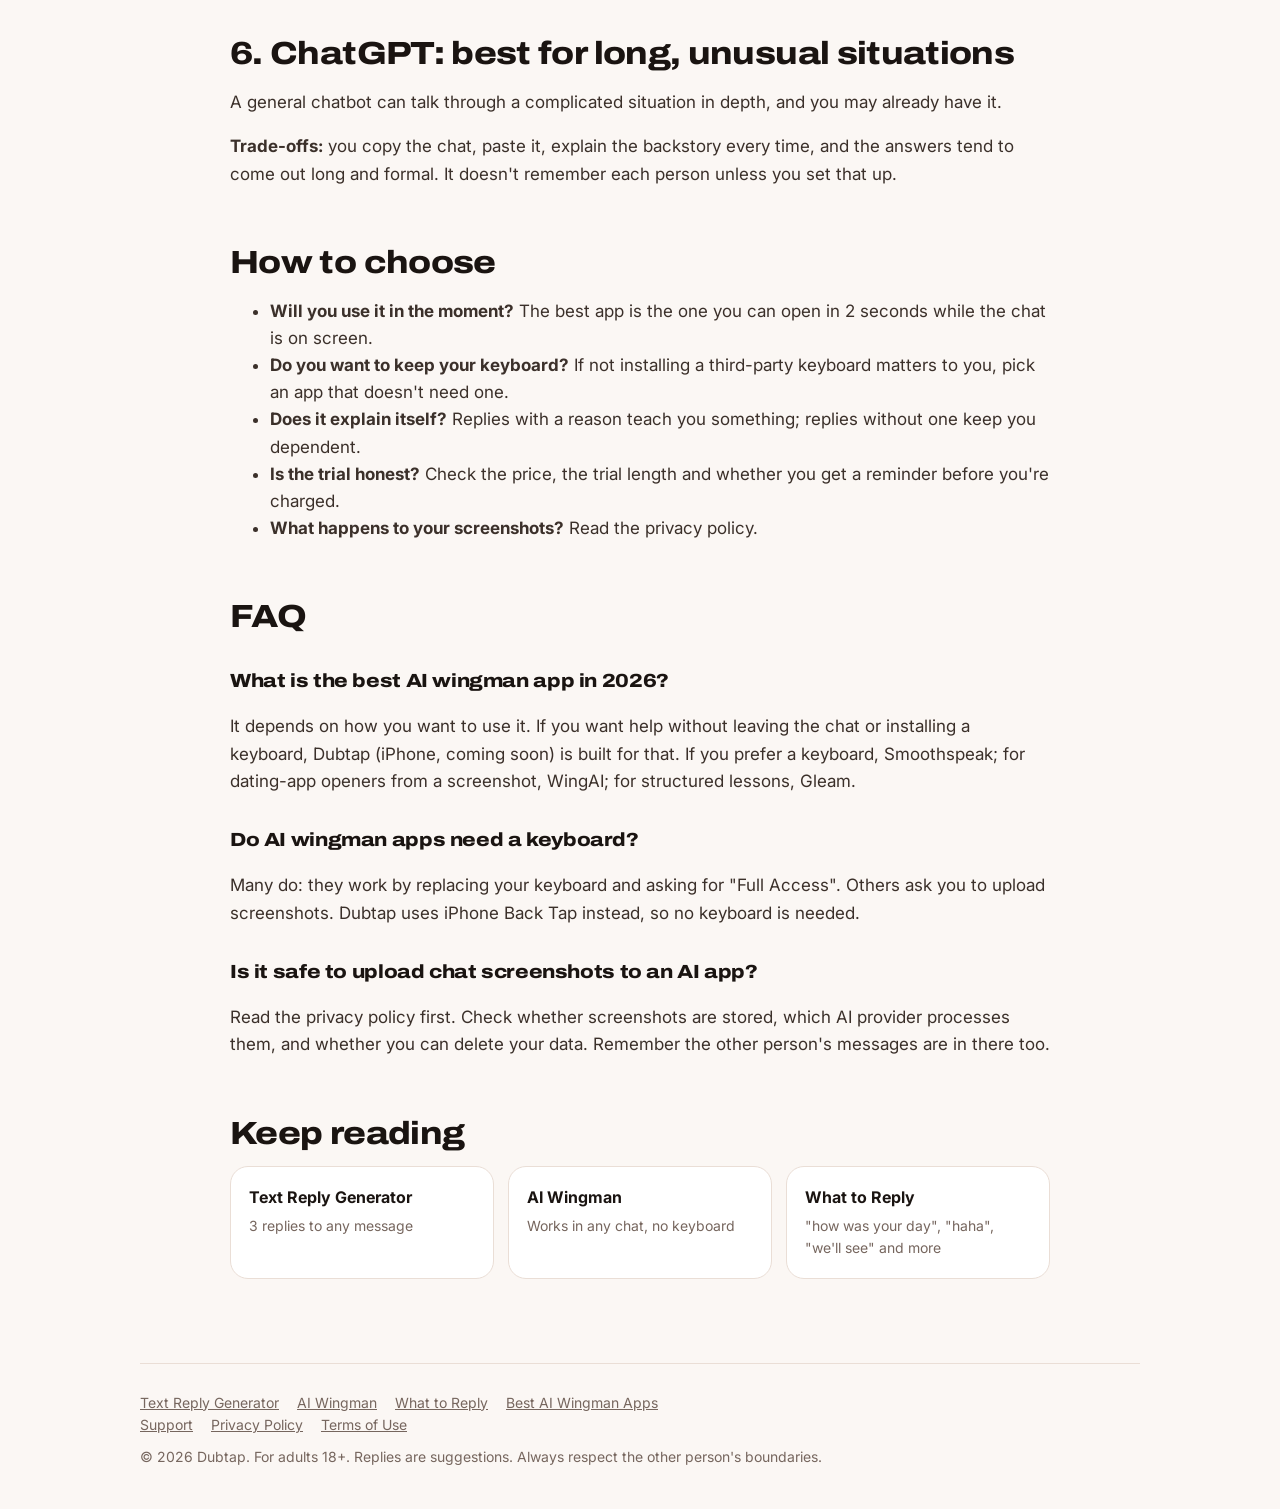
<file: blog/best-ai-wingman-apps-2026/index.html>
<!doctype html>
<html lang="en">
<head>
<meta charset="utf-8">
<meta name="viewport" content="width=device-width,initial-scale=1">
<!-- Google tag (gtag.js) -->
<script async src="https://www.googletagmanager.com/gtag/js?id=G-SCX7QS1SBQ"></script>
<script>window.dataLayer = window.dataLayer || []; function gtag(){dataLayer.push(arguments);} gtag('js', new Date()); gtag('config', 'G-SCX7QS1SBQ');</script>
<title>Best AI Wingman Apps in 2026: 6 Options Compared | Dubtap</title>
<meta name="description" content="The best AI wingman and texting apps in 2026, compared by how you actually use them: keyboard, screenshot upload, chatbot, or one double-tap.">
<link rel="canonical" href="https://dubtap.app/blog/best-ai-wingman-apps-2026/">
<meta property="og:site_name" content="Dubtap">
<meta property="og:type" content="article">
<meta property="og:url" content="https://dubtap.app/blog/best-ai-wingman-apps-2026/">
<meta property="og:title" content="Best AI Wingman Apps in 2026: 6 Options Compared | Dubtap">
<meta property="og:description" content="The best AI wingman and texting apps in 2026, compared by how you actually use them: keyboard, screenshot upload, chatbot, or one double-tap.">
<meta property="og:image" content="https://dubtap.app/assets/og.jpg">
<meta property="og:image:width" content="1200">
<meta property="og:image:height" content="630">
<meta name="twitter:card" content="summary_large_image">
<link rel="icon" href="/favicon.svg" type="image/svg+xml">
<link rel="icon" href="/favicon-32.png" sizes="32x32" type="image/png">
<link rel="apple-touch-icon" href="/apple-touch-icon.png">
<script>try{var t=localStorage.getItem("theme");if(t=="light"||t=="dark")document.documentElement.setAttribute("data-theme",t)}catch(e){}</script>
<link rel="preconnect" href="https://fonts.googleapis.com"><link rel="preconnect" href="https://fonts.gstatic.com" crossorigin><link href="https://fonts.googleapis.com/css2?family=Archivo:wdth,wght@100..125,500..900&family=Inter:wght@400;500;600;700&display=swap" rel="stylesheet">
<link rel="stylesheet" href="/assets/site.css">
<script type="application/ld+json">{"@context": "https://schema.org", "@type": "Article", "headline": "Best AI Wingman Apps in 2026: 6 Options Compared", "datePublished": "2026-11-23", "dateModified": "2026-11-23", "author": {"@type": "Organization", "name": "Dubtap", "url": "https://dubtap.app"}, "publisher": {"@type": "Organization", "name": "Dubtap", "url": "https://dubtap.app"}, "mainEntityOfPage": "https://dubtap.app/blog/best-ai-wingman-apps-2026/"}</script>
<script type="application/ld+json">{"@context": "https://schema.org", "@type": "FAQPage", "mainEntity": [{"@type": "Question", "name": "What is the best AI wingman app in 2026?", "acceptedAnswer": {"@type": "Answer", "text": "It depends on how you want to use it. If you want help without leaving the chat or installing a keyboard, Dubtap (iPhone, coming soon) is built for that. If you prefer a keyboard, Smoothspeak; for dating-app openers from a screenshot, WingAI; for structured lessons, Gleam."}}, {"@type": "Question", "name": "Do AI wingman apps need a keyboard?", "acceptedAnswer": {"@type": "Answer", "text": "Many do: they work by replacing your keyboard and asking for \"Full Access\". Others ask you to upload screenshots. Dubtap uses iPhone Back Tap instead, so no keyboard is needed."}}, {"@type": "Question", "name": "Is it safe to upload chat screenshots to an AI app?", "acceptedAnswer": {"@type": "Answer", "text": "Read the privacy policy first. Check whether screenshots are stored, which AI provider processes them, and whether you can delete your data. Remember the other person's messages are in there too."}}]}</script>
<script type="application/ld+json">{"@context": "https://schema.org", "@type": "BreadcrumbList", "itemListElement": [{"@type": "ListItem", "position": 1, "name": "Dubtap", "item": "https://dubtap.app/"}, {"@type": "ListItem", "position": 2, "name": "Blog", "item": "https://dubtap.app/blog/best-ai-wingman-apps-2026/"}, {"@type": "ListItem", "position": 3, "name": "Best AI Wingman Apps 2026", "item": "https://dubtap.app/blog/best-ai-wingman-apps-2026/"}]}</script>
<script src="/assets/theme.js" defer></script>
<script src="/assets/waitlist.js" defer></script>
</head>
<body>
<div class="wrap">
<header>
  <a class="brand" href="/"><span class="dot"></span>Dubtap</a>
  <div class="hdr-r"><nav><a href="/text-reply-generator/">Reply Generator</a><a href="/ai-wingman/">AI Wingman</a><a href="/what-she-means/">What to Reply</a><a href="/blog/best-ai-wingman-apps-2026/">Blog</a><a href="/support/">Support</a></nav><button class="theme" type="button" aria-label="Toggle light and dark mode" title="Light / dark"><span class="moon">☾</span><span class="sun">☀</span></button></div>
</header>
<main class="page">
<p class="crumbs"><a href="/">Dubtap</a> / <a href="/blog/best-ai-wingman-apps-2026/">Blog</a></p>
<h1>Best AI Wingman Apps in 2026: 6 Options Compared</h1>
<p class="meta crumbs">Updated November 23, 2026 · 6 min read</p>
<p class="lede">AI wingman apps all promise better replies. The real difference is <strong>how you get the help</strong>: switching to a new keyboard, uploading screenshots, pasting into a chatbot, or one gesture in the chat. That decides whether you'll actually use it when she texts back.</p>
<p class="note-box"><strong>Disclosure:</strong> we make Dubtap, so it's our pick, and we say why. Information about other apps comes from their own App Store listings and websites as of November 2026. Features change; check the listing before you subscribe.</p>

<h2>Quick comparison</h2>
<div class="tbl"><table>
<tr><th>App</th><th>How you use it</th><th>Keyboard needed</th><th>Best for</th></tr>
<tr><td class="us"><strong>1. Dubtap</strong></td><td class="us">Double-tap the back of your iPhone in any chat</td><td class="us">No</td><td class="us">Replies without leaving the chat</td></tr>
<tr><td>2. Smoothspeak</td><td>AI keyboard, plus screenshots</td><td>Yes</td><td>People who like a keyboard workflow</td></tr>
<tr><td>3. WingAI</td><td>Upload a screenshot of a bio or chat</td><td>No</td><td>Dating-app openers</td></tr>
<tr><td>4. Rizz</td><td>Upload a screenshot, get lines</td><td>No</td><td>Pickup-line ideas</td></tr>
<tr><td>5. Gleam</td><td>Lessons and quizzes</td><td>No</td><td>Learning social skills in general</td></tr>
<tr><td>6. ChatGPT</td><td>Paste the chat and explain</td><td>No</td><td>Long, unusual situations</td></tr>
</table></div>

<h2>1. Dubtap: best for getting help without leaving the chat</h2>
<p><strong>How it works:</strong> stay in iMessage, Instagram, Hinge, WhatsApp or any chat and double-tap the back of your iPhone. 3 replies drop in from the top of the screen, the first one already copied, with a one-line note on what her message means.</p>
<div class="gifbox"><video autoplay muted loop playsinline preload="metadata" width="960" height="600" poster="/assets/dubtap-double-tap-poster.jpg" aria-label="Double-tap the back of the iPhone, then 3 replies drop in from the top of the screen"><source src="/assets/dubtap-double-tap.mp4" type="video/mp4"></video></div><p class="cap">Tap the back of your iPhone twice. Replies drop in from the top of the screen.</p>
<ul>
<li><strong>No keyboard to install</strong> and no "Full Access" permission. It uses Apple's built-in Back Tap and a Shortcut.</li>
<li><strong>One profile per person</strong>, so replies fit her and where you two are.</li>
<li><strong>Every reply explains itself</strong>, plus short lessons on starting a chat, keeping it going and asking her out.</li>
<li><strong>Honest trial:</strong> 7 days free on the yearly plan ($59.99/year), or $12.99/month. Reminder 2 days before the trial ends.</li>
</ul>
<p><strong>Trade-offs:</strong> iPhone only. One-time setup takes about a minute. Coming soon to the App Store. <a href="/#waitlist">Get notified at launch</a>.</p>

<h2>2. Smoothspeak: best if you like a keyboard</h2>
<p>Smoothspeak's App Store listing describes an AI keyboard that suggests replies inside dating apps and messaging apps, and can also work from screenshots. It says it remembers past conversations with each person.</p>
<p><strong>Trade-offs:</strong> you switch to its keyboard to use it, which means granting a third-party keyboard access to what you type.</p>

<h2>3. WingAI: best for dating-app openers</h2>
<p>WingAI's listing positions it for Tinder, Hinge and Bumble: upload a screenshot of a profile or a chat and get suggested lines.</p>
<p><strong>Trade-offs:</strong> it's an upload flow, so you leave the chat each time.</p>

<h2>4. Rizz: best for pickup-line ideas</h2>
<p>One of the best-known names in the category, built around generating lines from a screenshot.</p>
<p><strong>Trade-offs:</strong> when we checked in November 2026, its App Store listing had not been updated since January 2026. Line-focused output can read like pickup lines rather than conversation.</p>

<h2>5. Gleam: best for general social-skills lessons</h2>
<p>Gleam is a lessons app ("Social Intelligence") covering conversation, confidence and work situations, in a short-lesson format.</p>
<p><strong>Trade-offs:</strong> it teaches; it doesn't help with the message in front of you right now.</p>

<h2>6. ChatGPT: best for long, unusual situations</h2>
<p>A general chatbot can talk through a complicated situation in depth, and you may already have it.</p>
<p><strong>Trade-offs:</strong> you copy the chat, paste it, explain the backstory every time, and the answers tend to come out long and formal. It doesn't remember each person unless you set that up.</p>

<h2>How to choose</h2>
<ul>
<li><strong>Will you use it in the moment?</strong> The best app is the one you can open in 2 seconds while the chat is on screen.</li>
<li><strong>Do you want to keep your keyboard?</strong> If not installing a third-party keyboard matters to you, pick an app that doesn't need one.</li>
<li><strong>Does it explain itself?</strong> Replies with a reason teach you something; replies without one keep you dependent.</li>
<li><strong>Is the trial honest?</strong> Check the price, the trial length and whether you get a reminder before you're charged.</li>
<li><strong>What happens to your screenshots?</strong> Read the privacy policy.</li>
</ul>

<h2>FAQ</h2>
<section class="faq">
<h3>What is the best AI wingman app in 2026?</h3><p>It depends on how you want to use it. If you want help without leaving the chat or installing a keyboard, Dubtap (iPhone, coming soon) is built for that. If you prefer a keyboard, Smoothspeak; for dating-app openers from a screenshot, WingAI; for structured lessons, Gleam.</p>
<h3>Do AI wingman apps need a keyboard?</h3><p>Many do: they work by replacing your keyboard and asking for "Full Access". Others ask you to upload screenshots. Dubtap uses iPhone Back Tap instead, so no keyboard is needed.</p>
<h3>Is it safe to upload chat screenshots to an AI app?</h3><p>Read the privacy policy first. Check whether screenshots are stored, which AI provider processes them, and whether you can delete your data. Remember the other person's messages are in there too.</p>
</section>
<h2>Keep reading</h2><div class="more"><a href="/text-reply-generator/">Text Reply Generator<span>3 replies to any message</span></a><a href="/ai-wingman/">AI Wingman<span>Works in any chat, no keyboard</span></a><a href="/what-she-means/">What to Reply<span>"how was your day", "haha", "we'll see" and more</span></a></div>
</main>
<footer>
  <a href="/text-reply-generator/">Text Reply Generator</a><a href="/ai-wingman/">AI Wingman</a><a href="/what-she-means/">What to Reply</a><a href="/blog/best-ai-wingman-apps-2026/">Best AI Wingman Apps</a><br><a href="/support/">Support</a><a href="/privacy/">Privacy Policy</a><a href="/terms/">Terms of Use</a>
  <div style="margin-top:10px">© 2026 Dubtap. For adults 18+. Replies are suggestions. Always respect the other person's boundaries.</div>
</footer>
</div>

</body>
</html>
</file>
<file: assets/site.css>
:root{--bg:#fbf7f4;--card:#ffffff;--line:#eaded6;--ink:#1a1411;--sub:#76665e;--body:#3b302a;--strong:#1a1411;--bubble:#ece5e1;--bubble-ink:#1a1411;--rep:#f7f1ed;--us:rgba(255,110,70,.10);--shadow:rgba(80,40,20,.16);--frame:#e4dad4;--link:#d24a14;--a1:#ff8a3d;--a2:#ff4f6d;color-scheme:light}
@media (prefers-color-scheme:dark){:root:not([data-theme="light"]){--bg:#0d0b0a;--card:#1c1715;--line:#3a302b;--ink:#fff;--sub:#a8988f;--body:#e9ddd5;--strong:#f3e9e3;--bubble:#2f2826;--bubble-ink:#fff;--rep:#2a2321;--us:rgba(255,120,80,.09);--shadow:rgba(0,0,0,.8);--frame:#2a2320;--link:#ff8a3d;color-scheme:dark}}
:root[data-theme="dark"]{--bg:#0d0b0a;--card:#1c1715;--line:#3a302b;--ink:#fff;--sub:#a8988f;--body:#e9ddd5;--strong:#f3e9e3;--bubble:#2f2826;--bubble-ink:#fff;--rep:#2a2321;--us:rgba(255,120,80,.09);--shadow:rgba(0,0,0,.8);--frame:#2a2320;--link:#ff8a3d;color-scheme:dark}
*{box-sizing:border-box}
html{-webkit-text-size-adjust:100%}
body{margin:0;background:var(--bg);transition:background .2s,color .2s;color:var(--ink);font-family:-apple-system,BlinkMacSystemFont,"Segoe UI",Roboto,Helvetica,Arial,sans-serif;line-height:1.6}
a{color:var(--link)}
.wrap{max-width:1040px;margin:0 auto;padding:0 20px}
header{display:flex;align-items:center;justify-content:space-between;padding:22px 0}
.brand{display:flex;align-items:center;gap:10px;font-weight:800;font-size:22px;color:var(--ink);text-decoration:none}
.dot{width:30px;height:30px;border-radius:9px;background:linear-gradient(135deg,var(--a1),var(--a2))}
nav a{color:var(--sub);text-decoration:none;margin-left:18px;font-size:15px}
nav a:hover{color:var(--ink)}
.grad{background:linear-gradient(90deg,var(--a1),var(--a2));-webkit-background-clip:text;background-clip:text;color:transparent}
.hero{display:grid;grid-template-columns:1.1fr .9fr;gap:48px;align-items:center;padding:40px 0 70px}
.hero h1{font-size:clamp(38px,6vw,64px);line-height:1.05;letter-spacing:-1.5px;margin:0 0 20px}
.hero p{font-size:19px;color:var(--body);margin:0 0 28px;max-width:520px}
.btn{display:inline-block;background:linear-gradient(135deg,var(--a1),var(--a2));color:#1a0f0a;font-weight:700;padding:14px 26px;border-radius:999px;text-decoration:none}
.note{color:var(--sub);font-size:14px;margin-top:12px}
.phone{border:10px solid var(--frame);border-radius:44px;overflow:hidden;box-shadow:0 30px 90px var(--shadow);max-width:330px;margin:0 auto}
.phone img{display:block;width:100%}
.features{display:grid;grid-template-columns:repeat(3,1fr);gap:18px;padding-bottom:70px}
.card{background:var(--card);border:1px solid var(--line);border-radius:22px;padding:26px}
.card h3{margin:0 0 8px;font-size:19px}
.card p{margin:0;color:var(--sub)}
.split{display:grid;grid-template-columns:.8fr 1.2fr;gap:48px;align-items:center;padding-bottom:80px}
.split h2{font-size:34px;line-height:1.15;margin:0 0 14px}
.split p{color:var(--body)}
footer{border-top:1px solid var(--line);padding:28px 0 40px;color:var(--sub);font-size:14px}
footer a{color:var(--sub);margin-right:18px}
.doc{max-width:760px;padding:20px 0 70px}
.doc h1{font-size:38px;margin:10px 0 4px}
.doc h2{font-size:22px;margin:34px 0 8px}
.doc p,.doc li{color:var(--body)}
.doc .meta{color:var(--sub);margin-bottom:24px}
@media (max-width:760px){
  .hero,.split{grid-template-columns:1fr}
  .features{grid-template-columns:1fr}
  nav a{margin-left:12px;font-size:14px}
}

/* ---- content pages (2026-11-23) ---- */
nav{display:flex;flex-wrap:wrap;justify-content:flex-end;gap:6px 18px}
nav a{margin-left:0}
.page{max-width:820px;margin:0 auto;padding:16px 0 70px}
.page h1{font-size:clamp(36px,5.5vw,56px);line-height:1.06;letter-spacing:-1.2px;margin:8px 0 16px}
.page h2{font-size:clamp(24px,3.4vw,32px);line-height:1.18;margin:56px 0 14px;letter-spacing:-.4px}
.page h3{font-size:20px;margin:28px 0 8px}
.page p,.page li{color:var(--body);font-size:17px}
.lede{font-size:20px!important;color:var(--strong)!important;max-width:680px}
.crumbs{font-size:14px;color:var(--sub)}
.crumbs a{color:var(--sub)}
.cta{display:flex;flex-wrap:wrap;align-items:center;gap:14px;margin:26px 0 8px}
.ghost{color:var(--ink);text-decoration:none;border:1px solid var(--line);padding:13px 22px;border-radius:999px;font-weight:600}
.gifbox{margin:34px 0 8px;border-radius:22px;overflow:hidden;border:1px solid var(--line);box-shadow:0 30px 80px var(--shadow)}
.gifbox img{display:block;width:100%;height:auto}
.cap{color:var(--sub);font-size:14px;margin-top:10px;text-align:center}
.chat{background:var(--card);border:1px solid var(--line);border-radius:24px;padding:22px;margin:24px 0}
.bub{display:inline-block;max-width:85%;padding:10px 15px;border-radius:20px;background:var(--bubble);color:var(--bubble-ink);font-size:16px}
.label{font-size:12px;font-weight:800;letter-spacing:.6px;color:var(--a1);text-transform:uppercase;margin:16px 0 8px;color:var(--link)}
.rep{border-radius:16px;padding:12px 15px;margin:8px 0;background:var(--rep);border:1px solid var(--line)}
.rep.best{background:linear-gradient(135deg,var(--a1),var(--a2));border:0;color:#1a0f0a;font-weight:650}
.rep b{display:block;font-size:11.5px;letter-spacing:.6px;opacity:.8;margin-bottom:2px}
.why{font-size:15px;color:var(--sub);margin-top:12px}
.why strong{color:var(--strong)}
.steps3{display:grid;grid-template-columns:repeat(3,1fr);gap:16px;margin:20px 0}
.steps3 .card h3{margin-top:0}
.tbl{width:100%;overflow-x:auto;margin:18px 0}
table{border-collapse:collapse;width:100%;min-width:560px;font-size:15.5px}
th,td{text-align:left;padding:12px 12px;border-bottom:1px solid var(--line);vertical-align:top;color:var(--body)}
th{color:var(--ink);font-size:14px}
td.us,th.us{background:var(--us);color:var(--ink)}
.faq h3{font-size:19px;margin:30px 0 6px;color:var(--ink)}
.toc{display:flex;flex-wrap:wrap;gap:10px;margin:14px 0}
.toc a{border:1px solid var(--line);border-radius:999px;padding:7px 14px;text-decoration:none;color:var(--strong);font-size:15px}
.note-box{border-left:3px solid var(--a1);padding:4px 0 4px 16px;margin:20px 0;color:var(--sub)}
.more{display:grid;grid-template-columns:repeat(3,1fr);gap:14px;margin:14px 0}
.more a{display:block;background:var(--card);border:1px solid var(--line);border-radius:18px;padding:18px;text-decoration:none;color:var(--ink);font-weight:700}
.more a span{display:block;color:var(--sub);font-weight:400;font-size:14px;margin-top:4px}
.demo{padding:0 0 70px}
.demo h2{font-size:34px;margin:0 0 6px}
@media (max-width:760px){.steps3,.more{grid-template-columns:1fr}header{flex-direction:column;align-items:flex-start;gap:10px}nav{justify-content:flex-start}}

/* theme toggle */
.hdr-r{display:flex;align-items:center;gap:16px}
.theme{flex:0 0 auto;width:38px;height:38px;border-radius:50%;border:1px solid var(--line);background:var(--card);color:var(--ink);font-size:17px;line-height:1;cursor:pointer;display:inline-flex;align-items:center;justify-content:center}
.theme:hover{border-color:var(--a1)}
.theme .sun{display:none}
@media (prefers-color-scheme:dark){:root:not([data-theme="light"]) .theme .sun{display:inline}:root:not([data-theme="light"]) .theme .moon{display:none}}
:root[data-theme="dark"] .theme .sun{display:inline}
:root[data-theme="dark"] .theme .moon{display:none}
@media (max-width:760px){.hdr-r{width:100%;justify-content:space-between;align-items:flex-start}}

/* waitlist + back-tap emphasis (2026-11-23) */
.wl-box{background:var(--card);border:1px solid var(--line);border-radius:22px;padding:20px;margin:22px 0 6px;max-width:560px}
.wl-badge{display:inline-block;font-size:12px;font-weight:800;letter-spacing:.5px;text-transform:uppercase;color:var(--link);border:1px solid var(--line);border-radius:999px;padding:3px 10px}
.wl-head h3{font-size:22px;line-height:1.2;margin:10px 0 6px}
.wl-head p{margin:0 0 12px;font-size:16px!important;color:var(--body)}
.wl{display:flex;flex-wrap:wrap;gap:10px}
.wl input[type=email]{flex:1 1 220px;min-width:0;font:inherit;font-size:16px;padding:13px 16px;border-radius:999px;border:1px solid var(--line);background:var(--bg);color:var(--ink)}
.wl input[type=email]:focus{outline:2px solid var(--a1);outline-offset:1px}
.wl button{border:0;cursor:pointer;font:inherit;font-weight:700;flex:0 0 auto}
.wl button:disabled{opacity:.6;cursor:default}
.wl-hp{position:absolute;left:-9999px;width:1px;height:1px;opacity:0}
.wl-msg{flex-basis:100%;margin:2px 4px 0;font-size:15px!important;min-height:0}
.wl-msg.ok{color:#2e9d5b!important;font-weight:600}
.wl-msg.err{color:#d8473a!important}
.wl.done input,.wl.done button{display:none}
.wl-fine{font-size:12.5px!important;color:var(--sub)!important;margin:10px 4px 0;line-height:1.5}
.vs{display:flex;flex-wrap:wrap;gap:8px;margin:0 0 4px}
.vs span{font-size:14px;font-weight:700;border-radius:999px;padding:6px 12px}
.vs-no{color:var(--sub);border:1px solid var(--line);text-decoration:line-through;text-decoration-color:rgba(216,71,58,.7)}
.vs-yes{color:#1a0f0a;background:linear-gradient(135deg,var(--a1),var(--a2))}
.whyback{padding:0 0 60px}
.whyback h2{font-size:34px;margin:0 0 8px}
.whyback-sub{color:var(--body);max-width:700px;margin:0 0 8px}
.card.hl{border:2px solid var(--a1)}
.card p{color:var(--sub)}
.gifbox video{display:block;width:100%;height:auto;background:#141110}
.phone img{height:auto}

/* ---- one type system (2026-11-23): Archivo display + Inter text, both themes ---- */
body{font-family:Inter,-apple-system,BlinkMacSystemFont,"Segoe UI",Roboto,Helvetica,Arial,sans-serif}
.brand,.page h1,.page h2,.page h3,.doc h1,.doc h2,.hero h1,.split h2,.wl-head h3,.h-title,.h-h2{font-family:Archivo,Inter,sans-serif;font-stretch:115%;font-weight:800;letter-spacing:-.02em}
.page h1,.h-title{font-stretch:125%;font-weight:900}

/* ---- homepage ---- */
.home{display:block}
.h-hero{display:grid;grid-template-columns:minmax(0,1fr) minmax(0,1fr);gap:clamp(24px,4vw,64px);align-items:center;padding:clamp(20px,4vw,56px) 0 clamp(60px,8vw,110px)}
.h-title{font-size:clamp(64px,9.5vw,150px);line-height:.92;margin:0 0 24px}
.h-hero .lede{font-size:clamp(18px,1.5vw,21px);color:var(--body);max-width:540px;margin:0 0 18px;line-height:1.55}
.h-hero .lede strong{color:var(--ink)}
.h-offer{color:var(--sub);font-size:15px;margin:0 0 4px}
.h-offer strong{color:var(--ink)}
.h-hero .wl-box{background:transparent;border:0;padding:0;margin-top:14px}
.h-demo{position:relative;display:grid;justify-items:center}
.h-phone{width:min(370px,74vw,calc((100svh - 300px) * .46));aspect-ratio:660/1434;border-radius:54px;background:#17110e;padding:11px;box-shadow:0 0 0 1px var(--line),0 40px 90px var(--shadow)}
.h-phone.knock{animation:hknock .4s ease}
@keyframes hknock{0%,100%{transform:translateY(0)}25%{transform:translateY(-3px)}50%{transform:translateY(0)}75%{transform:translateY(-3px)}}
.h-screen{position:relative;height:100%;border-radius:44px;overflow:hidden;background:#fff}
.h-screen img{display:block;width:100%;height:auto}
.h-card{position:absolute;left:0;top:5.2%;transform:translateY(-120%);transition:transform .6s cubic-bezier(.2,.9,.3,1.05);filter:drop-shadow(0 12px 18px rgba(0,0,0,.18))}
.h-card.on{transform:translateY(0)}
.h-strip{display:flex;align-items:center;gap:14px;margin-top:22px;padding:8px 8px 8px 8px;border-radius:22px;background:var(--card);border:1px solid var(--line);max-width:440px}
.h-strip img{flex:0 0 64px;width:64px;height:64px;border-radius:14px;object-fit:cover}
.h-strip p{margin:0;font-size:15px;line-height:1.35;color:var(--sub)}
.h-strip p strong{color:var(--ink)}
.h-strip button{flex:0 0 auto;font:700 16px Inter,sans-serif;min-height:46px;padding:0 22px;border-radius:999px;border:2px solid var(--ink);background:transparent;color:var(--ink);cursor:pointer}
.h-strip button:hover{background:var(--ink);color:var(--bg)}

.h-h2{font-size:clamp(32px,3.6vw,52px);line-height:1;margin:0 0 16px}
.h-sub{color:var(--body);font-size:18px;max-width:560px;margin:0}
.h-why{display:grid;grid-template-columns:minmax(0,.8fr) minmax(0,1.2fr);gap:clamp(30px,5vw,80px);align-items:center;padding:clamp(60px,8vw,110px) 0;border-top:1px solid var(--line)}
.h-why-art img{display:block;width:100%;height:auto;border-radius:32px}
.h-ways{list-style:none;padding:0;margin:30px 0 0}
.h-ways li{display:grid;grid-template-columns:130px 1fr;gap:4px 20px;padding:18px 0;border-top:1px solid var(--line)}
.h-ways span{grid-row:span 2;font-size:14px;color:var(--sub);padding-top:6px}
.h-ways b{font:900 clamp(24px,2.6vw,36px)/1.05 Archivo,sans-serif;font-stretch:118%;color:var(--ink)}
.h-ways em{font-style:normal;color:var(--sub);font-size:15px}
.h-ways .old b{text-decoration:line-through;text-decoration-color:var(--a2);text-decoration-thickness:3px;color:var(--sub)}
.h-ways .new b{background:linear-gradient(90deg,var(--a1),var(--a2));-webkit-background-clip:text;background-clip:text;color:transparent}

.h-feat{padding:clamp(40px,6vw,80px) 0;border-top:1px solid var(--line)}
.h-row{display:grid;grid-template-columns:minmax(0,1fr) minmax(0,1fr);gap:clamp(30px,5vw,80px);align-items:center;padding:clamp(30px,4vw,56px) 0}
.h-row.flip>.h-shot{order:2}
.h-shot{border-radius:30px;overflow:hidden;background:#0f0c0b;box-shadow:0 30px 70px var(--shadow)}
.h-shot img{display:block;width:100%;height:auto}
.h-shot.tall{max-width:420px;justify-self:center;max-height:540px}
.h-link{margin-top:14px!important}
.h-link a{font-weight:600}

.h-end{display:grid;grid-template-columns:minmax(0,1.3fr) minmax(0,.7fr);gap:clamp(30px,5vw,70px);align-items:center;padding:clamp(60px,8vw,110px) 0;border-top:1px solid var(--line)}
.h-end-title{font-size:clamp(46px,6.4vw,96px)}
.h-end-art{display:block;width:100%;height:auto;border-radius:32px;box-shadow:0 30px 70px var(--shadow)}
.home .guides{padding:10px 0 60px}

@media (max-width:860px){
  .h-hero,.h-why,.h-row,.h-end{grid-template-columns:1fr}
  .h-demo{order:-1;margin-bottom:10px}
  .h-phone{width:min(260px,64vw);border-radius:44px;padding:9px}.h-screen{border-radius:36px}
  .h-phone{width:min(260px,64vw)}
  .h-end-title{font-size:46px}
  .h-title{font-size:64px}
  .h-row.flip>.h-shot{order:0}
  .h-why-art{max-width:320px}
  .h-end-art{max-width:260px}
  .h-ways li{grid-template-columns:1fr}
  .h-ways span{grid-row:auto;padding:0}
}
@media (prefers-reduced-motion:reduce){.h-card{transition:none}.h-phone.knock{animation:none}}
</file>
